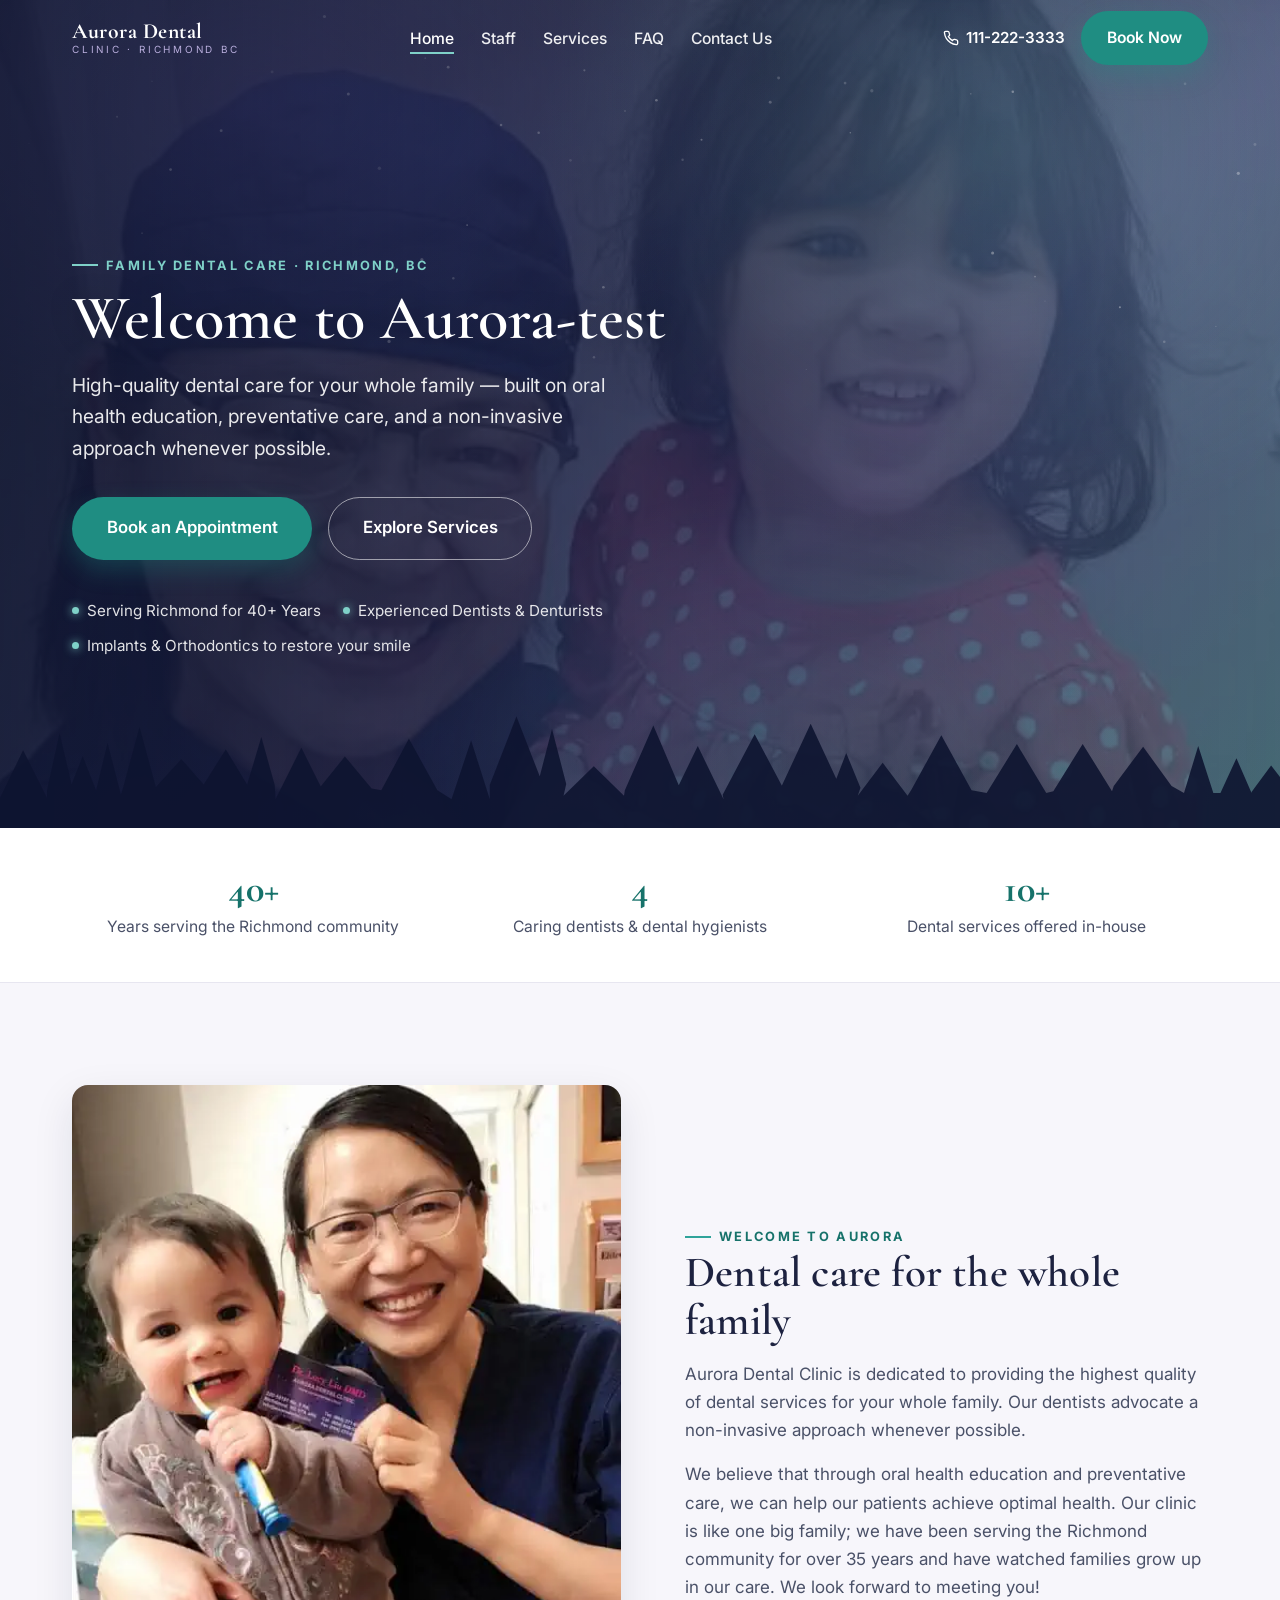
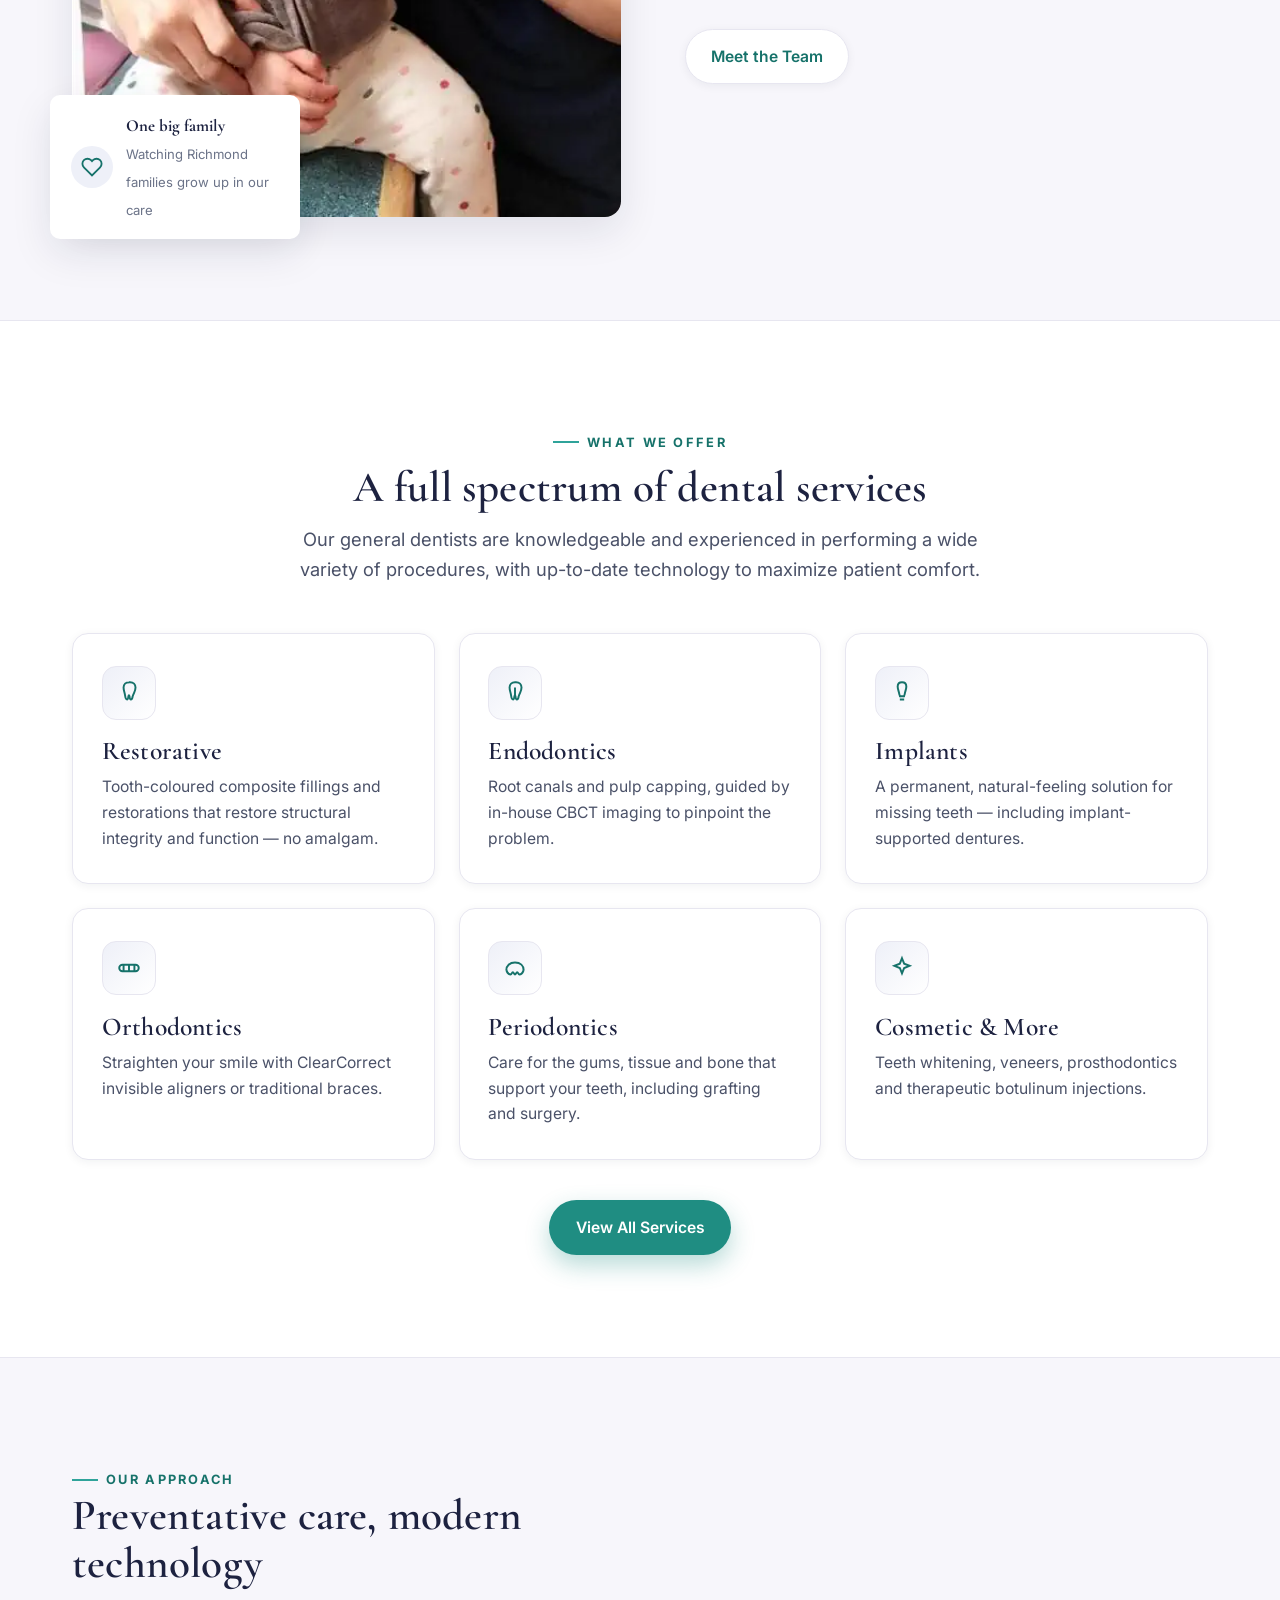
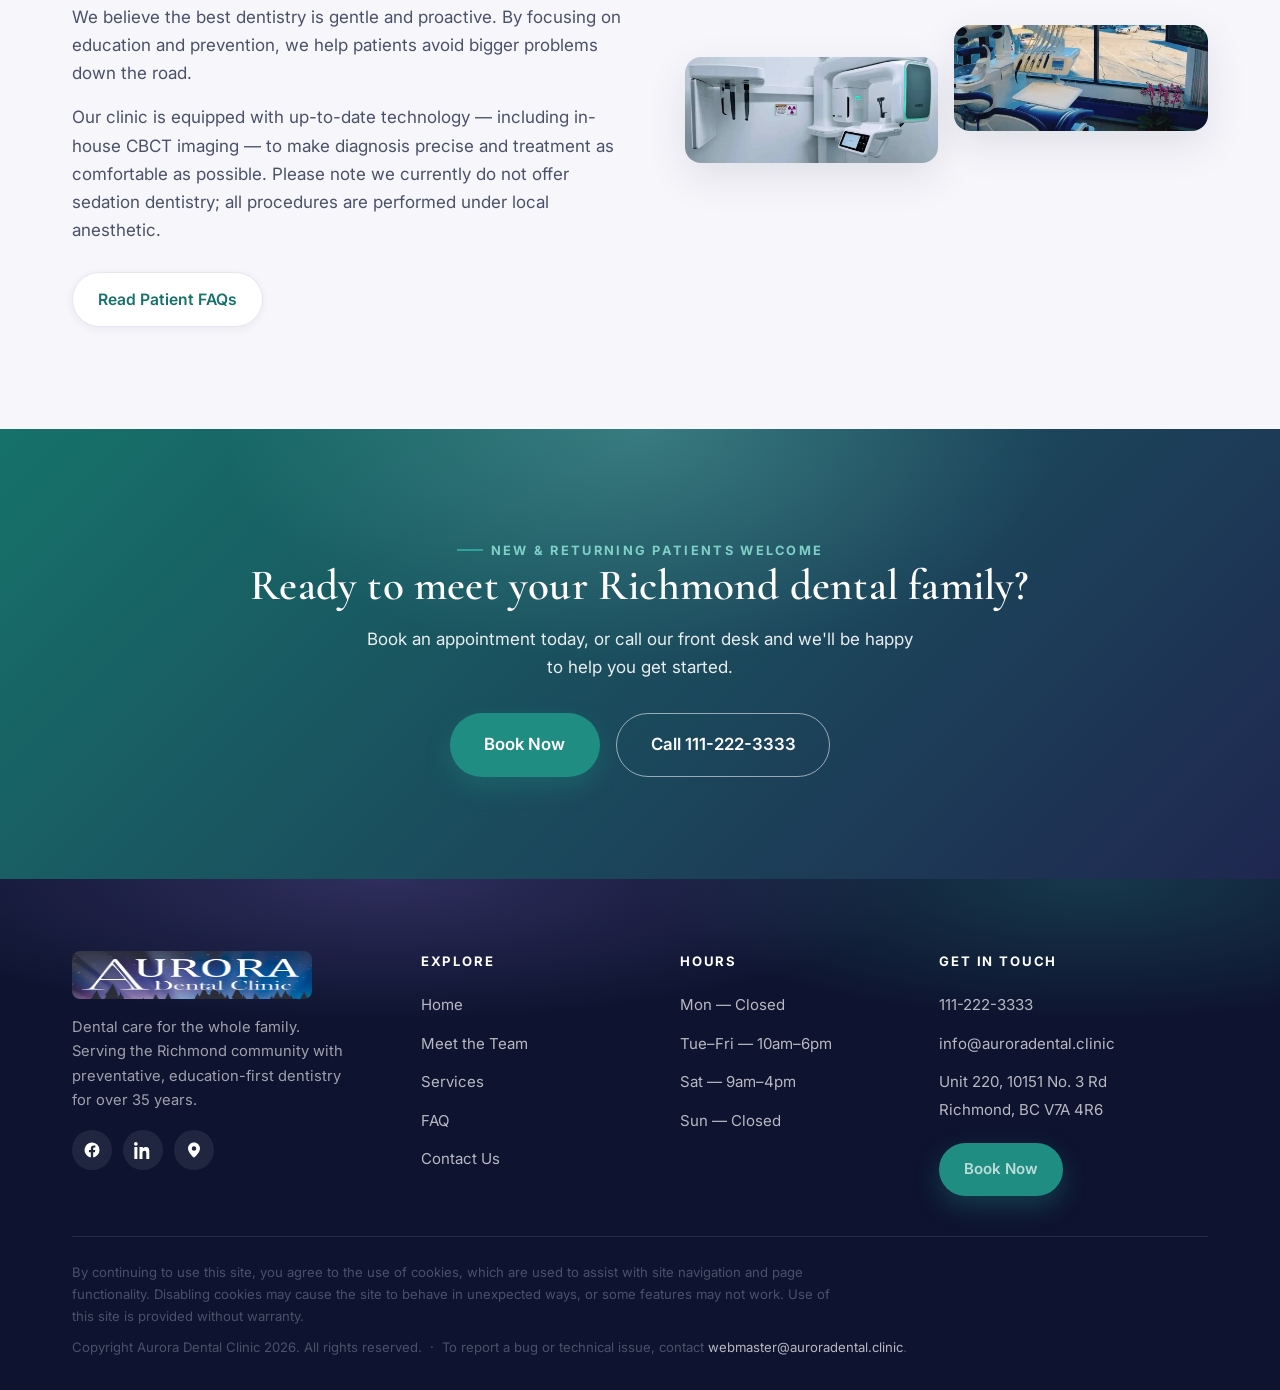
<file: index.html>
<!DOCTYPE html>
<html lang="en">
<head>
<meta charset="UTF-8">
<meta name="viewport" content="width=device-width, initial-scale=1.0">
<title>Aurora Dental – Dental care for the whole family | Richmond, BC</title>
<meta name="description" content="Aurora Dental Clinic provides high-quality dental care for the whole family in Richmond, BC. Our dentists advocate a non-invasive approach through oral health education and preventative care. Serving Richmond for 40+ years.">
<link rel="canonical" href="https://auroradental.clinic/">
<meta name="theme-color" content="#0e1430">
<link rel="icon" href="/assets/images/favicon-32.png" sizes="32x32">
<link rel="apple-touch-icon" href="/assets/images/aurora-icon-180.png">
<meta property="og:type" content="website">
<meta property="og:title" content="Aurora Dental – Dental care for the whole family">
<meta property="og:description" content="High-quality dental care for the whole family in Richmond, BC. A non-invasive approach built on oral health education and preventative care.">
<meta property="og:url" content="https://auroradental.clinic/">
<meta property="og:image" content="https://auroradental.clinic/assets/images/hero-lucy-and-kiki.webp">
<meta property="og:locale" content="en_US">
<meta name="twitter:card" content="summary_large_image">
<link rel="preconnect" href="https://fonts.googleapis.com">
<link rel="preconnect" href="https://fonts.gstatic.com" crossorigin>
<link href="https://fonts.googleapis.com/css2?family=Cormorant+Garamond:wght@500;600;700&family=Inter:wght@400;500;600;700&display=swap" rel="stylesheet">
<link rel="stylesheet" href="/css/style.css">
<script type="application/ld+json">
{
  "@context": "https://schema.org",
  "@type": "Dentist",
  "name": "Aurora Dental Clinic",
  "image": "https://auroradental.clinic/assets/images/office-front.jpg",
  "url": "https://auroradental.clinic/",
  "telephone": "+1-111-222-3333",
  "email": "info@auroradental.clinic",
  "priceRange": "$$",
  "address": {
    "@type": "PostalAddress",
    "streetAddress": "Unit 220, 10151 No. 3 Rd",
    "addressLocality": "Richmond",
    "addressRegion": "BC",
    "postalCode": "V7A 4R6",
    "addressCountry": "CA"
  },
  "geo": { "@type": "GeoCoordinates", "latitude": 49.1388608, "longitude": -123.1402336 },
  "openingHoursSpecification": [
    { "@type": "OpeningHoursSpecification", "dayOfWeek": ["Tuesday","Wednesday","Thursday","Friday"], "opens": "10:00", "closes": "18:00" },
    { "@type": "OpeningHoursSpecification", "dayOfWeek": "Saturday", "opens": "09:00", "closes": "16:00" }
  ],
  "sameAs": [
    "https://www.facebook.com/AuroraDentalinRichmond",
    "https://g.co/kgs/xWzbcXG"
  ]
}
</script>
</head>
<body>
<a class="skip-link" href="#main">Skip to content</a>

<!-- HEADER -->
<header class="site-header over-hero">
  <div class="container">
    <a class="brand" href="/" aria-label="Aurora Dental Clinic home">
      
      <span class="brand-text">
        <span class="brand-name">Aurora Dental</span>
        <span class="brand-sub">Clinic · Richmond BC</span>
      </span>
    </a>
    <button class="menu-toggle" aria-label="Open menu" aria-expanded="false" aria-controls="primary-nav">
      <span></span><span></span><span></span>
    </button>
    <nav class="nav" id="primary-nav" aria-label="Primary">
      <ul class="nav-links">
        <li><a href="/" class="active" aria-current="page">Home</a></li>
        <li><a href="/staff/">Staff</a></li>
        <li><a href="/services/">Services</a></li>
        <li><a href="/faq/">FAQ</a></li>
        <li><a href="/contact/">Contact Us</a></li>
      </ul>
      <a class="nav-phone" href="tel:1112223333">Call 111-222-3333</a>
      <a class="btn btn-primary nav-cta" href="/contact/#booking_form">Book Now</a>
    </nav>
    <div class="header-cta">
      <a class="header-phone" href="tel:1112223333" aria-label="Call Aurora Dental at 111-222-3333">
        <svg width="16" height="16" viewBox="0 0 24 24" fill="none" stroke="currentColor" stroke-width="2" aria-hidden="true"><path d="M22 16.92v3a2 2 0 0 1-2.18 2 19.79 19.79 0 0 1-8.63-3.07 19.5 19.5 0 0 1-6-6 19.79 19.79 0 0 1-3.07-8.67A2 2 0 0 1 4.11 2h3a2 2 0 0 1 2 1.72c.13.96.36 1.9.7 2.81a2 2 0 0 1-.45 2.11L8.09 9.91a16 16 0 0 0 6 6l1.27-1.27a2 2 0 0 1 2.11-.45c.91.34 1.85.57 2.81.7A2 2 0 0 1 22 16.92z"/></svg>
        111-222-3333
      </a>
      <a class="btn btn-primary" href="/contact/#booking_form">Book Now</a>
    </div>
  </div>
</header>
<div class="nav-backdrop" hidden></div>

<main id="main">

<!-- HERO -->
<section class="hero" aria-label="Welcome">
  <div class="hero-img-wrap"><img src="/assets/images/hero-lucy-and-kiki.webp" alt="" width="1200" height="800"></div>
  <svg class="hero-stars" viewBox="0 0 1440 420" preserveAspectRatio="xMidYMin slice" aria-hidden="true"><circle cx="703.1" cy="124.9" r="1.13" fill="#fff" opacity="0.41"/><circle cx="1309.8" cy="384.4" r="1.47" fill="#fff" opacity="0.45"/><circle cx="907.1" cy="415.7" r="0.66" fill="#fff" opacity="0.32"/><circle cx="563.7" cy="140.5" r="1.4" fill="#fff" opacity="0.79"/><circle cx="668.2" cy="401.9" r="1.38" fill="#fff" opacity="0.53"/><circle cx="980.8" cy="102.1" r="1.85" fill="#fff" opacity="0.41"/><circle cx="1367.9" cy="367.2" r="0.7" fill="#fff" opacity="0.4"/><circle cx="474.6" cy="292.0" r="1.75" fill="#fff" opacity="0.72"/><circle cx="391.9" cy="105.7" r="1.74" fill="#fff" opacity="0.7"/><circle cx="171.0" cy="91.4" r="0.95" fill="#fff" opacity="0.34"/><circle cx="641.8" cy="180.4" r="1.47" fill="#fff" opacity="0.37"/><circle cx="510.0" cy="313.0" r="1.34" fill="#fff" opacity="0.56"/><circle cx="426.8" cy="189.3" r="1.89" fill="#fff" opacity="0.38"/><circle cx="767.9" cy="179.8" r="1.39" fill="#fff" opacity="0.48"/><circle cx="1175.6" cy="338.7" r="0.68" fill="#fff" opacity="0.34"/><circle cx="1288.6" cy="23.7" r="0.57" fill="#fff" opacity="0.45"/><circle cx="437.7" cy="384.1" r="1.84" fill="#fff" opacity="0.73"/><circle cx="159.8" cy="262.3" r="1.09" fill="#fff" opacity="0.47"/><circle cx="1116.7" cy="284.7" r="1.72" fill="#fff" opacity="0.8"/><circle cx="365.0" cy="18.5" r="1.76" fill="#fff" opacity="0.5"/><circle cx="956.6" cy="149.3" r="0.83" fill="#fff" opacity="0.79"/><circle cx="478.4" cy="65.4" r="1.0" fill="#fff" opacity="0.42"/><circle cx="32.6" cy="161.4" r="0.5" fill="#fff" opacity="0.51"/><circle cx="504.2" cy="75.6" r="1.58" fill="#fff" opacity="0.71"/><circle cx="306.1" cy="80.9" r="1.64" fill="#fff" opacity="0.35"/><circle cx="112.7" cy="369.9" r="1.51" fill="#fff" opacity="0.59"/><circle cx="443.3" cy="301.1" r="1.16" fill="#fff" opacity="0.65"/><circle cx="1333.2" cy="94.3" r="1.47" fill="#fff" opacity="0.34"/><circle cx="875.9" cy="87.7" r="1.65" fill="#fff" opacity="0.51"/><circle cx="738.4" cy="112.8" r="1.51" fill="#fff" opacity="0.87"/><circle cx="1164.4" cy="311.2" r="1.02" fill="#fff" opacity="0.66"/><circle cx="1411.8" cy="162.6" r="1.65" fill="#fff" opacity="0.33"/><circle cx="1307.8" cy="50.0" r="1.25" fill="#fff" opacity="0.57"/><circle cx="1092.2" cy="105.5" r="0.68" fill="#fff" opacity="0.86"/><circle cx="248.8" cy="147.0" r="1.62" fill="#fff" opacity="0.79"/><circle cx="191.9" cy="190.7" r="1.55" fill="#fff" opacity="0.89"/><circle cx="678.8" cy="323.2" r="1.5" fill="#fff" opacity="0.81"/><circle cx="1393.1" cy="195.0" r="1.82" fill="#fff" opacity="0.69"/><circle cx="866.5" cy="115.1" r="1.63" fill="#fff" opacity="0.61"/><circle cx="606.0" cy="149.4" r="1.46" fill="#fff" opacity="0.76"/><circle cx="1259.9" cy="345.7" r="1.14" fill="#fff" opacity="0.85"/><circle cx="950.7" cy="93.4" r="1.57" fill="#fff" opacity="0.47"/><circle cx="1139.4" cy="103.2" r="1.41" fill="#fff" opacity="0.84"/><circle cx="789.2" cy="157.3" r="1.16" fill="#fff" opacity="0.8"/><circle cx="1254.0" cy="34.4" r="1.85" fill="#fff" opacity="0.62"/><circle cx="657.4" cy="79.1" r="1.21" fill="#fff" opacity="0.68"/><circle cx="525.5" cy="253.2" r="1.02" fill="#fff" opacity="0.87"/><circle cx="131.7" cy="131.4" r="1.1" fill="#fff" opacity="0.69"/></svg>
  <div class="readability"></div>
  <div class="container">
    <div class="hero-inner">
      <span class="eyebrow" data-enter="1">Family Dental Care · Richmond, BC</span>
      <h1 data-enter="2">Welcome to Aurora-test</h1>
      <p class="hero-sub" data-enter="3">High-quality dental care for your whole family — built on oral health education, preventative care, and a non-invasive approach whenever possible.</p>
      <div class="hero-actions" data-enter="4">
        <a class="btn btn-primary btn-lg" href="/contact/#booking_form">Book an Appointment</a>
        <a class="btn btn-ghost btn-lg" href="/services/">Explore Services</a>
      </div>
      <div class="hero-captions" data-enter="4">
        <span>Serving Richmond for 40+ Years</span>
        <span>Experienced Dentists &amp; Denturists</span>
        <span>Implants &amp; Orthodontics to restore your smile</span>
      </div>
    </div>
  </div>
  <svg class="hero-treeline" viewBox="0 0 1440 130" preserveAspectRatio="none" aria-hidden="true"><path fill="#0e1430" d="M0,130 L0,90 L0,96 L26,42 L53,96 L53,87 L67,23 L82,87 L78,87 L93,49 L108,87 L107,92 L121,34 L136,92 L138,86 L157,16 L176,86 L174,85 L204,52 L233,85 L224,89 L254,41 L283,89 L278,81 L294,27 L309,81 L310,97 L339,39 L368,97 L359,85 L388,49 L418,85 L429,87 L460,29 L492,87 L508,97 L530,31 L551,97 L551,81 L581,4 L611,81 L605,80 L621,18 L637,80 L634,93 L668,60 L702,93 L703,87 L735,14 L766,87 L756,97 L785,37 L814,97 L813,92 L849,24 L885,92 L879,83 L912,12 L945,83 L937,84 L952,45 L968,84 L965,93 L993,56 L1021,93 L1025,87 L1059,25 L1093,87 L1110,90 L1144,35 L1177,90 L1185,88 L1218,35 L1251,88 L1253,82 L1286,38 L1318,82 L1332,90 L1348,37 L1365,90 L1373,90 L1391,51 L1408,90 L1408,89 L1430,59 L1440,72 L1440,130 Z"/></svg>
</section>

<!-- TRUST BAND -->
<section class="trust-band">
  <div class="container">
    <div class="trust-grid" data-stagger>
      <div class="trust-item"><div class="num">40+</div><div class="lab">Years serving the Richmond community</div></div>
      <div class="trust-item"><div class="num">4</div><div class="lab">Caring dentists &amp; dental hygienists</div></div>
      <div class="trust-item"><div class="num">10+</div><div class="lab">Dental services offered in-house</div></div>
    </div>
  </div>
</section>

<!-- WELCOME / SPLIT -->
<section class="section">
  <div class="container">
    <div class="split">
      <div class="split-media" data-reveal-img>
        <img src="/assets/images/lucy-and-baby.webp" alt="Aurora Dental — caring for families of all ages in Richmond" width="800" height="600">
        <div class="media-badge">
          <span class="ic" aria-hidden="true">
            <svg width="22" height="22" viewBox="0 0 24 24" fill="none" stroke="currentColor" stroke-width="2"><path d="M20.84 4.61a5.5 5.5 0 0 0-7.78 0L12 5.67l-1.06-1.06a5.5 5.5 0 0 0-7.78 7.78l1.06 1.06L12 21.23l7.78-7.78 1.06-1.06a5.5 5.5 0 0 0 0-7.78z"/></svg>
          </span>
          <div><b>One big family</b><br><small>Watching Richmond families grow up in our care</small></div>
        </div>
      </div>
      <div class="split-body" data-reveal>
        <span class="eyebrow">Welcome to Aurora</span>
        <h2>Dental care for the whole family</h2>
        <p>Aurora Dental Clinic is dedicated to providing the highest quality of dental services for your whole family. Our dentists advocate a non-invasive approach whenever possible.</p>
        <p>We believe that through oral health education and preventative care, we can help our patients achieve optimal health. Our clinic is like one big family; we have been serving the Richmond community for over 35 years and have watched families grow up in our care. We look forward to meeting you!</p>
        <a class="btn btn-outline" href="/staff/">Meet the Team</a>
      </div>
    </div>
  </div>
</section>

<!-- SERVICES PREVIEW -->
<section class="section" style="background:var(--white);border-top:1px solid var(--line);border-bottom:1px solid var(--line);">
  <div class="container">
    <div class="section-head center">
      <span class="eyebrow">What We Offer</span>
      <h2>A full spectrum of dental services</h2>
      <p class="lead">Our general dentists are knowledgeable and experienced in performing a wide variety of procedures, with up-to-date technology to maximize patient comfort.</p>
    </div>
    <div class="cards" data-stagger>
      <a class="card" href="/services/#restorative">
        <div class="ic" aria-hidden="true"><svg width="26" height="26" viewBox="0 0 24 24" fill="none" stroke="currentColor" stroke-width="1.8"><path d="M12 2c-3 0-5 2-5 5 0 3 1 4 1.5 8 .3 2.3 1 3 1.7 3 .8 0 1-1 1.3-3 .2-1.3.7-1.3.9 0 .3 2 .5 3 1.3 3 .7 0 1.4-.7 1.7-3C16.9 11 18 10 18 7c0-3-2-5-5-5a4 4 0 0 0-1 .13A4 4 0 0 0 12 2z"/></svg></div>
        <h3>Restorative</h3>
        <p>Tooth-coloured composite fillings and restorations that restore structural integrity and function — no amalgam.</p>
      </a>
      <a class="card" href="/services/#endodontics">
        <div class="ic" aria-hidden="true"><svg width="26" height="26" viewBox="0 0 24 24" fill="none" stroke="currentColor" stroke-width="1.8"><path d="M12 2c-3 0-5 2-5 5 0 3 1 4 1.5 8 .3 2.3 1 3 1.7 3 .8 0 1-1 1.3-3 .2-1.3.7-1.3.9 0 .3 2 .5 3 1.3 3 .7 0 1.4-.7 1.7-3C16.9 11 18 10 18 7c0-3-2-5-5-5z"/><path d="M12 7v8"/></svg></div>
        <h3>Endodontics</h3>
        <p>Root canals and pulp capping, guided by in-house CBCT imaging to pinpoint the problem.</p>
      </a>
      <a class="card" href="/services/#implants">
        <div class="ic" aria-hidden="true"><svg width="26" height="26" viewBox="0 0 24 24" fill="none" stroke="currentColor" stroke-width="1.8"><path d="M12 2c-2.5 0-4 1.5-4 4s1 4 1.5 7c.2 1.5.8 2 1.2 2"/><path d="M12 2c2.5 0 4 1.5 4 4s-1 4-1.5 7c-.2 1.5-.8 2-1.2 2"/><path d="M9.5 15h5M10 18h4"/></svg></div>
        <h3>Implants</h3>
        <p>A permanent, natural-feeling solution for missing teeth — including implant-supported dentures.</p>
      </a>
      <a class="card" href="/services/#orthodontics">
        <div class="ic" aria-hidden="true"><svg width="26" height="26" viewBox="0 0 24 24" fill="none" stroke="currentColor" stroke-width="1.8"><rect x="3" y="9" width="18" height="6" rx="3"/><path d="M7 9v6M12 9v6M17 9v6"/></svg></div>
        <h3>Orthodontics</h3>
        <p>Straighten your smile with ClearCorrect invisible aligners or traditional braces.</p>
      </a>
      <a class="card" href="/services/#periodontics">
        <div class="ic" aria-hidden="true"><svg width="26" height="26" viewBox="0 0 24 24" fill="none" stroke="currentColor" stroke-width="1.8"><path d="M4 14c0-4 3-7 8-7s8 3 8 7"/><path d="M4 14c1 3 3 4 4 4s1-2 2-2 1 2 2 2 1-2 2-2 1 2 2 2 3-1 4-4"/></svg></div>
        <h3>Periodontics</h3>
        <p>Care for the gums, tissue and bone that support your teeth, including grafting and surgery.</p>
      </a>
      <a class="card" href="/services/#cosmetic">
        <div class="ic" aria-hidden="true"><svg width="26" height="26" viewBox="0 0 24 24" fill="none" stroke="currentColor" stroke-width="1.8"><path d="M12 3l2 5 5 2-5 2-2 5-2-5-5-2 5-2z"/></svg></div>
        <h3>Cosmetic &amp; More</h3>
        <p>Teeth whitening, veneers, prosthodontics and therapeutic botulinum injections.</p>
      </a>
    </div>
    <div class="center" style="margin-top:2.5rem;">
      <a class="btn btn-primary" href="/services/">View All Services</a>
    </div>
  </div>
</section>

<!-- APPROACH / GALLERY SPLIT -->
<section class="section">
  <div class="container">
    <div class="split reverse">
      <div class="split-media" data-reveal-img>
        <div class="stack-2">
          <img src="/assets/images/dental-station-1.webp" alt="A treatment station at Aurora Dental Clinic" width="400" height="300">
          <img src="/assets/images/dental-station-2.webp" alt="Modern dental equipment at Aurora Dental Clinic" width="400" height="300">
        </div>
      </div>
      <div class="split-body" data-reveal>
        <span class="eyebrow">Our Approach</span>
        <h2>Preventative care, modern technology</h2>
        <p>We believe the best dentistry is gentle and proactive. By focusing on education and prevention, we help patients avoid bigger problems down the road.</p>
        <p>Our clinic is equipped with up-to-date technology — including in-house CBCT imaging — to make diagnosis precise and treatment as comfortable as possible. Please note we currently do not offer sedation dentistry; all procedures are performed under local anesthetic.</p>
        <a class="btn btn-outline" href="/faq/">Read Patient FAQs</a>
      </div>
    </div>
  </div>
</section>

<!-- CTA BAND -->
<section class="section cta-band">
  <div class="container">
    <span class="eyebrow" style="color:var(--teal-300);justify-content:center;">New &amp; Returning Patients Welcome</span>
    <h2>Ready to meet your Richmond dental family?</h2>
    <p>Book an appointment today, or call our front desk and we'll be happy to help you get started.</p>
    <div class="cta-actions">
      <a class="btn btn-primary btn-lg" href="/contact/#booking_form">Book Now</a>
      <a class="btn btn-ghost btn-lg" href="tel:1112223333">Call 111-222-3333</a>
    </div>
  </div>
</section>

</main>

<!-- FOOTER -->
<footer class="site-footer">
  <div class="container">
    <div class="footer-top">
      <div class="footer-brand">
        <img src="/assets/images/aurora-icon.png" alt="Aurora Dental Clinic" width="240" height="96">
        <p>Dental care for the whole family. Serving the Richmond community with preventative, education-first dentistry for over 35 years.</p>
        <div class="social-row">
          <a href="https://www.facebook.com/AuroraDentalinRichmond" target="_blank" rel="noopener" aria-label="Aurora Dental on Facebook"><svg width="18" height="18" viewBox="0 0 24 24" fill="currentColor"><path d="M22 12a10 10 0 1 0-11.56 9.88v-6.99H7.9V12h2.54V9.8c0-2.5 1.49-3.89 3.78-3.89 1.09 0 2.24.2 2.24.2v2.46h-1.26c-1.24 0-1.63.77-1.63 1.56V12h2.78l-.44 2.89h-2.34v6.99A10 10 0 0 0 22 12z"/></svg></a>
          <a href="https://www.linkedin.com/in/%E7%9C%9F%E5%AD%90-%E5%88%98-23934189/" target="_blank" rel="noopener" aria-label="Dr. Lucy Liu on LinkedIn"><svg width="18" height="18" viewBox="0 0 24 24" fill="currentColor"><path d="M4.98 3.5A2.5 2.5 0 1 1 0 3.5a2.5 2.5 0 0 1 4.98 0zM.5 8h4V24h-4V8zm7.5 0h3.8v2.2h.05c.53-1 1.83-2.2 3.77-2.2 4.03 0 4.78 2.65 4.78 6.1V24h-4v-7.1c0-1.7 0-3.9-2.37-3.9-2.38 0-2.74 1.85-2.74 3.77V24h-4V8z"/></svg></a>
          <a href="https://g.co/kgs/xWzbcXG" target="_blank" rel="noopener" aria-label="Aurora Dental on Google Maps"><svg width="18" height="18" viewBox="0 0 24 24" fill="currentColor"><path d="M12 2C7.6 2 4 5.6 4 10c0 5.4 7 11.5 7.3 11.8.4.3.9.3 1.3 0C13 21.5 20 15.4 20 10c0-4.4-3.6-8-8-8zm0 11a3 3 0 1 1 0-6 3 3 0 0 1 0 6z"/></svg></a>
        </div>
      </div>
      <div class="footer-col">
        <h4>Explore</h4>
        <ul>
          <li><a href="/">Home</a></li>
          <li><a href="/staff/">Meet the Team</a></li>
          <li><a href="/services/">Services</a></li>
          <li><a href="/faq/">FAQ</a></li>
          <li><a href="/contact/">Contact Us</a></li>
        </ul>
      </div>
      <div class="footer-col">
        <h4>Hours</h4>
        <ul>
          <li><span>Mon — Closed</span></li>
          <li><span>Tue–Fri — 10am–6pm</span></li>
          <li><span>Sat — 9am–4pm</span></li>
          <li><span>Sun — Closed</span></li>
        </ul>
      </div>
      <div class="footer-col">
        <h4>Get in Touch</h4>
        <ul>
          <li><a href="tel:1112223333">111-222-3333</a></li>
          <li><a href="mailto:info@auroradental.clinic">info@auroradental.clinic</a></li>
          <li><a href="/contact/#map">Unit 220, 10151 No. 3 Rd<br>Richmond, BC V7A 4R6</a></li>
          <li><a class="btn btn-primary" href="/contact/#booking_form" style="margin-top:.6rem;">Book Now</a></li>
        </ul>
      </div>
    </div>
    <div class="footer-bottom">
      <p class="cookie">By continuing to use this site, you agree to the use of cookies, which are used to assist with site navigation and page functionality. Disabling cookies may cause the site to behave in unexpected ways, or some features may not work. Use of this site is provided without warranty.</p>
      <p>Copyright Aurora Dental Clinic <span id="year">2025</span>. All rights reserved. &nbsp;·&nbsp; To report a bug or technical issue, contact <a href="mailto:webmaster@auroradental.clinic">webmaster@auroradental.clinic</a>.</p>
    </div>
  </div>
</footer>

<script src="/js/main.js" defer></script>
</body>
</html>
</file>
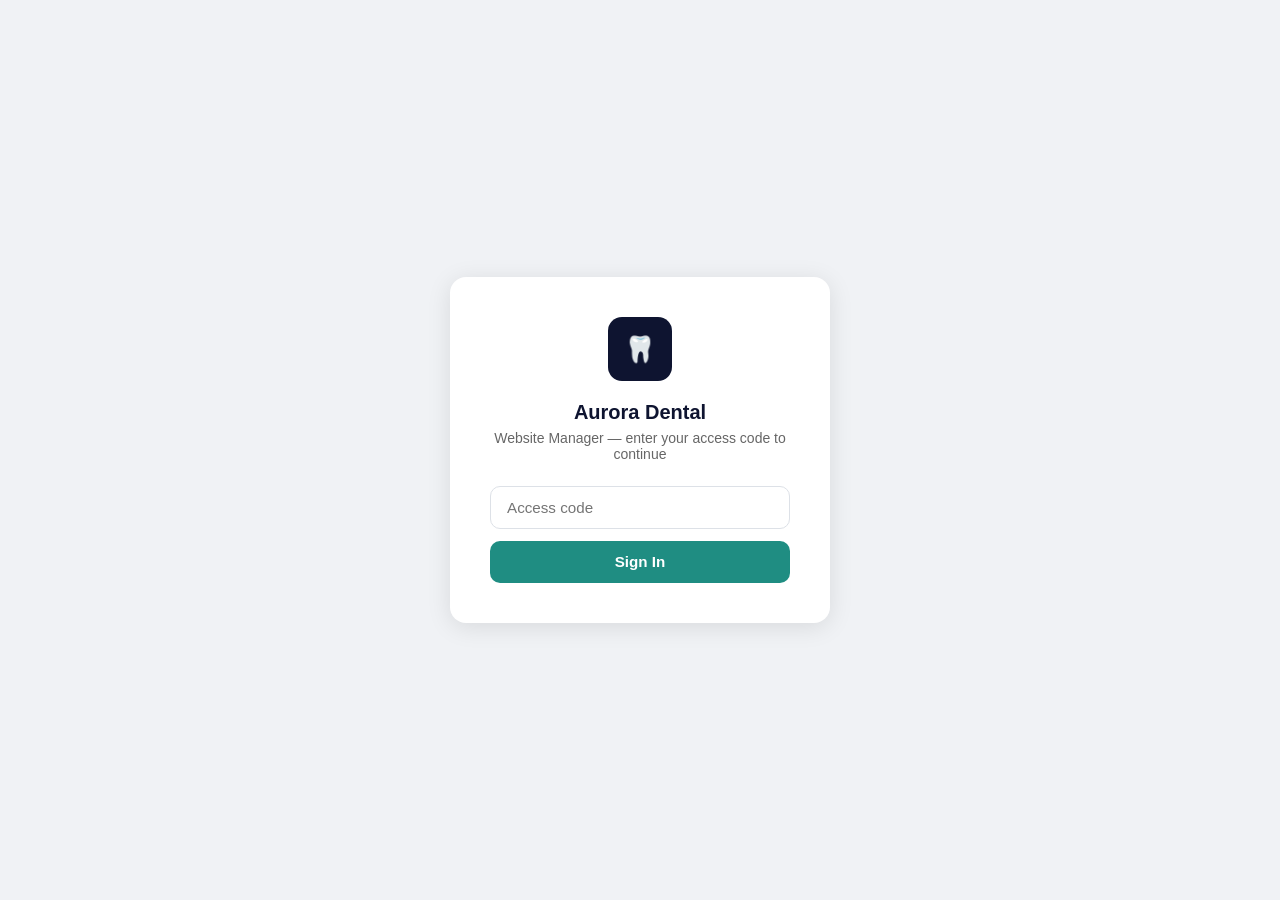
<file: admin/index.html>
<!DOCTYPE html>
<html lang="en">
<head>
<meta charset="UTF-8">
<meta name="viewport" content="width=device-width, initial-scale=1.0">
<title>Aurora Dental – Website Manager</title>
<style>
  *, *::before, *::after { box-sizing: border-box; margin: 0; padding: 0; }

  body {
    font-family: -apple-system, BlinkMacSystemFont, 'Segoe UI', sans-serif;
    background: #f0f2f5;
    min-height: 100vh;
    display: flex;
    align-items: center;
    justify-content: center;
  }

  /* ── Login ── */
  #login-screen {
    background: white;
    border-radius: 16px;
    padding: 2.5rem;
    width: 100%;
    max-width: 380px;
    box-shadow: 0 4px 24px rgba(0,0,0,0.1);
    text-align: center;
  }
  #login-screen .logo {
    width: 64px;
    height: 64px;
    background: #0e1430;
    border-radius: 14px;
    display: flex;
    align-items: center;
    justify-content: center;
    margin: 0 auto 1.25rem;
    font-size: 1.6rem;
  }
  #login-screen h1 { font-size: 1.25rem; color: #0e1430; margin-bottom: .35rem; }
  #login-screen p { font-size: .875rem; color: #666; margin-bottom: 1.5rem; }
  #login-screen input {
    width: 100%;
    padding: .75rem 1rem;
    border: 1.5px solid #dde1e7;
    border-radius: 10px;
    font-size: .95rem;
    outline: none;
    margin-bottom: .75rem;
    transition: border-color .2s;
  }
  #login-screen input:focus { border-color: #1f8d82; }
  #login-screen button {
    width: 100%;
    padding: .8rem;
    background: #1f8d82;
    color: white;
    border: none;
    border-radius: 10px;
    font-size: .95rem;
    font-weight: 600;
    cursor: pointer;
    transition: background .2s;
  }
  #login-screen button:hover { background: #17726a; }
  #login-err { color: #c0392b; font-size: .85rem; margin-top: .6rem; display: none; }

  /* ── App Shell ── */
  #app {
    display: none;
    flex-direction: column;
    width: 100%;
    max-width: 760px;
    height: 100vh;
    max-height: 100vh;
  }

  .app-header {
    background: #0e1430;
    color: white;
    padding: 1rem 1.5rem;
    display: flex;
    align-items: center;
    gap: .75rem;
    flex-shrink: 0;
  }
  .app-header .dot {
    width: 8px; height: 8px;
    border-radius: 50%;
    background: #2fa39a;
  }
  .app-header h1 { font-size: 1rem; font-weight: 600; flex: 1; }
  .app-header .site-badge {
    font-size: .75rem;
    background: rgba(255,255,255,.12);
    padding: .25rem .6rem;
    border-radius: 99px;
    color: #7fd1c8;
  }

  .messages {
    flex: 1;
    overflow-y: auto;
    padding: 1.25rem 1.5rem;
    display: flex;
    flex-direction: column;
    gap: .75rem;
  }

  .msg {
    display: flex;
    flex-direction: column;
    max-width: 85%;
  }
  .msg.user { align-self: flex-end; align-items: flex-end; }
  .msg.bot { align-self: flex-start; align-items: flex-start; }

  .msg-bubble {
    padding: .75rem 1rem;
    border-radius: 14px;
    font-size: .9rem;
    line-height: 1.5;
    white-space: pre-wrap;
    word-break: break-word;
  }
  .msg.user .msg-bubble {
    background: #0e1430;
    color: white;
    border-bottom-right-radius: 4px;
  }
  .msg.bot .msg-bubble {
    background: white;
    color: #1d2240;
    border: 1.5px solid #eaedf1;
    border-bottom-left-radius: 4px;
    box-shadow: 0 1px 4px rgba(0,0,0,.05);
  }
  .msg-time {
    font-size: .72rem;
    color: #999;
    margin-top: .3rem;
    padding: 0 .25rem;
  }

  /* Preview / confirm block */
  .preview-block {
    background: white;
    border: 1.5px solid #e0e8ff;
    border-radius: 12px;
    padding: 1rem 1.1rem;
    font-size: .88rem;
    line-height: 1.5;
  }
  .preview-block .preview-label {
    font-size: .75rem;
    font-weight: 700;
    text-transform: uppercase;
    letter-spacing: .05em;
    color: #6c5fb0;
    margin-bottom: .5rem;
  }
  .preview-block .change-row {
    display: grid;
    grid-template-columns: auto 1fr;
    gap: .25rem .5rem;
    margin-bottom: .4rem;
  }
  .change-row .field { color: #888; font-size: .82rem; }
  .change-row .val { color: #1d2240; }
  .change-row .val.new { color: #1f8d82; font-weight: 500; }
  .preview-actions { display: flex; gap: .6rem; margin-top: .8rem; }
  .preview-actions button {
    padding: .5rem 1.1rem;
    border-radius: 8px;
    font-size: .85rem;
    font-weight: 600;
    cursor: pointer;
    border: none;
    transition: background .15s;
  }
  .btn-confirm { background: #1f8d82; color: white; }
  .btn-confirm:hover { background: #17726a; }
  .btn-cancel { background: #f0f2f5; color: #555; }
  .btn-cancel:hover { background: #e3e6ea; }

  /* Status */
  .status-pill {
    display: inline-flex;
    align-items: center;
    gap: .4rem;
    font-size: .8rem;
    padding: .3rem .75rem;
    border-radius: 99px;
    font-weight: 500;
  }
  .status-pill.thinking { background: #f0f2f5; color: #666; }
  .status-pill.success  { background: #e6f7f5; color: #1f8d82; }
  .status-pill.error    { background: #fdecea; color: #c0392b; }
  .status-pill .spin {
    width: 12px; height: 12px;
    border: 2px solid currentColor;
    border-top-color: transparent;
    border-radius: 50%;
    animation: spin .7s linear infinite;
  }
  @keyframes spin { to { transform: rotate(360deg); } }

  /* Image preview in chat */
  .img-preview {
    max-width: 180px;
    border-radius: 8px;
    margin-bottom: .4rem;
    border: 1.5px solid #eaedf1;
  }

  /* Input area */
  .input-area {
    background: white;
    border-top: 1.5px solid #eaedf1;
    padding: 1rem 1.5rem;
    flex-shrink: 0;
  }

  .upload-preview {
    display: flex;
    gap: .5rem;
    flex-wrap: wrap;
    margin-bottom: .6rem;
  }
  .upload-chip {
    display: flex;
    align-items: center;
    gap: .4rem;
    background: #f0f2f5;
    border-radius: 8px;
    padding: .3rem .6rem;
    font-size: .8rem;
    color: #444;
  }
  .upload-chip img { width: 28px; height: 28px; border-radius: 4px; object-fit: cover; }
  .upload-chip button {
    background: none; border: none; cursor: pointer;
    color: #999; font-size: .9rem; line-height: 1; padding: 0 .1rem;
  }

  .input-row {
    display: flex;
    gap: .6rem;
    align-items: flex-end;
  }

  .input-row textarea {
    flex: 1;
    padding: .7rem .9rem;
    border: 1.5px solid #dde1e7;
    border-radius: 12px;
    font-size: .9rem;
    font-family: inherit;
    resize: none;
    outline: none;
    line-height: 1.5;
    min-height: 44px;
    max-height: 140px;
    transition: border-color .2s;
    overflow-y: auto;
  }
  .input-row textarea:focus { border-color: #1f8d82; }

  .input-btns { display: flex; flex-direction: column; gap: .4rem; }

  .btn-icon {
    width: 40px; height: 40px;
    border-radius: 10px;
    border: 1.5px solid #dde1e7;
    background: white;
    display: flex;
    align-items: center;
    justify-content: center;
    cursor: pointer;
    transition: background .15s, border-color .15s;
    color: #666;
  }
  .btn-icon:hover { background: #f0f2f5; border-color: #c0c5ce; }

  .btn-send {
    width: 40px; height: 40px;
    border-radius: 10px;
    background: #0e1430;
    border: none;
    display: flex;
    align-items: center;
    justify-content: center;
    cursor: pointer;
    transition: background .15s;
    color: white;
  }
  .btn-send:hover { background: #1f2750; }
  .btn-send:disabled { background: #ccc; cursor: not-allowed; }

  .input-hint {
    font-size: .75rem;
    color: #aaa;
    margin-top: .5rem;
    text-align: center;
  }

  #file-input { display: none; }

  /* Examples */
  .examples {
    display: flex;
    gap: .5rem;
    flex-wrap: wrap;
    margin-bottom: .75rem;
  }
  .example-chip {
    font-size: .8rem;
    padding: .35rem .8rem;
    background: #f0f2f5;
    border-radius: 99px;
    cursor: pointer;
    border: 1.5px solid transparent;
    transition: all .15s;
    color: #444;
  }
  .example-chip:hover { background: #e5e9ef; border-color: #c0c5ce; }

  /* Empty state */
  .empty-state {
    flex: 1;
    display: flex;
    flex-direction: column;
    align-items: center;
    justify-content: center;
    text-align: center;
    padding: 2rem;
    color: #888;
  }
  .empty-state .icon { font-size: 2.5rem; margin-bottom: .75rem; }
  .empty-state h2 { font-size: 1.05rem; color: #444; margin-bottom: .4rem; }
  .empty-state p { font-size: .875rem; line-height: 1.6; }
</style>
</head>
<body>

<!-- ══ LOGIN SCREEN ══ -->
<div id="login-screen">
  <div class="logo">🦷</div>
  <h1>Aurora Dental</h1>
  <p>Website Manager — enter your access code to continue</p>
  <input type="password" id="token-input" placeholder="Access code" autocomplete="current-password">
  <button onclick="doLogin()">Sign In</button>
  <p id="login-err">Incorrect access code. Please try again.</p>
</div>

<!-- ══ APP ══ -->
<div id="app">
  <div class="app-header">
    <div class="dot"></div>
    <h1>Website Manager</h1>
    <span class="site-badge">auroradental.clinic</span>
  </div>

  <div class="messages" id="messages">
    <div class="empty-state" id="empty-state">
      <div class="icon">✏️</div>
      <h2>What would you like to update?</h2>
      <p>Type a request below, or upload an image.<br>I'll show you a preview before making any changes.</p>
    </div>
  </div>

  <div class="input-area">
    <div class="examples" id="examples">
      <span class="example-chip" onclick="fillExample(this)">Change our phone number</span>
      <span class="example-chip" onclick="fillExample(this)">Update office hours</span>
      <span class="example-chip" onclick="fillExample(this)">Add a new FAQ</span>
      <span class="example-chip" onclick="fillExample(this)">Update Dr. Lucy's bio</span>
      <span class="example-chip" onclick="fillExample(this)">Change the hero image</span>
    </div>

    <div class="upload-preview" id="upload-preview" style="display:none;"></div>

    <div class="input-row">
      <textarea
        id="msg-input"
        placeholder="Describe what you'd like to change…"
        rows="1"
        onkeydown="handleKey(event)"
        oninput="autoResize(this)"
      ></textarea>
      <div class="input-btns">
        <label class="btn-icon" title="Upload image">
          <svg width="18" height="18" viewBox="0 0 24 24" fill="none" stroke="currentColor" stroke-width="2"><rect x="3" y="3" width="18" height="18" rx="3"/><circle cx="8.5" cy="8.5" r="1.5"/><path d="M21 15l-5-5L5 21"/></svg>
          <input type="file" id="file-input" accept="image/*" multiple onchange="handleFiles(event)">
        </label>
        <button class="btn-send" id="send-btn" onclick="sendMessage()" title="Send">
          <svg width="16" height="16" viewBox="0 0 24 24" fill="none" stroke="currentColor" stroke-width="2.5"><path d="M22 2L11 13M22 2L15 22l-4-9-9-4 20-7z"/></svg>
        </button>
      </div>
    </div>
    <p class="input-hint">Changes are previewed before going live · Updates take ~1-2 minutes to appear on your site</p>
  </div>
</div>

<script>
// ── Config ──────────────────────────────────────────────────
const N8N_WEBHOOK_URL = 'https://zyz18922182165.app.n8n.cloud/webhook/aurora-cms';
const ACCESS_TOKEN    = 'aurora-xk7p2m';
// ────────────────────────────────────────────────────────────

let pendingFiles = [];
let pendingConfirm = null;
let isSending = false;

// Auth
function doLogin() {
  const val = document.getElementById('token-input').value.trim();
  if (val === ACCESS_TOKEN) {
    document.getElementById('login-screen').style.display = 'none';
    document.getElementById('app').style.display = 'flex';
    document.getElementById('msg-input').focus();
  } else {
    document.getElementById('login-err').style.display = 'block';
  }
}
document.getElementById('token-input').addEventListener('keydown', e => {
  if (e.key === 'Enter') doLogin();
});

// File handling
function handleFiles(e) {
  const files = Array.from(e.target.files);
  files.forEach(f => {
    const reader = new FileReader();
    reader.onload = ev => {
      pendingFiles.push({ name: f.name, type: f.type, dataUrl: ev.target.result });
      renderUploadPreviews();
    };
    reader.readAsDataURL(f);
  });
  e.target.value = '';
}

function renderUploadPreviews() {
  const container = document.getElementById('upload-preview');
  container.style.display = pendingFiles.length ? 'flex' : 'none';
  container.innerHTML = pendingFiles.map((f, i) => `
    <div class="upload-chip">
      ${f.type.startsWith('image/') ? `<img src="${f.dataUrl}" alt="">` : '📎'}
      <span>${f.name}</span>
      <button onclick="removeFile(${i})">×</button>
    </div>
  `).join('');
}

function removeFile(i) {
  pendingFiles.splice(i, 1);
  renderUploadPreviews();
}

// Textarea
function autoResize(el) {
  el.style.height = 'auto';
  el.style.height = Math.min(el.scrollHeight, 140) + 'px';
}

function handleKey(e) {
  if (e.key === 'Enter' && !e.shiftKey) {
    e.preventDefault();
    sendMessage();
  }
}

function fillExample(el) {
  document.getElementById('msg-input').value = el.textContent;
  document.getElementById('examples').style.display = 'none';
  document.getElementById('msg-input').focus();
}

// Messages
function addMsg(role, content, extra = {}) {
  const emptyState = document.getElementById('empty-state');
  if (emptyState) emptyState.remove();

  const examples = document.getElementById('examples');
  if (examples) examples.style.display = 'none';

  const container = document.getElementById('messages');
  const div = document.createElement('div');
  div.className = `msg ${role}`;

  const now = new Date().toLocaleTimeString('en', { hour: '2-digit', minute: '2-digit' });

  if (extra.imgDataUrl) {
    const img = document.createElement('img');
    img.src = extra.imgDataUrl;
    img.className = 'img-preview';
    div.appendChild(img);
  }

  const bubble = document.createElement('div');
  bubble.className = 'msg-bubble';
  bubble.textContent = content;
  div.appendChild(bubble);

  const time = document.createElement('div');
  time.className = 'msg-time';
  time.textContent = now;
  div.appendChild(time);

  container.appendChild(div);
  container.scrollTop = container.scrollHeight;
  return bubble;
}

function addStatus(text, type = 'thinking') {
  const container = document.getElementById('messages');
  const div = document.createElement('div');
  div.className = 'msg bot';
  div.id = 'status-msg';
  div.innerHTML = `<span class="status-pill ${type}">${type === 'thinking' ? '<span class="spin"></span>' : ''}${text}</span>`;
  container.appendChild(div);
  container.scrollTop = container.scrollHeight;
  return div;
}

function removeStatus() {
  const s = document.getElementById('status-msg');
  if (s) s.remove();
}

function addPreview(previewData) {
  const container = document.getElementById('messages');
  const div = document.createElement('div');
  div.className = 'msg bot';

  // Stash the commit payload so confirmPublish can send it back to n8n
  window.__pendingCommits = window.__pendingCommits || {};
  window.__pendingCommits[previewData.jobId] = previewData.commitData || [];

  const summary = previewData.summary || 'Ready to apply the following changes:';
  const changes = previewData.changes || [];

  const changesHtml = changes.map(c => `
    <div class="change-row">
      <span class="field">${c.field}:</span>
      <span class="val new">${c.newValue}</span>
    </div>
  `).join('');

  div.innerHTML = `
    <div class="preview-block">
      <div class="preview-label">Preview — confirm to go live</div>
      <p style="margin-bottom:.6rem;color:#1d2240;">${summary}</p>
      ${changesHtml}
      <div class="preview-actions">
        <button class="btn-confirm" onclick="confirmPublish('${previewData.jobId}')">Publish changes</button>
        <button class="btn-cancel" onclick="cancelPublish(this)">Cancel</button>
      </div>
    </div>
  `;

  const now = new Date().toLocaleTimeString('en', { hour: '2-digit', minute: '2-digit' });
  const time = document.createElement('div');
  time.className = 'msg-time';
  time.textContent = now;
  div.appendChild(time);

  container.appendChild(div);
  container.scrollTop = container.scrollHeight;
}

// Send
async function sendMessage() {
  if (isSending) return;
  const input = document.getElementById('msg-input');
  const text = input.value.trim();
  if (!text && pendingFiles.length === 0) return;

  isSending = true;
  document.getElementById('send-btn').disabled = true;

  // Show user message
  if (pendingFiles.length > 0) {
    pendingFiles.forEach(f => {
      if (f.type.startsWith('image/')) addMsg('user', text || '(image)', { imgDataUrl: f.dataUrl });
    });
    if (text && !pendingFiles.length) addMsg('user', text);
  } else {
    addMsg('user', text);
  }

  input.value = '';
  input.style.height = 'auto';
  const filesToSend = [...pendingFiles];
  pendingFiles = [];
  renderUploadPreviews();

  const statusEl = addStatus('Reading your website content…');

  try {
    const payload = {
      message: text,
      images: filesToSend.map(f => ({ name: f.name, type: f.type, data: f.dataUrl })),
      token: ACCESS_TOKEN,
      site: 'auroradental-clinic',
      timestamp: new Date().toISOString()
    };

    const res = await fetch(N8N_WEBHOOK_URL, {
      method: 'POST',
      headers: { 'Content-Type': 'application/json' },
      body: JSON.stringify(payload)
    });

    removeStatus();

    if (!res.ok) throw new Error(`Server error: ${res.status}`);

    const data = await res.json();

    if (data.type === 'preview') {
      addPreview(data);
    } else if (data.type === 'message') {
      addMsg('bot', data.message);
    } else if (data.type === 'error') {
      addMsg('bot', `Sorry, something went wrong: ${data.message}`);
    } else {
      addMsg('bot', data.message || JSON.stringify(data));
    }

  } catch (err) {
    removeStatus();
    // Demo mode: simulate a preview response when n8n isn't connected yet
    if (N8N_WEBHOOK_URL.includes('REPLACE_WITH')) {
      addPreview({
        jobId: 'demo-' + Date.now(),
        summary: `(Demo mode) I would make the following change based on: "${text}"`,
        changes: [
          { field: 'Example field', newValue: 'Example new value' }
        ]
      });
    } else {
      addMsg('bot', 'Could not reach the server. Please check your connection and try again.');
    }
  }

  isSending = false;
  document.getElementById('send-btn').disabled = false;
  input.focus();
}

// Confirm / Cancel
async function confirmPublish(jobId) {
  if (jobId.startsWith('demo-')) {
    addMsg('bot', '✓ (Demo) Change confirmed. In production this would commit to GitHub and trigger a Vercel deploy.');
    return;
  }

  const commitData = (window.__pendingCommits && window.__pendingCommits[jobId]) || [];
  if (!commitData.length) {
    addMsg('bot', 'Sorry, the change data expired. Please send your request again.');
    return;
  }

  const statusEl = addStatus('Applying changes and deploying…');

  try {
    const res = await fetch('https://zyz18922182165.app.n8n.cloud/webhook/aurora-cms-confirm', {
      method: 'POST',
      headers: { 'Content-Type': 'application/json' },
      body: JSON.stringify({ jobId, token: ACCESS_TOKEN, commitData })
    });
    removeStatus();

    if (!res.ok) throw new Error(`Server error: ${res.status}`);

    const text = await res.text();
    let data = {};
    try { data = text ? JSON.parse(text) : {}; } catch { data = {}; }

    addMsg('bot', data.message || '✓ Published! Your site will update in about 1–2 minutes.');
    delete window.__pendingCommits[jobId];
  } catch (err) {
    removeStatus();
    addMsg('bot', `Could not publish: ${err.message}. Please try again.`);
  }
}

function cancelPublish(btn) {
  btn.closest('.preview-block').innerHTML = '<span style="color:#999;font-size:.85rem;">Change cancelled.</span>';
  addMsg('bot', 'No problem. What else can I help you with?');
}
</script>
</body>
</html>
</file>
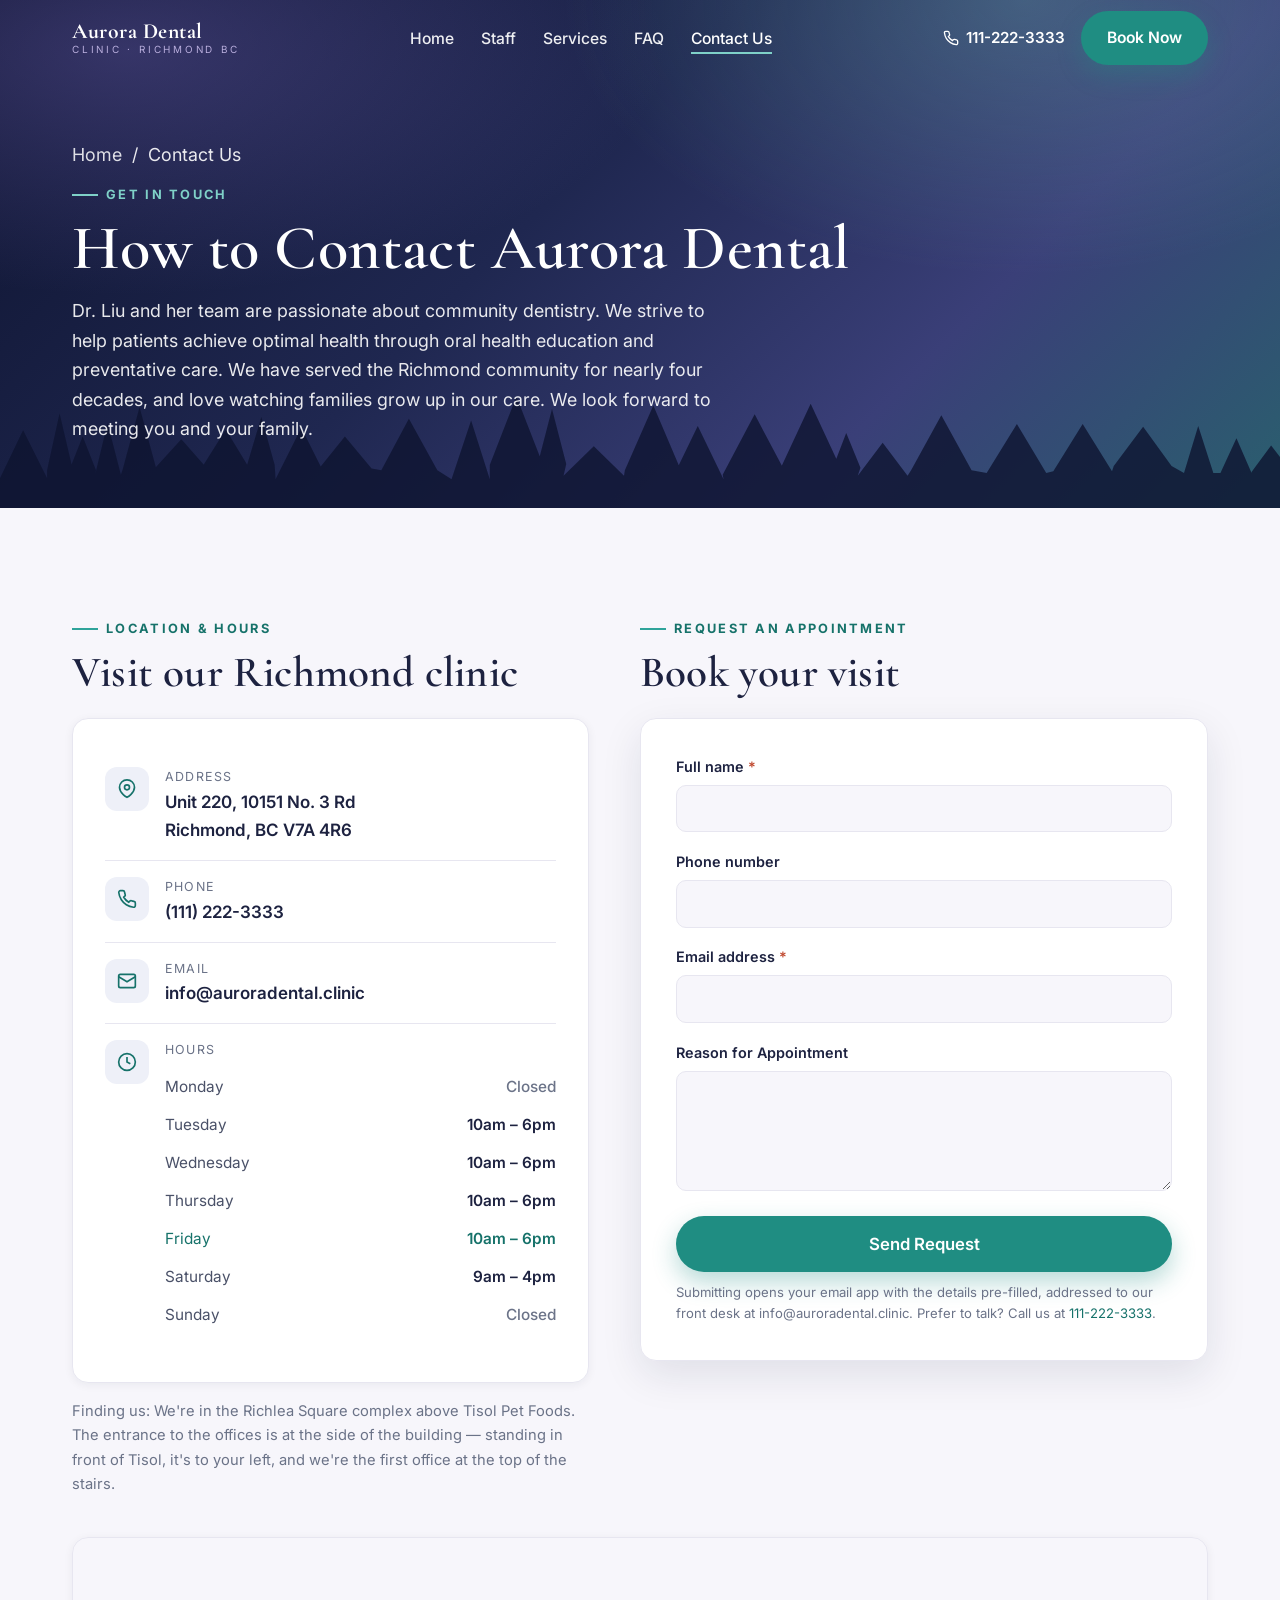
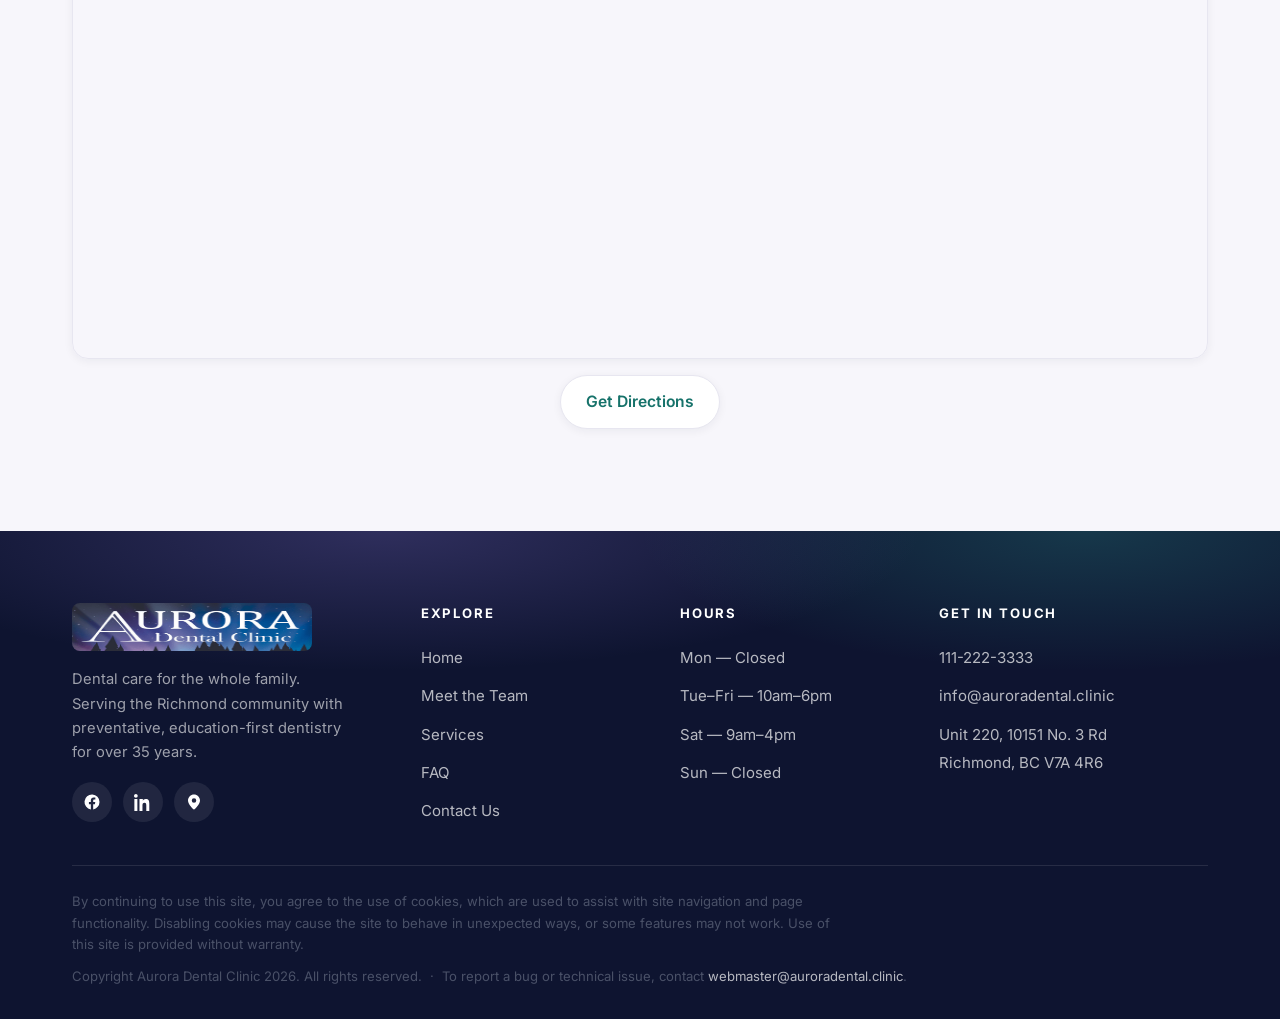
<file: contact/index.html>
<!DOCTYPE html>
<html lang="en">
<head>
<meta charset="UTF-8">
<meta name="viewport" content="width=device-width, initial-scale=1.0">
<title>Contact &amp; Book | Aurora Dental Clinic, Richmond BC</title>
<meta name="description" content="Contact Aurora Dental Clinic in Richmond, BC. Call 111-222-3333, email info@auroradental.clinic, or request an appointment. Unit 220, 10151 No. 3 Rd, Richmond, BC V7A 4R6. Open Tue–Fri 10–6, Sat 9–4.">
<link rel="canonical" href="https://auroradental.clinic/contact/">
<meta name="theme-color" content="#0e1430">
<link rel="icon" href="/assets/images/favicon-32.png" sizes="32x32">
<link rel="apple-touch-icon" href="/assets/images/aurora-icon-180.png">
<meta property="og:type" content="website">
<meta property="og:title" content="How to Contact Aurora Dental">
<meta property="og:description" content="Call, email, or request an appointment. Serving Richmond families for nearly four decades.">
<meta property="og:url" content="https://auroradental.clinic/contact/">
<meta property="og:image" content="https://auroradental.clinic/assets/images/office-front.jpg">
<link rel="preconnect" href="https://fonts.googleapis.com">
<link rel="preconnect" href="https://fonts.gstatic.com" crossorigin>
<link href="https://fonts.googleapis.com/css2?family=Cormorant+Garamond:wght@500;600;700&family=Inter:wght@400;500;600;700&display=swap" rel="stylesheet">
<link rel="stylesheet" href="/css/style.css">
<script type="application/ld+json">
{
  "@context": "https://schema.org",
  "@type": "Dentist",
  "name": "Aurora Dental Clinic",
  "image": "https://auroradental.clinic/assets/images/office-front.jpg",
  "url": "https://auroradental.clinic/contact/",
  "telephone": "+1-111-222-3333",
  "email": "info@auroradental.clinic",
  "address": {"@type":"PostalAddress","streetAddress":"Unit 220, 10151 No. 3 Rd","addressLocality":"Richmond","addressRegion":"BC","postalCode":"V7A 4R6","addressCountry":"CA"},
  "geo": {"@type":"GeoCoordinates","latitude":49.1388608,"longitude":-123.1402336},
  "hasMap": "https://g.co/kgs/xWzbcXG",
  "openingHoursSpecification": [
    {"@type":"OpeningHoursSpecification","dayOfWeek":["Tuesday","Wednesday","Thursday","Friday"],"opens":"10:00","closes":"18:00"},
    {"@type":"OpeningHoursSpecification","dayOfWeek":"Saturday","opens":"09:00","closes":"16:00"}
  ]
}
</script>
</head>
<body>
<a class="skip-link" href="#main">Skip to content</a>

<header class="site-header over-hero">
  <div class="container">
    <a class="brand" href="/" aria-label="Aurora Dental Clinic home">
      
      <span class="brand-text"><span class="brand-name">Aurora Dental</span><span class="brand-sub">Clinic · Richmond BC</span></span>
    </a>
    <button class="menu-toggle" aria-label="Open menu" aria-expanded="false" aria-controls="primary-nav"><span></span><span></span><span></span></button>
    <nav class="nav" id="primary-nav" aria-label="Primary">
      <ul class="nav-links">
        <li><a href="/">Home</a></li>
        <li><a href="/staff/">Staff</a></li>
        <li><a href="/services/">Services</a></li>
        <li><a href="/faq/">FAQ</a></li>
        <li><a href="/contact/" class="active" aria-current="page">Contact Us</a></li>
      </ul>
      <a class="nav-phone" href="tel:1112223333">Call 111-222-3333</a>
      <a class="btn btn-primary nav-cta" href="#booking_form">Book Now</a>
    </nav>
    <div class="header-cta">
      <a class="header-phone" href="tel:1112223333"><svg width="16" height="16" viewBox="0 0 24 24" fill="none" stroke="currentColor" stroke-width="2" aria-hidden="true"><path d="M22 16.92v3a2 2 0 0 1-2.18 2 19.79 19.79 0 0 1-8.63-3.07 19.5 19.5 0 0 1-6-6 19.79 19.79 0 0 1-3.07-8.67A2 2 0 0 1 4.11 2h3a2 2 0 0 1 2 1.72c.13.96.36 1.9.7 2.81a2 2 0 0 1-.45 2.11L8.09 9.91a16 16 0 0 0 6 6l1.27-1.27a2 2 0 0 1 2.11-.45c.91.34 1.85.57 2.81.7A2 2 0 0 1 22 16.92z"/></svg>111-222-3333</a>
      <a class="btn btn-primary" href="#booking_form">Book Now</a>
    </div>
  </div>
</header>
<div class="nav-backdrop" hidden></div>

<main id="main">
<section class="page-hero">
  <div class="container">
    <p class="breadcrumb"><a href="/">Home</a> &nbsp;/&nbsp; Contact Us</p>
    <span class="eyebrow">Get in Touch</span>
    <h1>How to Contact Aurora Dental</h1>
    <p>Dr. Liu and her team are passionate about community dentistry. We strive to help patients achieve optimal health through oral health education and preventative care. We have served the Richmond community for nearly four decades, and love watching families grow up in our care. We look forward to meeting you and your family.</p>
  </div>
  <svg class="hero-treeline" viewBox="0 0 1440 130" preserveAspectRatio="none" aria-hidden="true"><path fill="#0e1430" d="M0,130 L0,90 L0,96 L26,42 L53,96 L53,87 L67,23 L82,87 L78,87 L93,49 L108,87 L107,92 L121,34 L136,92 L138,86 L157,16 L176,86 L174,85 L204,52 L233,85 L224,89 L254,41 L283,89 L278,81 L294,27 L309,81 L310,97 L339,39 L368,97 L359,85 L388,49 L418,85 L429,87 L460,29 L492,87 L508,97 L530,31 L551,97 L551,81 L581,4 L611,81 L605,80 L621,18 L637,80 L634,93 L668,60 L702,93 L703,87 L735,14 L766,87 L756,97 L785,37 L814,97 L813,92 L849,24 L885,92 L879,83 L912,12 L945,83 L937,84 L952,45 L968,84 L965,93 L993,56 L1021,93 L1025,87 L1059,25 L1093,87 L1110,90 L1144,35 L1177,90 L1185,88 L1218,35 L1251,88 L1253,82 L1286,38 L1318,82 L1332,90 L1348,37 L1365,90 L1373,90 L1391,51 L1408,90 L1408,89 L1430,59 L1440,72 L1440,130 Z"/></svg>
</section>

<section class="section">
  <div class="container">
    <div class="contact-grid">
      <!-- Info column -->
      <div data-reveal>
        <div class="section-head left" style="margin-bottom:1.4rem;">
          <span class="eyebrow">Location &amp; Hours</span>
          <h2 style="margin-top:.5rem;">Visit our Richmond clinic</h2>
        </div>
        <div class="info-card">
          <div class="info-row">
            <span class="ic" aria-hidden="true"><svg width="20" height="20" viewBox="0 0 24 24" fill="none" stroke="currentColor" stroke-width="2"><path d="M21 10c0 7-9 12-9 12s-9-5-9-12a9 9 0 0 1 18 0z"/><circle cx="12" cy="10" r="3"/></svg></span>
            <div><div class="lab">Address</div><a href="https://g.co/kgs/xWzbcXG" target="_blank" rel="noopener">Unit 220, 10151 No. 3 Rd<br>Richmond, BC V7A 4R6</a></div>
          </div>
          <div class="info-row">
            <span class="ic" aria-hidden="true"><svg width="20" height="20" viewBox="0 0 24 24" fill="none" stroke="currentColor" stroke-width="2"><path d="M22 16.92v3a2 2 0 0 1-2.18 2 19.79 19.79 0 0 1-8.63-3.07 19.5 19.5 0 0 1-6-6 19.79 19.79 0 0 1-3.07-8.67A2 2 0 0 1 4.11 2h3a2 2 0 0 1 2 1.72c.13.96.36 1.9.7 2.81a2 2 0 0 1-.45 2.11L8.09 9.91a16 16 0 0 0 6 6l1.27-1.27a2 2 0 0 1 2.11-.45c.91.34 1.85.57 2.81.7A2 2 0 0 1 22 16.92z"/></svg></span>
            <div><div class="lab">Phone</div><a href="tel:1112223333">(111) 222-3333</a></div>
          </div>
          <div class="info-row">
            <span class="ic" aria-hidden="true"><svg width="20" height="20" viewBox="0 0 24 24" fill="none" stroke="currentColor" stroke-width="2"><rect x="2" y="4" width="20" height="16" rx="2"/><path d="m22 7-10 6L2 7"/></svg></span>
            <div><div class="lab">Email</div><a href="mailto:info@auroradental.clinic">info@auroradental.clinic</a></div>
          </div>
          <div class="info-row" style="align-items:flex-start;">
            <span class="ic" aria-hidden="true"><svg width="20" height="20" viewBox="0 0 24 24" fill="none" stroke="currentColor" stroke-width="2"><circle cx="12" cy="12" r="10"/><path d="M12 6v6l4 2"/></svg></span>
            <div style="flex:1;">
              <div class="lab">Hours</div>
              <table class="hours-table">
                <tbody>
                  <tr class="closed" data-day="1"><td>Monday</td><td>Closed</td></tr>
                  <tr data-day="2"><td>Tuesday</td><td>10am – 6pm</td></tr>
                  <tr data-day="3"><td>Wednesday</td><td>10am – 6pm</td></tr>
                  <tr data-day="4"><td>Thursday</td><td>10am – 6pm</td></tr>
                  <tr data-day="5"><td>Friday</td><td>10am – 6pm</td></tr>
                  <tr data-day="6"><td>Saturday</td><td>9am – 4pm</td></tr>
                  <tr class="closed" data-day="0"><td>Sunday</td><td>Closed</td></tr>
                </tbody>
              </table>
            </div>
          </div>
        </div>
        <p style="margin-top:1rem;font-size:.92rem;color:var(--muted);">Finding us: We're in the Richlea Square complex above Tisol Pet Foods. The entrance to the offices is at the side of the building — standing in front of Tisol, it's to your left, and we're the first office at the top of the stairs.</p>
      </div>

      <!-- Form column -->
      <div id="booking_form" data-reveal style="scroll-margin-top:calc(var(--header-h) + 20px);">
        <div class="section-head left" style="margin-bottom:1.4rem;">
          <span class="eyebrow">Request an Appointment</span>
          <h2 style="margin-top:.5rem;">Book your visit</h2>
        </div>
        <form class="form-card" id="booking-form" novalidate>
          <div class="field">
            <label for="your-name">Full name <span class="req" aria-hidden="true">*</span></label>
            <input type="text" id="your-name" name="your-name" autocomplete="name" required aria-required="true">
            <span class="error-msg">Please enter your name.</span>
          </div>
          <div class="field">
            <label for="tel-598">Phone number</label>
            <input type="tel" id="tel-598" name="tel-598" autocomplete="tel">
          </div>
          <div class="field">
            <label for="your-email">Email address <span class="req" aria-hidden="true">*</span></label>
            <input type="email" id="your-email" name="your-email" autocomplete="email" required aria-required="true">
            <span class="error-msg">Please enter a valid email address.</span>
          </div>
          <div class="field">
            <label for="your-message">Reason for Appointment</label>
            <textarea id="your-message" name="your-message" rows="4"></textarea>
          </div>
          <button type="submit" class="btn btn-primary btn-lg" style="width:100%;">Send Request</button>
          <p class="form-note">Submitting opens your email app with the details pre-filled, addressed to our front desk at info@auroradental.clinic. Prefer to talk? Call us at <a href="tel:1112223333">111-222-3333</a>.</p>
          <div class="form-status ok" role="status">Thanks! Your email app should now be open with your request ready to send. If it didn't open, please email <a href="mailto:info@auroradental.clinic">info@auroradental.clinic</a> or call 111-222-3333.</div>
        </form>
      </div>
    </div>

    <!-- Map -->
    <div id="map" class="map-embed" data-reveal style="scroll-margin-top:calc(var(--header-h) + 20px);">
      <iframe title="Map to Aurora Dental Clinic, Unit 220 10151 No. 3 Rd, Richmond BC" src="https://www.google.com/maps/embed?pb=!1m18!1m12!1m3!1d2610.368014169882!2d-123.14023362304837!3d49.13886088092738!2m3!1f0!2f0!3f0!3m2!1i1024!2i768!4f13.1!3m3!1m2!1s0x5485e0202371f5c5%3A0xd638c6519ed12907!2sAurora%20Dental%20Clinic!5e0!3m2!1sen!2sca!4v1727894938955!5m2!1sen!2sca" width="600" height="420" style="border:0;" allowfullscreen="" loading="lazy" referrerpolicy="no-referrer-when-downgrade"></iframe>
    </div>
    <p class="center" style="margin-top:1rem;"><a class="btn btn-outline" href="https://g.co/kgs/xWzbcXG" target="_blank" rel="noopener">Get Directions</a></p>
  </div>
</section>
</main>

<footer class="site-footer">
  <div class="container">
    <div class="footer-top">
      <div class="footer-brand">
        <img src="/assets/images/aurora-icon.png" alt="Aurora Dental Clinic" width="240" height="96">
        <p>Dental care for the whole family. Serving the Richmond community with preventative, education-first dentistry for over 35 years.</p>
        <div class="social-row">
          <a href="https://www.facebook.com/AuroraDentalinRichmond" target="_blank" rel="noopener" aria-label="Aurora Dental on Facebook"><svg width="18" height="18" viewBox="0 0 24 24" fill="currentColor"><path d="M22 12a10 10 0 1 0-11.56 9.88v-6.99H7.9V12h2.54V9.8c0-2.5 1.49-3.89 3.78-3.89 1.09 0 2.24.2 2.24.2v2.46h-1.26c-1.24 0-1.63.77-1.63 1.56V12h2.78l-.44 2.89h-2.34v6.99A10 10 0 0 0 22 12z"/></svg></a>
          <a href="https://www.linkedin.com/in/%E7%9C%9F%E5%AD%90-%E5%88%98-23934189/" target="_blank" rel="noopener" aria-label="Dr. Lucy Liu on LinkedIn"><svg width="18" height="18" viewBox="0 0 24 24" fill="currentColor"><path d="M4.98 3.5A2.5 2.5 0 1 1 0 3.5a2.5 2.5 0 0 1 4.98 0zM.5 8h4V24h-4V8zm7.5 0h3.8v2.2h.05c.53-1 1.83-2.2 3.77-2.2 4.03 0 4.78 2.65 4.78 6.1V24h-4v-7.1c0-1.7 0-3.9-2.37-3.9-2.38 0-2.74 1.85-2.74 3.77V24h-4V8z"/></svg></a>
          <a href="https://g.co/kgs/xWzbcXG" target="_blank" rel="noopener" aria-label="Aurora Dental on Google Maps"><svg width="18" height="18" viewBox="0 0 24 24" fill="currentColor"><path d="M12 2C7.6 2 4 5.6 4 10c0 5.4 7 11.5 7.3 11.8.4.3.9.3 1.3 0C13 21.5 20 15.4 20 10c0-4.4-3.6-8-8-8zm0 11a3 3 0 1 1 0-6 3 3 0 0 1 0 6z"/></svg></a>
        </div>
      </div>
      <div class="footer-col">
        <h4>Explore</h4>
        <ul><li><a href="/">Home</a></li><li><a href="/staff/">Meet the Team</a></li><li><a href="/services/">Services</a></li><li><a href="/faq/">FAQ</a></li><li><a href="/contact/">Contact Us</a></li></ul>
      </div>
      <div class="footer-col">
        <h4>Hours</h4>
        <ul><li><span>Mon — Closed</span></li><li><span>Tue–Fri — 10am–6pm</span></li><li><span>Sat — 9am–4pm</span></li><li><span>Sun — Closed</span></li></ul>
      </div>
      <div class="footer-col">
        <h4>Get in Touch</h4>
        <ul><li><a href="tel:1112223333">111-222-3333</a></li><li><a href="mailto:info@auroradental.clinic">info@auroradental.clinic</a></li><li><a href="/contact/#map">Unit 220, 10151 No. 3 Rd<br>Richmond, BC V7A 4R6</a></li></ul>
      </div>
    </div>
    <div class="footer-bottom">
      <p class="cookie">By continuing to use this site, you agree to the use of cookies, which are used to assist with site navigation and page functionality. Disabling cookies may cause the site to behave in unexpected ways, or some features may not work. Use of this site is provided without warranty.</p>
      <p>Copyright Aurora Dental Clinic <span id="year">2025</span>. All rights reserved. &nbsp;·&nbsp; To report a bug or technical issue, contact <a href="mailto:webmaster@auroradental.clinic">webmaster@auroradental.clinic</a>.</p>
    </div>
  </div>
</footer>
<script src="/js/main.js" defer></script>
</body>
</html>
</file>
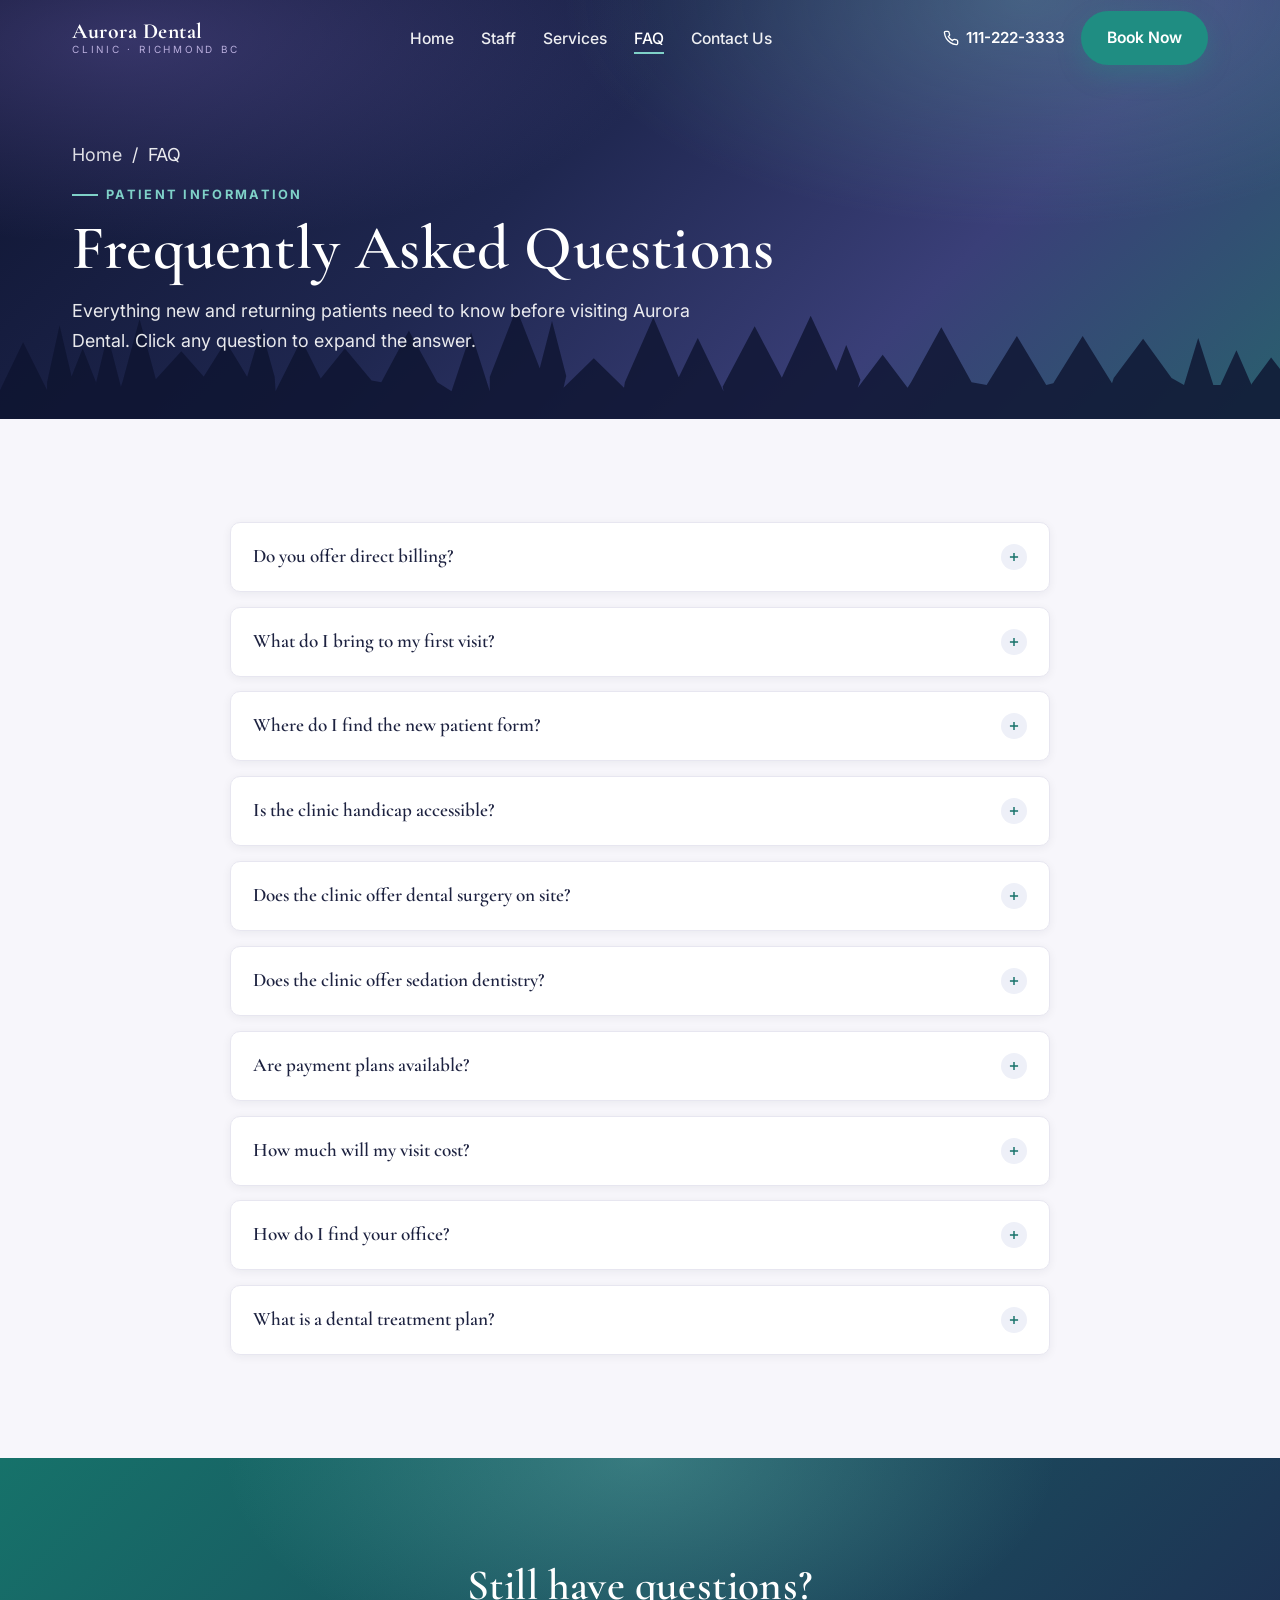
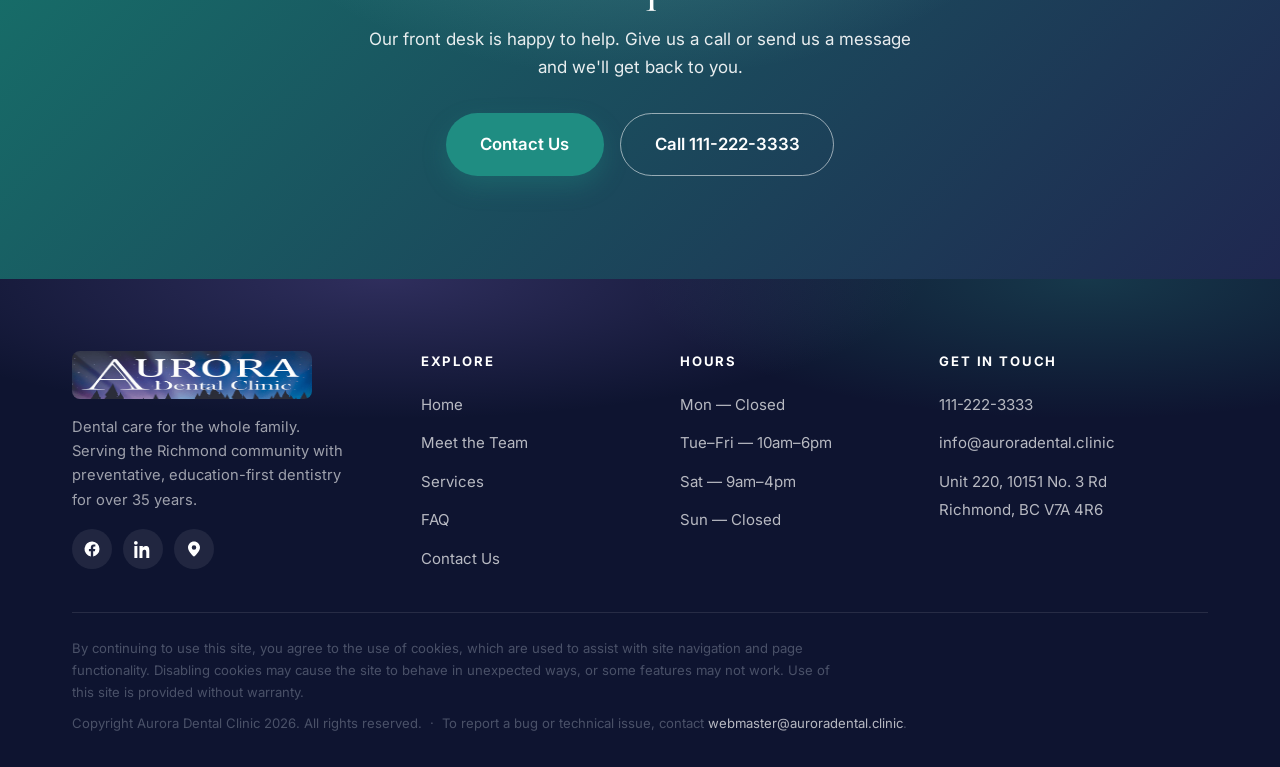
<file: faq/index.html>
<!DOCTYPE html>
<html lang="en">
<head>
<meta charset="UTF-8">
<meta name="viewport" content="width=device-width, initial-scale=1.0">
<title>Frequently Asked Questions | Aurora Dental Clinic, Richmond BC</title>
<meta name="description" content="Answers to common questions about Aurora Dental Clinic in Richmond, BC — direct billing, your first visit, new patient forms, accessibility, surgery, sedation, payment plans, costs, and finding our office.">
<link rel="canonical" href="https://auroradental.clinic/faq/">
<meta name="theme-color" content="#0e1430">
<link rel="icon" href="/assets/images/favicon-32.png" sizes="32x32">
<link rel="apple-touch-icon" href="/assets/images/aurora-icon-180.png">
<meta property="og:type" content="article">
<meta property="og:title" content="Frequently Asked Questions – Aurora Dental">
<meta property="og:description" content="Everything new and returning patients need to know before visiting Aurora Dental Clinic.">
<meta property="og:url" content="https://auroradental.clinic/faq/">
<meta property="og:image" content="https://auroradental.clinic/assets/images/office-front.jpg">
<link rel="preconnect" href="https://fonts.googleapis.com">
<link rel="preconnect" href="https://fonts.gstatic.com" crossorigin>
<link href="https://fonts.googleapis.com/css2?family=Cormorant+Garamond:wght@500;600;700&family=Inter:wght@400;500;600;700&display=swap" rel="stylesheet">
<link rel="stylesheet" href="/css/style.css">
<script type="application/ld+json">
{
  "@context": "https://schema.org",
  "@type": "FAQPage",
  "mainEntity": [
    {"@type":"Question","name":"Do you offer direct billing?","acceptedAnswer":{"@type":"Answer","text":"We do not offer direct billing to insurance at this time. Please contact our office with your insurance policy information before your visit. In many cases, we can contact your insurance to check how much will be covered before your visit."}},
    {"@type":"Question","name":"What do I bring to my first visit?","acceptedAnswer":{"@type":"Answer","text":"Bring your BC Care Card; extended health insurance policy information (your card, plus the name and birth date of the primary policy holder, the insurance company name, and the policy and certificate number); a payment method or payment information; signed authorization if someone else is responsible for paying for your care and will not attend; and information about your medications, other health conditions, and medication allergies. Please complete the new patient form we send before your visit, or arrive ten minutes early to fill it out."}},
    {"@type":"Question","name":"Where do I find the new patient form?","acceptedAnswer":{"@type":"Answer","text":"Aurora's new patient form will be texted or emailed to you prior to your first appointment. If you cannot fill it out online, please arrive ten minutes early to your appointment and we will help you complete it in office."}},
    {"@type":"Question","name":"Is the clinic handicap accessible?","acceptedAnswer":{"@type":"Answer","text":"Aurora Dental Clinic is on the second floor of an older building. Unfortunately, our building has no elevator, so the clinic is not wheelchair accessible. However, if you are interested in becoming a patient at Aurora and have mobility issues, please contact us at info@auroradental.clinic and we can try to find a solution that works for you."}},
    {"@type":"Question","name":"Does the clinic offer dental surgery on site?","acceptedAnswer":{"@type":"Answer","text":"Aurora Dental Clinic offers a full spectrum of dental services, including dental surgery, implant surgery, implant supported dentures, gum and bone grafting, impacted wisdom tooth extraction, orthodontics, and other surgical services. All surgeries are performed with local anaesthetic. At this time, we do not offer sedation dentistry. To ensure safety and quality of service, we require a surgical consult and updated radiographs at Aurora prior to surgical appointments."}},
    {"@type":"Question","name":"Does the clinic offer sedation dentistry?","acceptedAnswer":{"@type":"Answer","text":"At this time, we do not offer sedation dentistry."}},
    {"@type":"Question","name":"Are payment plans available?","acceptedAnswer":{"@type":"Answer","text":"Our goal is to help you meet your oral health needs. In some cases, payment plans may be available. These are usually implemented for ongoing treatments that span multiple appointments (or years, in the case of Orthodontics), that would have a prohibitively high cost if paid in a lump sum. Payment plans are created on a case by case basis, and are not guaranteed. When possible, our dentists will present you with different treatment options so that you can select one that fits your budget. Some treatments may also be broken down into multiple appointments, where you can pay at each appointment rather than in a lump sum. In the long term, it is more affordable and better for your overall health to attend regular cleanings and checkups than to wait until a problem becomes complicated. Please contact us at 111-222-3333 if you need to discuss payment options."}},
    {"@type":"Question","name":"How much will my visit cost?","acceptedAnswer":{"@type":"Answer","text":"Your treatment costs are based on your unique health needs and the length of your appointment. You will be presented with a treatment plan with an estimate and asked for consent before proceeding with treatment. For an approximate cost for your appointment, call our front desk at 111-222-3333. Please remember that the front desk will discuss treatment costs based on a typical appointment of that type, but your actual cost may be more or less based on your unique needs. If cost is a significant concern, please ask the dentist for a detailed estimate when they examine you prior to treatment."}},
    {"@type":"Question","name":"How do I find your office?","acceptedAnswer":{"@type":"Answer","text":"Aurora Dental Clinic is located in Suite 220 at 10151 No. 3 Road. The office is in the Richlea Square shopping complex above Tisol Pet Foods. The entrance to the offices is at the side of the building. Standing in front of Tisol, the entrance will be to your left. Aurora Dental Clinic is the first office at the top of the stairs. Our dentists, Dr. Lucy Liu and Dr. James Y.Y. Hsia have their names on the sign outside."}},
    {"@type":"Question","name":"What is a dental treatment plan?","acceptedAnswer":{"@type":"Answer","text":"When you come in for an appointment, your dentist will assess your chief complaint (the main problem) and build you a treatment plan to help resolve the issues. Treatment plans are individualized based on your needs, and sometimes you will be provided with different treatment options. In this case, your dentist will usually suggest a recommended treatment and give you a secondary option. The secondary option may be less expensive, or less invasive, but is still better than doing nothing. In some cases, you may only be given one treatment option. Sometimes an oral health situation is dangerous and has to be addressed immediately to prevent serious health complications."}}
  ]
}
</script>
</head>
<body>
<a class="skip-link" href="#main">Skip to content</a>

<header class="site-header over-hero">
  <div class="container">
    <a class="brand" href="/" aria-label="Aurora Dental Clinic home">
      
      <span class="brand-text"><span class="brand-name">Aurora Dental</span><span class="brand-sub">Clinic · Richmond BC</span></span>
    </a>
    <button class="menu-toggle" aria-label="Open menu" aria-expanded="false" aria-controls="primary-nav"><span></span><span></span><span></span></button>
    <nav class="nav" id="primary-nav" aria-label="Primary">
      <ul class="nav-links">
        <li><a href="/">Home</a></li>
        <li><a href="/staff/">Staff</a></li>
        <li><a href="/services/">Services</a></li>
        <li><a href="/faq/" class="active" aria-current="page">FAQ</a></li>
        <li><a href="/contact/">Contact Us</a></li>
      </ul>
      <a class="nav-phone" href="tel:1112223333">Call 111-222-3333</a>
      <a class="btn btn-primary nav-cta" href="/contact/#booking_form">Book Now</a>
    </nav>
    <div class="header-cta">
      <a class="header-phone" href="tel:1112223333"><svg width="16" height="16" viewBox="0 0 24 24" fill="none" stroke="currentColor" stroke-width="2" aria-hidden="true"><path d="M22 16.92v3a2 2 0 0 1-2.18 2 19.79 19.79 0 0 1-8.63-3.07 19.5 19.5 0 0 1-6-6 19.79 19.79 0 0 1-3.07-8.67A2 2 0 0 1 4.11 2h3a2 2 0 0 1 2 1.72c.13.96.36 1.9.7 2.81a2 2 0 0 1-.45 2.11L8.09 9.91a16 16 0 0 0 6 6l1.27-1.27a2 2 0 0 1 2.11-.45c.91.34 1.85.57 2.81.7A2 2 0 0 1 22 16.92z"/></svg>111-222-3333</a>
      <a class="btn btn-primary" href="/contact/#booking_form">Book Now</a>
    </div>
  </div>
</header>
<div class="nav-backdrop" hidden></div>

<main id="main">
<section class="page-hero">
  <div class="container">
    <p class="breadcrumb"><a href="/">Home</a> &nbsp;/&nbsp; FAQ</p>
    <span class="eyebrow">Patient Information</span>
    <h1>Frequently Asked Questions</h1>
    <p>Everything new and returning patients need to know before visiting Aurora Dental. Click any question to expand the answer.</p>
  </div>
  <svg class="hero-treeline" viewBox="0 0 1440 130" preserveAspectRatio="none" aria-hidden="true"><path fill="#0e1430" d="M0,130 L0,90 L0,96 L26,42 L53,96 L53,87 L67,23 L82,87 L78,87 L93,49 L108,87 L107,92 L121,34 L136,92 L138,86 L157,16 L176,86 L174,85 L204,52 L233,85 L224,89 L254,41 L283,89 L278,81 L294,27 L309,81 L310,97 L339,39 L368,97 L359,85 L388,49 L418,85 L429,87 L460,29 L492,87 L508,97 L530,31 L551,97 L551,81 L581,4 L611,81 L605,80 L621,18 L637,80 L634,93 L668,60 L702,93 L703,87 L735,14 L766,87 L756,97 L785,37 L814,97 L813,92 L849,24 L885,92 L879,83 L912,12 L945,83 L937,84 L952,45 L968,84 L965,93 L993,56 L1021,93 L1025,87 L1059,25 L1093,87 L1110,90 L1144,35 L1177,90 L1185,88 L1218,35 L1251,88 L1253,82 L1286,38 L1318,82 L1332,90 L1348,37 L1365,90 L1373,90 L1391,51 L1408,90 L1408,89 L1430,59 L1440,72 L1440,130 Z"/></svg>
</section>

<section class="section">
  <div class="container">
    <div class="faq-list">
      <details class="faq-item" data-reveal>
        <summary>Do you offer direct billing?<span class="chev" aria-hidden="true"><svg width="14" height="14" viewBox="0 0 24 24" fill="none" stroke="currentColor" stroke-width="2.5"><path d="M12 5v14M5 12h14"/></svg></span></summary>
        <div class="faq-answer"><p>We do not offer direct billing to insurance at this time. Please contact our office with your insurance policy information before your visit. In many cases, we can contact your insurance to check how much will be covered before your visit.</p></div>
      </details>

      <details class="faq-item" data-reveal>
        <summary>What do I bring to my first visit?<span class="chev" aria-hidden="true"><svg width="14" height="14" viewBox="0 0 24 24" fill="none" stroke="currentColor" stroke-width="2.5"><path d="M12 5v14M5 12h14"/></svg></span></summary>
        <div class="faq-answer">
          <ul>
            <li>Your BC Care Card</li>
            <li>Extended health insurance policy information: your card, and the following info: name and birth date of the primary policy holder, name of the insurance company, and policy and certificate number</li>
            <li>Payment method or payment information.</li>
            <li>Please contact us for signed authorization if someone else is responsible for paying for your care and will not be attending the appointment with you.</li>
            <li>Information about medication you're taking, other health conditions, and medication allergies. It is important to share any medications you may be taking, and health conditions you may have, even if they do not seem to be related to your teeth. Many medications can have impacts on oral health, and may require modifications to treatment plans.</li>
            <li>Please fill the new patient form we will send to you prior to your visit. If you are unable to access or fill it online, please come ten minutes early to your visit so that you can fill it out.</li>
          </ul>
        </div>
      </details>

      <details class="faq-item" data-reveal>
        <summary>Where do I find the new patient form?<span class="chev" aria-hidden="true"><svg width="14" height="14" viewBox="0 0 24 24" fill="none" stroke="currentColor" stroke-width="2.5"><path d="M12 5v14M5 12h14"/></svg></span></summary>
        <div class="faq-answer"><p>Aurora's new patient form will be texted or emailed to you prior to your first appointment. If you cannot fill it out online, please arrive ten minutes early to your appointment and we will help you complete it in office.</p></div>
      </details>

      <details class="faq-item" data-reveal>
        <summary>Is the clinic handicap accessible?<span class="chev" aria-hidden="true"><svg width="14" height="14" viewBox="0 0 24 24" fill="none" stroke="currentColor" stroke-width="2.5"><path d="M12 5v14M5 12h14"/></svg></span></summary>
        <div class="faq-answer"><p>Aurora Dental Clinic is on the second floor of an older building. Unfortunately, our building has no elevator, so the clinic is not wheelchair accessible. However, if you are interested in becoming a patient at Aurora and have mobility issues, please contact us at <a href="mailto:info@auroradental.clinic">info@auroradental.clinic</a> and we can try to find a solution that works for you.</p></div>
      </details>

      <details class="faq-item" data-reveal>
        <summary>Does the clinic offer dental surgery on site?<span class="chev" aria-hidden="true"><svg width="14" height="14" viewBox="0 0 24 24" fill="none" stroke="currentColor" stroke-width="2.5"><path d="M12 5v14M5 12h14"/></svg></span></summary>
        <div class="faq-answer">
          <p>Aurora Dental Clinic offers a full spectrum of dental services, including dental surgery, implant surgery, implant supported dentures, gum and bone grafting, impacted wisdom tooth extraction, orthodontics, and other surgical services. All surgeries are performed with local anaesthetic. At this time, we do not offer sedation dentistry.</p>
          <p>To ensure safety and quality of service, we require a surgical consult and updated radiographs at Aurora prior to surgical appointments.</p>
        </div>
      </details>

      <details class="faq-item" data-reveal>
        <summary>Does the clinic offer sedation dentistry?<span class="chev" aria-hidden="true"><svg width="14" height="14" viewBox="0 0 24 24" fill="none" stroke="currentColor" stroke-width="2.5"><path d="M12 5v14M5 12h14"/></svg></span></summary>
        <div class="faq-answer"><p>At this time, we do not offer sedation dentistry.</p></div>
      </details>

      <details class="faq-item" data-reveal>
        <summary>Are payment plans available?<span class="chev" aria-hidden="true"><svg width="14" height="14" viewBox="0 0 24 24" fill="none" stroke="currentColor" stroke-width="2.5"><path d="M12 5v14M5 12h14"/></svg></span></summary>
        <div class="faq-answer">
          <p>Our goal is to help you meet your oral health needs.</p>
          <p>In some cases, payment plans may be available. These are usually implemented for ongoing treatments that span multiple appointments (or years, in the case of Orthodontics), that would have a prohibitively high cost if paid in a lump sum.</p>
          <p>Payment plans are created on a case by case basis, and are not guaranteed.</p>
          <p>When possible, our dentists will present you with different treatment options so that you can select one that fits your budget. Some treatments may also be broken down into multiple appointments, where you can pay at each appointment rather than in a lump sum.</p>
          <p>In the long term, it is more affordable and better for your overall health to attend regular cleanings and checkups than to wait until a problem becomes complicated.</p>
          <p>Please contact us at <a href="tel:1112223333">111-222-3333</a> if you need to discuss payment options.</p>
        </div>
      </details>

      <details class="faq-item" data-reveal>
        <summary>How much will my visit cost?<span class="chev" aria-hidden="true"><svg width="14" height="14" viewBox="0 0 24 24" fill="none" stroke="currentColor" stroke-width="2.5"><path d="M12 5v14M5 12h14"/></svg></span></summary>
        <div class="faq-answer">
          <p>Your treatment costs are based on your unique health needs and the length of your appointment.</p>
          <p>You will be presented with a treatment plan with an estimate and asked for consent before proceeding with treatment.</p>
          <p>For an approximate cost for your appointment, call our front desk at <a href="tel:1112223333">111-222-3333</a>.</p>
          <p>Please remember that the front desk will discuss treatment costs based on a "typical" appointment of that type, but your actual cost may be more or less based on your unique needs.</p>
          <p>If cost is a significant concern, please ask the dentist for a detailed estimate when they examine you prior to treatment. Our dentist must examine you to provide the most accurate treatment plan and estimate.</p>
        </div>
      </details>

      <details class="faq-item" data-reveal>
        <summary>How do I find your office?<span class="chev" aria-hidden="true"><svg width="14" height="14" viewBox="0 0 24 24" fill="none" stroke="currentColor" stroke-width="2.5"><path d="M12 5v14M5 12h14"/></svg></span></summary>
        <div class="faq-answer"><p>Aurora Dental Clinic is located in Suite 220 at 10151 No. 3 Road. The office is in the Richlea Square shopping complex above Tisol Pet Foods. The entrance to the offices is at the side of the building. Standing in front of Tisol, the entrance will be to your left. Aurora Dental Clinic is the first office at the top of the stairs. Our dentists, Dr. Lucy Liu and Dr. James Y.Y. Hsia have their names on the sign outside.</p></div>
      </details>

      <details class="faq-item" data-reveal>
        <summary>What is a dental treatment plan?<span class="chev" aria-hidden="true"><svg width="14" height="14" viewBox="0 0 24 24" fill="none" stroke="currentColor" stroke-width="2.5"><path d="M12 5v14M5 12h14"/></svg></span></summary>
        <div class="faq-answer">
          <p>When you come in for an appointment, your dentist will assess your chief complaint (the main problem) and build you a treatment plan to help resolve the issues.</p>
          <p>Treatment plans are individualized based on your needs, and sometimes, you will be provided with different treatment options.</p>
          <p>In this case, your dentist will usually suggest a recommended treatment and give you a secondary option. The secondary option may be less expensive, or less invasive, but is still better than doing nothing.</p>
          <p>In some cases, you may only be given one treatment option. Sometimes an oral health situation is dangerous and has to be addressed immediately to prevent serious health complications.</p>
        </div>
      </details>
    </div>
  </div>
</section>

<section class="section cta-band">
  <div class="container">
    <h2>Still have questions?</h2>
    <p>Our front desk is happy to help. Give us a call or send us a message and we'll get back to you.</p>
    <div class="cta-actions">
      <a class="btn btn-primary btn-lg" href="/contact/#booking_form">Contact Us</a>
      <a class="btn btn-ghost btn-lg" href="tel:1112223333">Call 111-222-3333</a>
    </div>
  </div>
</section>
</main>

<footer class="site-footer">
  <div class="container">
    <div class="footer-top">
      <div class="footer-brand">
        <img src="/assets/images/aurora-icon.png" alt="Aurora Dental Clinic" width="240" height="96">
        <p>Dental care for the whole family. Serving the Richmond community with preventative, education-first dentistry for over 35 years.</p>
        <div class="social-row">
          <a href="https://www.facebook.com/AuroraDentalinRichmond" target="_blank" rel="noopener" aria-label="Aurora Dental on Facebook"><svg width="18" height="18" viewBox="0 0 24 24" fill="currentColor"><path d="M22 12a10 10 0 1 0-11.56 9.88v-6.99H7.9V12h2.54V9.8c0-2.5 1.49-3.89 3.78-3.89 1.09 0 2.24.2 2.24.2v2.46h-1.26c-1.24 0-1.63.77-1.63 1.56V12h2.78l-.44 2.89h-2.34v6.99A10 10 0 0 0 22 12z"/></svg></a>
          <a href="https://www.linkedin.com/in/%E7%9C%9F%E5%AD%90-%E5%88%98-23934189/" target="_blank" rel="noopener" aria-label="Dr. Lucy Liu on LinkedIn"><svg width="18" height="18" viewBox="0 0 24 24" fill="currentColor"><path d="M4.98 3.5A2.5 2.5 0 1 1 0 3.5a2.5 2.5 0 0 1 4.98 0zM.5 8h4V24h-4V8zm7.5 0h3.8v2.2h.05c.53-1 1.83-2.2 3.77-2.2 4.03 0 4.78 2.65 4.78 6.1V24h-4v-7.1c0-1.7 0-3.9-2.37-3.9-2.38 0-2.74 1.85-2.74 3.77V24h-4V8z"/></svg></a>
          <a href="https://g.co/kgs/xWzbcXG" target="_blank" rel="noopener" aria-label="Aurora Dental on Google Maps"><svg width="18" height="18" viewBox="0 0 24 24" fill="currentColor"><path d="M12 2C7.6 2 4 5.6 4 10c0 5.4 7 11.5 7.3 11.8.4.3.9.3 1.3 0C13 21.5 20 15.4 20 10c0-4.4-3.6-8-8-8zm0 11a3 3 0 1 1 0-6 3 3 0 0 1 0 6z"/></svg></a>
        </div>
      </div>
      <div class="footer-col">
        <h4>Explore</h4>
        <ul><li><a href="/">Home</a></li><li><a href="/staff/">Meet the Team</a></li><li><a href="/services/">Services</a></li><li><a href="/faq/">FAQ</a></li><li><a href="/contact/">Contact Us</a></li></ul>
      </div>
      <div class="footer-col">
        <h4>Hours</h4>
        <ul><li><span>Mon — Closed</span></li><li><span>Tue–Fri — 10am–6pm</span></li><li><span>Sat — 9am–4pm</span></li><li><span>Sun — Closed</span></li></ul>
      </div>
      <div class="footer-col">
        <h4>Get in Touch</h4>
        <ul><li><a href="tel:1112223333">111-222-3333</a></li><li><a href="mailto:info@auroradental.clinic">info@auroradental.clinic</a></li><li><a href="/contact/#map">Unit 220, 10151 No. 3 Rd<br>Richmond, BC V7A 4R6</a></li></ul>
      </div>
    </div>
    <div class="footer-bottom">
      <p class="cookie">By continuing to use this site, you agree to the use of cookies, which are used to assist with site navigation and page functionality. Disabling cookies may cause the site to behave in unexpected ways, or some features may not work. Use of this site is provided without warranty.</p>
      <p>Copyright Aurora Dental Clinic <span id="year">2025</span>. All rights reserved. &nbsp;·&nbsp; To report a bug or technical issue, contact <a href="mailto:webmaster@auroradental.clinic">webmaster@auroradental.clinic</a>.</p>
    </div>
  </div>
</footer>
<script src="/js/main.js" defer></script>
</body>
</html>
</file>
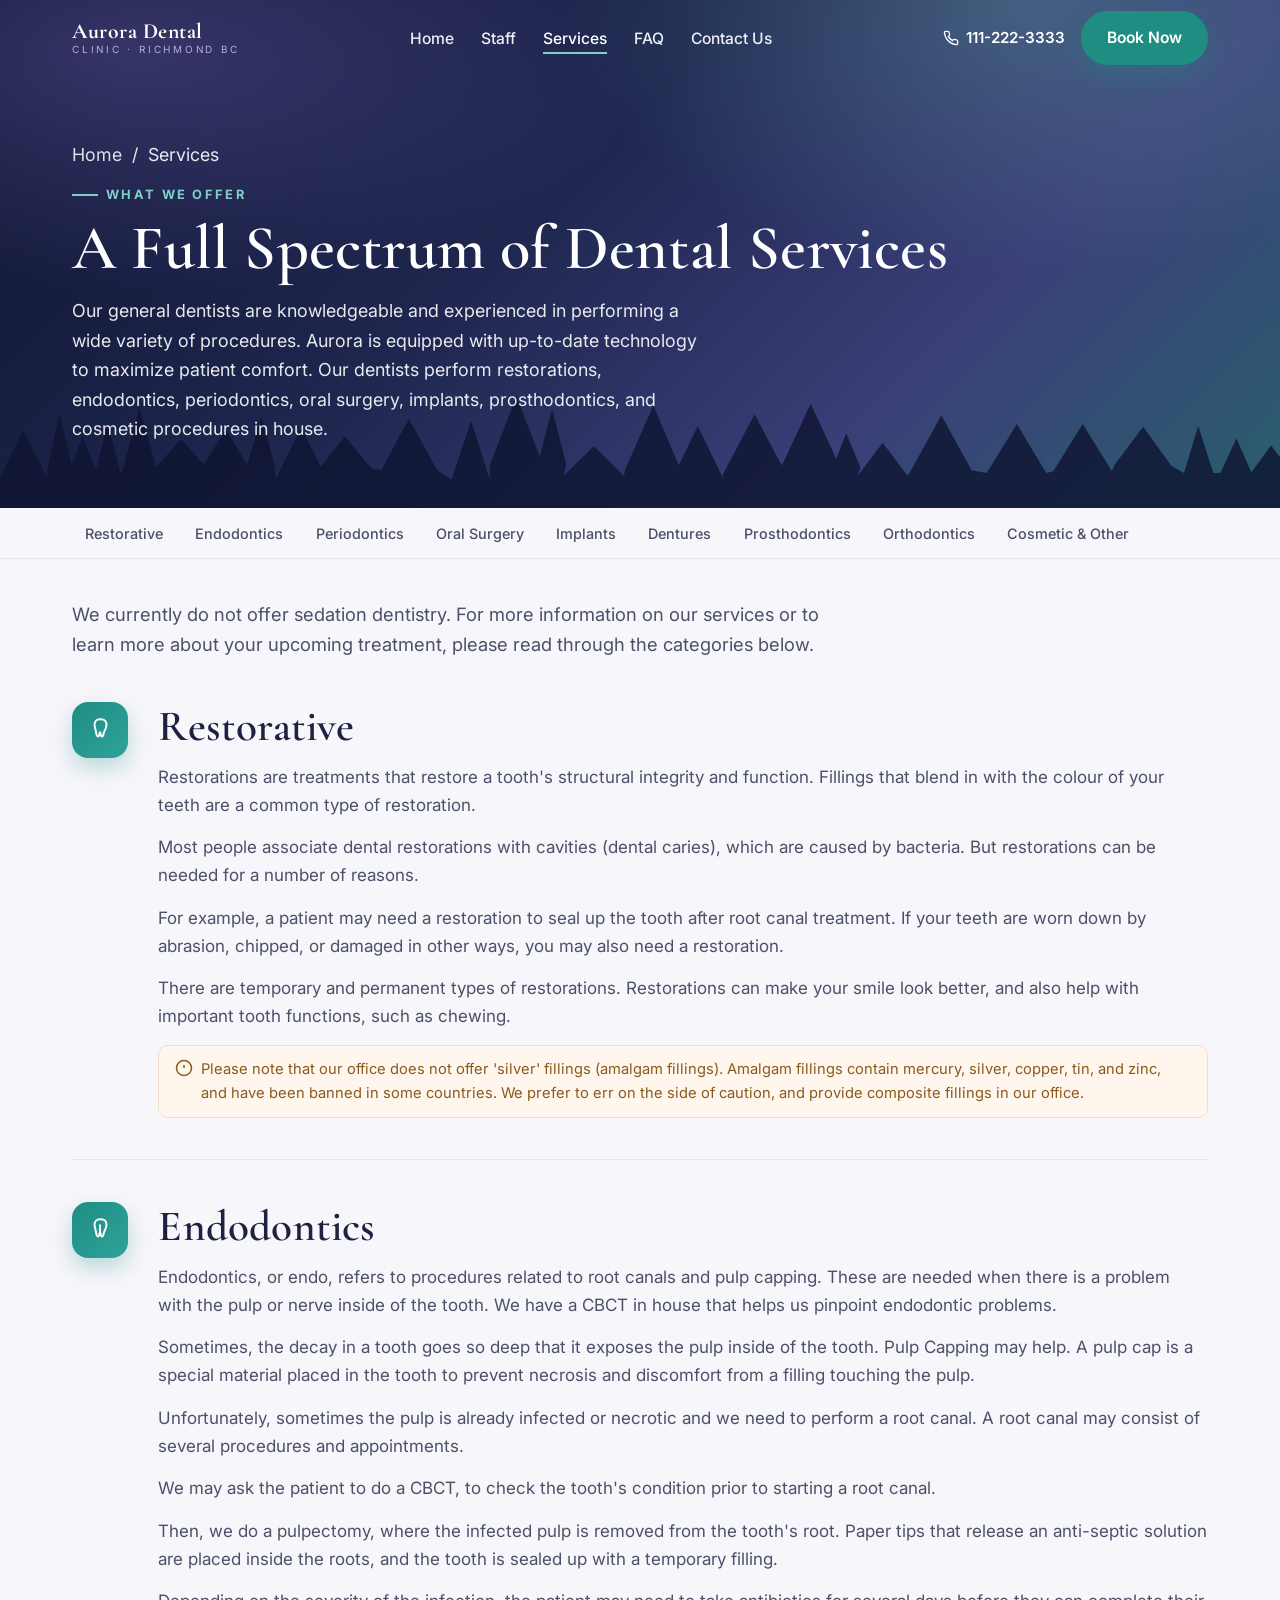
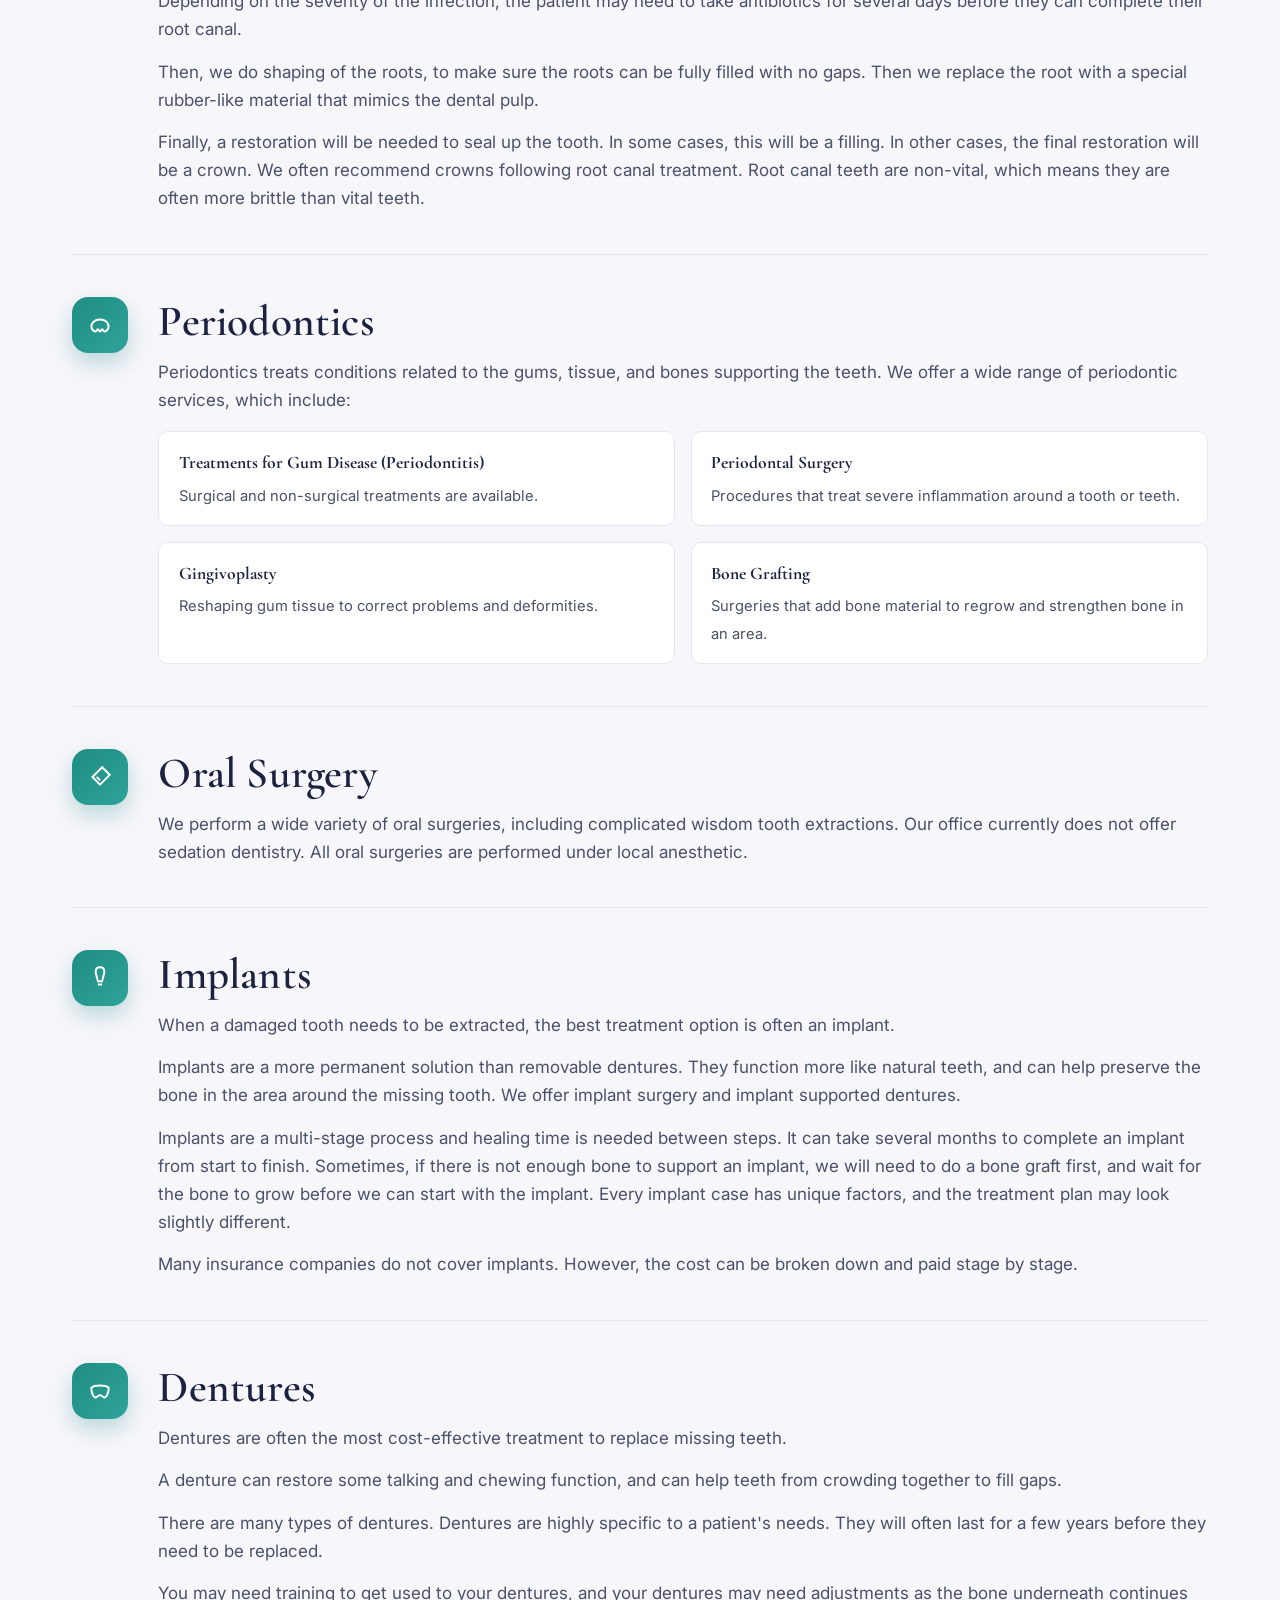
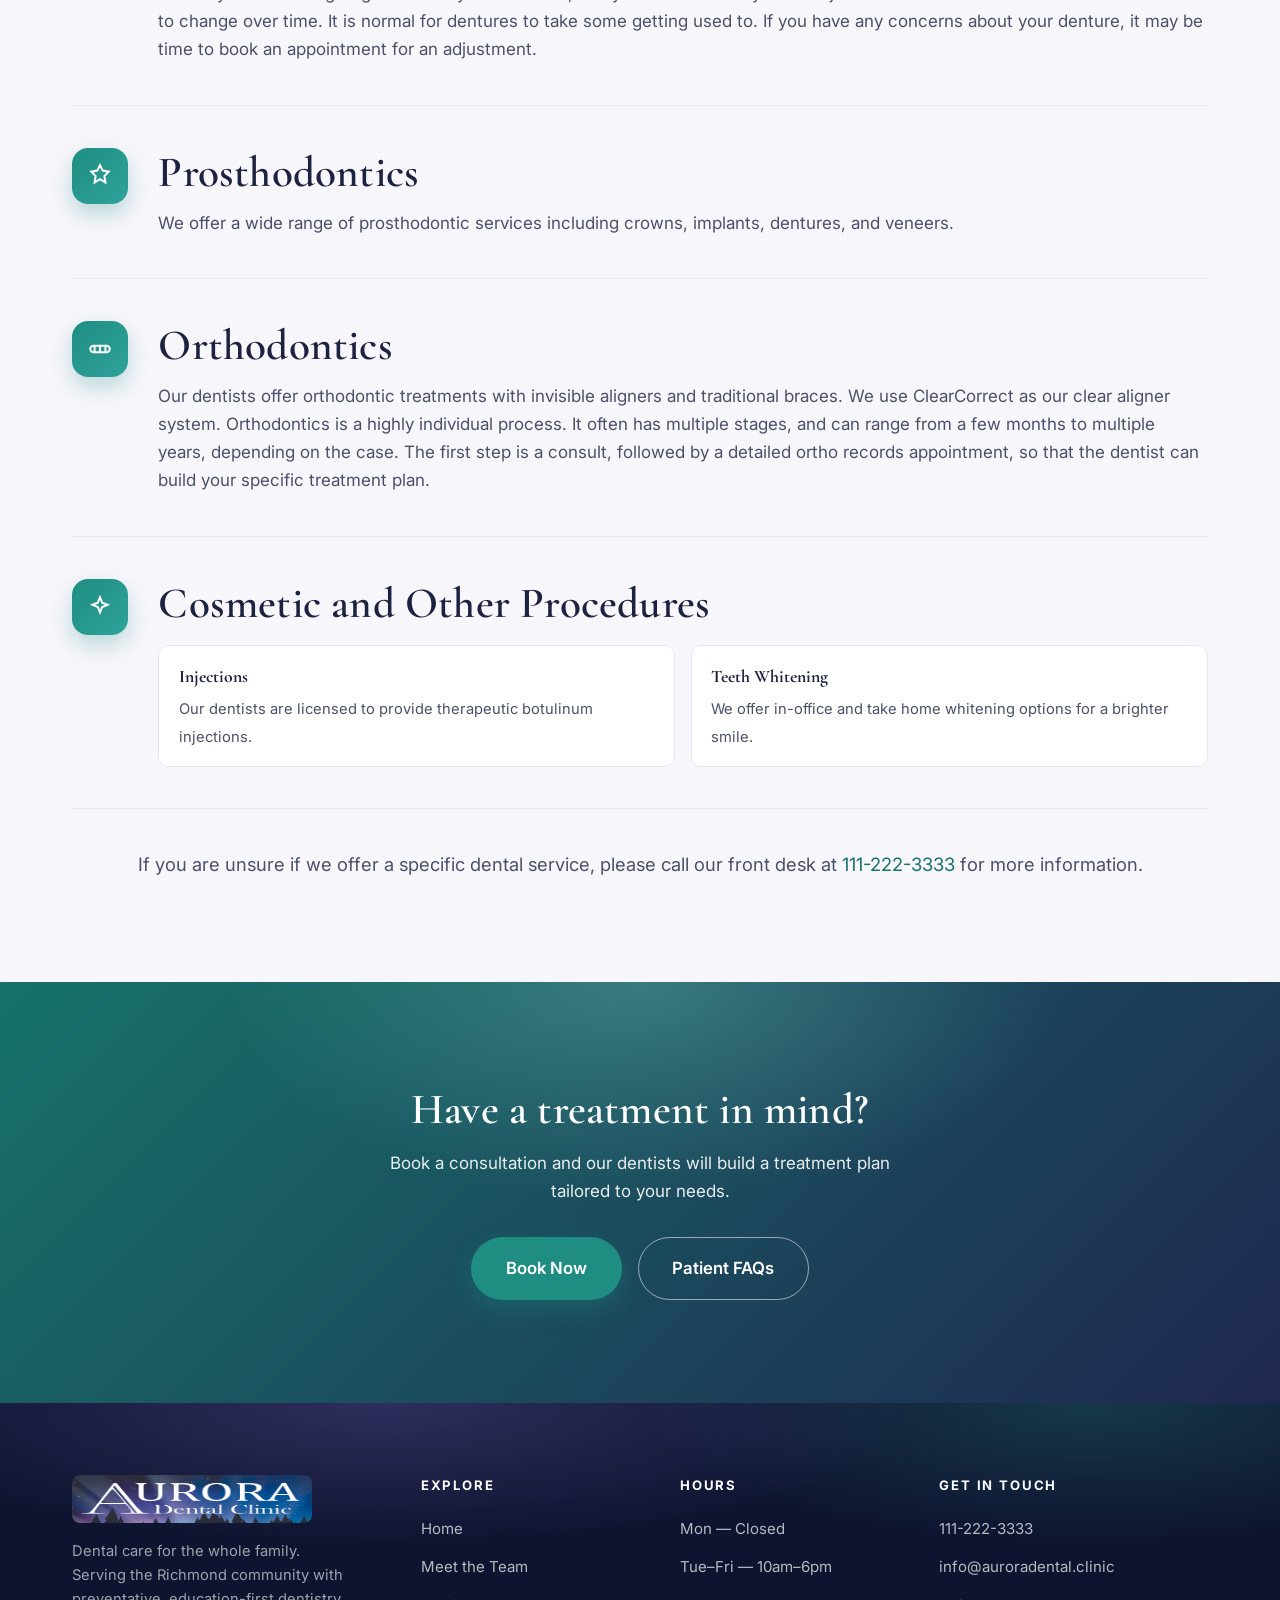
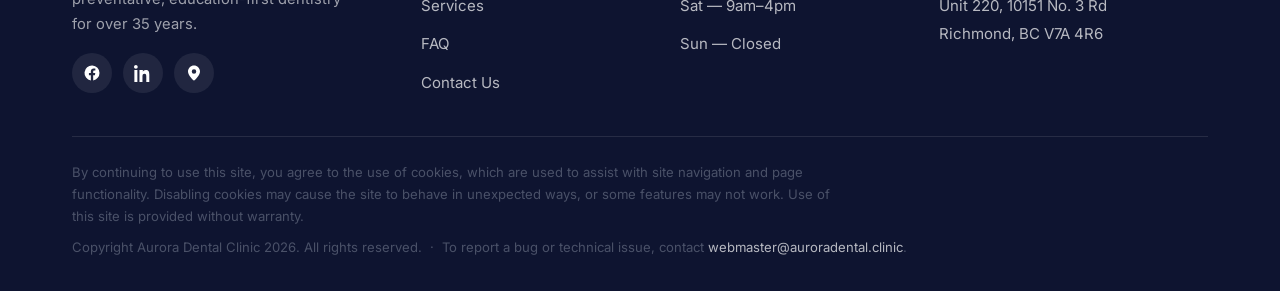
<file: services/index.html>
<!DOCTYPE html>
<html lang="en">
<head>
<meta charset="UTF-8">
<meta name="viewport" content="width=device-width, initial-scale=1.0">
<title>A Full Spectrum of Dental Services | Aurora Dental, Richmond BC</title>
<meta name="description" content="Aurora Dental Clinic offers restorations, endodontics, periodontics, oral surgery, implants, dentures, prosthodontics, orthodontics (ClearCorrect), and cosmetic procedures in Richmond, BC.">
<link rel="canonical" href="https://auroradental.clinic/services/">
<meta name="theme-color" content="#0e1430">
<link rel="icon" href="/assets/images/favicon-32.png" sizes="32x32">
<link rel="apple-touch-icon" href="/assets/images/aurora-icon-180.png">
<meta property="og:type" content="article">
<meta property="og:title" content="A Full Spectrum of Dental Services – Aurora Dental">
<meta property="og:description" content="Restorations, endodontics, implants, orthodontics, and more — performed in-house with up-to-date technology.">
<meta property="og:url" content="https://auroradental.clinic/services/">
<meta property="og:image" content="https://auroradental.clinic/assets/images/office-front.jpg">
<link rel="preconnect" href="https://fonts.googleapis.com">
<link rel="preconnect" href="https://fonts.gstatic.com" crossorigin>
<link href="https://fonts.googleapis.com/css2?family=Cormorant+Garamond:wght@500;600;700&family=Inter:wght@400;500;600;700&display=swap" rel="stylesheet">
<link rel="stylesheet" href="/css/style.css">
<script type="application/ld+json">
{
  "@context": "https://schema.org",
  "@type": "MedicalBusiness",
  "name": "Aurora Dental Clinic",
  "url": "https://auroradental.clinic/services/",
  "telephone": "+1-111-222-3333",
  "availableService": [
    {"@type":"MedicalProcedure","name":"Restorative (composite fillings)"},
    {"@type":"MedicalProcedure","name":"Endodontics (root canals & pulp capping)"},
    {"@type":"MedicalProcedure","name":"Periodontics"},
    {"@type":"MedicalProcedure","name":"Oral surgery"},
    {"@type":"MedicalProcedure","name":"Dental implants"},
    {"@type":"MedicalProcedure","name":"Dentures"},
    {"@type":"MedicalProcedure","name":"Prosthodontics"},
    {"@type":"MedicalProcedure","name":"Orthodontics (ClearCorrect & braces)"},
    {"@type":"MedicalProcedure","name":"Cosmetic procedures & teeth whitening"}
  ]
}
</script>
</head>
<body>
<a class="skip-link" href="#main">Skip to content</a>

<header class="site-header over-hero">
  <div class="container">
    <a class="brand" href="/" aria-label="Aurora Dental Clinic home">
      
      <span class="brand-text"><span class="brand-name">Aurora Dental</span><span class="brand-sub">Clinic · Richmond BC</span></span>
    </a>
    <button class="menu-toggle" aria-label="Open menu" aria-expanded="false" aria-controls="primary-nav"><span></span><span></span><span></span></button>
    <nav class="nav" id="primary-nav" aria-label="Primary">
      <ul class="nav-links">
        <li><a href="/">Home</a></li>
        <li><a href="/staff/">Staff</a></li>
        <li><a href="/services/" class="active" aria-current="page">Services</a></li>
        <li><a href="/faq/">FAQ</a></li>
        <li><a href="/contact/">Contact Us</a></li>
      </ul>
      <a class="nav-phone" href="tel:1112223333">Call 111-222-3333</a>
      <a class="btn btn-primary nav-cta" href="/contact/#booking_form">Book Now</a>
    </nav>
    <div class="header-cta">
      <a class="header-phone" href="tel:1112223333"><svg width="16" height="16" viewBox="0 0 24 24" fill="none" stroke="currentColor" stroke-width="2" aria-hidden="true"><path d="M22 16.92v3a2 2 0 0 1-2.18 2 19.79 19.79 0 0 1-8.63-3.07 19.5 19.5 0 0 1-6-6 19.79 19.79 0 0 1-3.07-8.67A2 2 0 0 1 4.11 2h3a2 2 0 0 1 2 1.72c.13.96.36 1.9.7 2.81a2 2 0 0 1-.45 2.11L8.09 9.91a16 16 0 0 0 6 6l1.27-1.27a2 2 0 0 1 2.11-.45c.91.34 1.85.57 2.81.7A2 2 0 0 1 22 16.92z"/></svg>111-222-3333</a>
      <a class="btn btn-primary" href="/contact/#booking_form">Book Now</a>
    </div>
  </div>
</header>
<div class="nav-backdrop" hidden></div>

<main id="main">
<section class="page-hero">
  <div class="container">
    <p class="breadcrumb"><a href="/">Home</a> &nbsp;/&nbsp; Services</p>
    <span class="eyebrow">What We Offer</span>
    <h1>A Full Spectrum of Dental Services</h1>
    <p>Our general dentists are knowledgeable and experienced in performing a wide variety of procedures. Aurora is equipped with up-to-date technology to maximize patient comfort. Our dentists perform restorations, endodontics, periodontics, oral surgery, implants, prosthodontics, and cosmetic procedures in house.</p>
  </div>
  <svg class="hero-treeline" viewBox="0 0 1440 130" preserveAspectRatio="none" aria-hidden="true"><path fill="#0e1430" d="M0,130 L0,90 L0,96 L26,42 L53,96 L53,87 L67,23 L82,87 L78,87 L93,49 L108,87 L107,92 L121,34 L136,92 L138,86 L157,16 L176,86 L174,85 L204,52 L233,85 L224,89 L254,41 L283,89 L278,81 L294,27 L309,81 L310,97 L339,39 L368,97 L359,85 L388,49 L418,85 L429,87 L460,29 L492,87 L508,97 L530,31 L551,97 L551,81 L581,4 L611,81 L605,80 L621,18 L637,80 L634,93 L668,60 L702,93 L703,87 L735,14 L766,87 L756,97 L785,37 L814,97 L813,92 L849,24 L885,92 L879,83 L912,12 L945,83 L937,84 L952,45 L968,84 L965,93 L993,56 L1021,93 L1025,87 L1059,25 L1093,87 L1110,90 L1144,35 L1177,90 L1185,88 L1218,35 L1251,88 L1253,82 L1286,38 L1318,82 L1332,90 L1348,37 L1365,90 L1373,90 L1391,51 L1408,90 L1408,89 L1430,59 L1440,72 L1440,130 Z"/></svg>
</section>

<nav class="svc-jumpnav" aria-label="Services">
  <div class="container">
    <ul>
      <li><a href="#restorative">Restorative</a></li>
      <li><a href="#endodontics">Endodontics</a></li>
      <li><a href="#periodontics">Periodontics</a></li>
      <li><a href="#oral-surgery">Oral Surgery</a></li>
      <li><a href="#implants">Implants</a></li>
      <li><a href="#dentures">Dentures</a></li>
      <li><a href="#prosthodontics">Prosthodontics</a></li>
      <li><a href="#orthodontics">Orthodontics</a></li>
      <li><a href="#cosmetic">Cosmetic &amp; Other</a></li>
    </ul>
  </div>
</nav>

<section class="section" style="padding-top:2.5rem;">
  <div class="container">
    <p class="lead" data-reveal style="max-width:760px;">We currently do not offer sedation dentistry. For more information on our services or to learn more about your upcoming treatment, please read through the categories below.</p>

    <div class="svc" id="restorative" data-reveal>
      <div class="svc-ic" aria-hidden="true"><svg width="26" height="26" viewBox="0 0 24 24" fill="none" stroke="currentColor" stroke-width="1.8"><path d="M12 2c-3 0-5 2-5 5 0 3 1 4 1.5 8 .3 2.3 1 3 1.7 3 .8 0 1-1 1.3-3 .2-1.3.7-1.3.9 0 .3 2 .5 3 1.3 3 .7 0 1.4-.7 1.7-3C16.9 11 18 10 18 7c0-3-2-5-5-5z"/></svg></div>
      <div>
        <h2>Restorative</h2>
        <p>Restorations are treatments that restore a tooth's structural integrity and function. Fillings that blend in with the colour of your teeth are a common type of restoration.</p>
        <p>Most people associate dental restorations with cavities (dental caries), which are caused by bacteria. But restorations can be needed for a number of reasons.</p>
        <p>For example, a patient may need a restoration to seal up the tooth after root canal treatment. If your teeth are worn down by abrasion, chipped, or damaged in other ways, you may also need a restoration.</p>
        <p>There are temporary and permanent types of restorations. Restorations can make your smile look better, and also help with important tooth functions, such as chewing.</p>
        <p class="note-flag"><svg width="18" height="18" viewBox="0 0 24 24" fill="none" stroke="currentColor" stroke-width="2" aria-hidden="true" style="flex:none;margin-top:2px;"><circle cx="12" cy="12" r="10"/><path d="M12 8v4M12 16h.01"/></svg><span>Please note that our office does not offer 'silver' fillings (amalgam fillings). Amalgam fillings contain mercury, silver, copper, tin, and zinc, and have been banned in some countries. We prefer to err on the side of caution, and provide composite fillings in our office.</span></p>
      </div>
    </div>

    <div class="svc" id="endodontics" data-reveal>
      <div class="svc-ic" aria-hidden="true"><svg width="26" height="26" viewBox="0 0 24 24" fill="none" stroke="currentColor" stroke-width="1.8"><path d="M12 2c-3 0-5 2-5 5 0 3 1 4 1.5 8 .3 2.3 1 3 1.7 3 .8 0 1-1 1.3-3 .2-1.3.7-1.3.9 0 .3 2 .5 3 1.3 3 .7 0 1.4-.7 1.7-3C16.9 11 18 10 18 7c0-3-2-5-5-5z"/><path d="M12 7v9"/></svg></div>
      <div>
        <h2>Endodontics</h2>
        <p>Endodontics, or endo, refers to procedures related to root canals and pulp capping. These are needed when there is a problem with the pulp or nerve inside of the tooth. We have a CBCT in house that helps us pinpoint endodontic problems.</p>
        <p>Sometimes, the decay in a tooth goes so deep that it exposes the pulp inside of the tooth. Pulp Capping may help. A pulp cap is a special material placed in the tooth to prevent necrosis and discomfort from a filling touching the pulp.</p>
        <p>Unfortunately, sometimes the pulp is already infected or necrotic and we need to perform a root canal. A root canal may consist of several procedures and appointments.</p>
        <p>We may ask the patient to do a CBCT, to check the tooth's condition prior to starting a root canal.</p>
        <p>Then, we do a pulpectomy, where the infected pulp is removed from the tooth's root. Paper tips that release an anti-septic solution are placed inside the roots, and the tooth is sealed up with a temporary filling.</p>
        <p>Depending on the severity of the infection, the patient may need to take antibiotics for several days before they can complete their root canal.</p>
        <p>Then, we do shaping of the roots, to make sure the roots can be fully filled with no gaps. Then we replace the root with a special rubber-like material that mimics the dental pulp.</p>
        <p>Finally, a restoration will be needed to seal up the tooth. In some cases, this will be a filling. In other cases, the final restoration will be a crown. We often recommend crowns following root canal treatment. Root canal teeth are non-vital, which means they are often more brittle than vital teeth.</p>
      </div>
    </div>

    <div class="svc" id="periodontics" data-reveal>
      <div class="svc-ic" aria-hidden="true"><svg width="26" height="26" viewBox="0 0 24 24" fill="none" stroke="currentColor" stroke-width="1.8"><path d="M4 14c0-4 3-7 8-7s8 3 8 7"/><path d="M4 14c1 3 3 4 4 4s1-2 2-2 1 2 2 2 1-2 2-2 1 2 2 2 3-1 4-4"/></svg></div>
      <div>
        <h2>Periodontics</h2>
        <p>Periodontics treats conditions related to the gums, tissue, and bones supporting the teeth. We offer a wide range of periodontic services, which include:</p>
        <div class="subgrid">
          <div class="subitem"><b>Treatments for Gum Disease (Periodontitis)</b><span>Surgical and non-surgical treatments are available.</span></div>
          <div class="subitem"><b>Periodontal Surgery</b><span>Procedures that treat severe inflammation around a tooth or teeth.</span></div>
          <div class="subitem"><b>Gingivoplasty</b><span>Reshaping gum tissue to correct problems and deformities.</span></div>
          <div class="subitem"><b>Bone Grafting</b><span>Surgeries that add bone material to regrow and strengthen bone in an area.</span></div>
        </div>
      </div>
    </div>

    <div class="svc" id="oral-surgery" data-reveal>
      <div class="svc-ic" aria-hidden="true"><svg width="26" height="26" viewBox="0 0 24 24" fill="none" stroke="currentColor" stroke-width="1.8"><path d="M14 3l7 7-9 9-7-7z"/><path d="M9 12l3 3"/></svg></div>
      <div>
        <h2>Oral Surgery</h2>
        <p>We perform a wide variety of oral surgeries, including complicated wisdom tooth extractions. Our office currently does not offer sedation dentistry. All oral surgeries are performed under local anesthetic.</p>
      </div>
    </div>

    <div class="svc" id="implants" data-reveal>
      <div class="svc-ic" aria-hidden="true"><svg width="26" height="26" viewBox="0 0 24 24" fill="none" stroke="currentColor" stroke-width="1.8"><path d="M12 2c-2.5 0-4 1.5-4 4s1 4 1.5 7c.2 1.5.8 2 1.2 2"/><path d="M12 2c2.5 0 4 1.5 4 4s-1 4-1.5 7c-.2 1.5-.8 2-1.2 2"/><path d="M9.5 15h5M10 18h4"/></svg></div>
      <div>
        <h2>Implants</h2>
        <p>When a damaged tooth needs to be extracted, the best treatment option is often an implant.</p>
        <p>Implants are a more permanent solution than removable dentures. They function more like natural teeth, and can help preserve the bone in the area around the missing tooth. We offer implant surgery and implant supported dentures.</p>
        <p>Implants are a multi-stage process and healing time is needed between steps. It can take several months to complete an implant from start to finish. Sometimes, if there is not enough bone to support an implant, we will need to do a bone graft first, and wait for the bone to grow before we can start with the implant. Every implant case has unique factors, and the treatment plan may look slightly different.</p>
        <p>Many insurance companies do not cover implants. However, the cost can be broken down and paid stage by stage.</p>
      </div>
    </div>

    <div class="svc" id="dentures" data-reveal>
      <div class="svc-ic" aria-hidden="true"><svg width="26" height="26" viewBox="0 0 24 24" fill="none" stroke="currentColor" stroke-width="1.8"><path d="M4 9c2-2 5-2 8-2s6 0 8 2c0 5-2 9-4 9-1.5 0-1.5-2-4-2s-2.5 2-4 2C6 18 4 14 4 9z"/></svg></div>
      <div>
        <h2>Dentures</h2>
        <p>Dentures are often the most cost-effective treatment to replace missing teeth.</p>
        <p>A denture can restore some talking and chewing function, and can help teeth from crowding together to fill gaps.</p>
        <p>There are many types of dentures. Dentures are highly specific to a patient's needs. They will often last for a few years before they need to be replaced.</p>
        <p>You may need training to get used to your dentures, and your dentures may need adjustments as the bone underneath continues to change over time. It is normal for dentures to take some getting used to. If you have any concerns about your denture, it may be time to book an appointment for an adjustment.</p>
      </div>
    </div>

    <div class="svc" id="prosthodontics" data-reveal>
      <div class="svc-ic" aria-hidden="true"><svg width="26" height="26" viewBox="0 0 24 24" fill="none" stroke="currentColor" stroke-width="1.8"><path d="M12 2l2.5 5L20 8l-4 4 1 6-5-3-5 3 1-6-4-4 5.5-1z"/></svg></div>
      <div>
        <h2>Prosthodontics</h2>
        <p>We offer a wide range of prosthodontic services including crowns, implants, dentures, and veneers.</p>
      </div>
    </div>

    <div class="svc" id="orthodontics" data-reveal>
      <div class="svc-ic" aria-hidden="true"><svg width="26" height="26" viewBox="0 0 24 24" fill="none" stroke="currentColor" stroke-width="1.8"><rect x="3" y="9" width="18" height="6" rx="3"/><path d="M7 9v6M12 9v6M17 9v6"/></svg></div>
      <div>
        <h2>Orthodontics</h2>
        <p>Our dentists offer orthodontic treatments with invisible aligners and traditional braces. We use ClearCorrect as our clear aligner system. Orthodontics is a highly individual process. It often has multiple stages, and can range from a few months to multiple years, depending on the case. The first step is a consult, followed by a detailed ortho records appointment, so that the dentist can build your specific treatment plan.</p>
      </div>
    </div>

    <div class="svc" id="cosmetic" data-reveal>
      <div class="svc-ic" aria-hidden="true"><svg width="26" height="26" viewBox="0 0 24 24" fill="none" stroke="currentColor" stroke-width="1.8"><path d="M12 3l2 5 5 2-5 2-2 5-2-5-5-2 5-2z"/></svg></div>
      <div>
        <h2>Cosmetic and Other Procedures</h2>
        <div class="subgrid">
          <div class="subitem"><b>Injections</b><span>Our dentists are licensed to provide therapeutic botulinum injections.</span></div>
          <div class="subitem"><b>Teeth Whitening</b><span>We offer in-office and take home whitening options for a brighter smile.</span></div>
        </div>
      </div>
    </div>

    <p class="lead center" data-reveal style="margin-top:2.5rem;">If you are unsure if we offer a specific dental service, please call our front desk at <a href="tel:1112223333">111-222-3333</a> for more information.</p>
  </div>
</section>

<section class="section cta-band">
  <div class="container">
    <h2>Have a treatment in mind?</h2>
    <p>Book a consultation and our dentists will build a treatment plan tailored to your needs.</p>
    <div class="cta-actions">
      <a class="btn btn-primary btn-lg" href="/contact/#booking_form">Book Now</a>
      <a class="btn btn-ghost btn-lg" href="/faq/">Patient FAQs</a>
    </div>
  </div>
</section>
</main>

<footer class="site-footer">
  <div class="container">
    <div class="footer-top">
      <div class="footer-brand">
        <img src="/assets/images/aurora-icon.png" alt="Aurora Dental Clinic" width="240" height="96">
        <p>Dental care for the whole family. Serving the Richmond community with preventative, education-first dentistry for over 35 years.</p>
        <div class="social-row">
          <a href="https://www.facebook.com/AuroraDentalinRichmond" target="_blank" rel="noopener" aria-label="Aurora Dental on Facebook"><svg width="18" height="18" viewBox="0 0 24 24" fill="currentColor"><path d="M22 12a10 10 0 1 0-11.56 9.88v-6.99H7.9V12h2.54V9.8c0-2.5 1.49-3.89 3.78-3.89 1.09 0 2.24.2 2.24.2v2.46h-1.26c-1.24 0-1.63.77-1.63 1.56V12h2.78l-.44 2.89h-2.34v6.99A10 10 0 0 0 22 12z"/></svg></a>
          <a href="https://www.linkedin.com/in/%E7%9C%9F%E5%AD%90-%E5%88%98-23934189/" target="_blank" rel="noopener" aria-label="Dr. Lucy Liu on LinkedIn"><svg width="18" height="18" viewBox="0 0 24 24" fill="currentColor"><path d="M4.98 3.5A2.5 2.5 0 1 1 0 3.5a2.5 2.5 0 0 1 4.98 0zM.5 8h4V24h-4V8zm7.5 0h3.8v2.2h.05c.53-1 1.83-2.2 3.77-2.2 4.03 0 4.78 2.65 4.78 6.1V24h-4v-7.1c0-1.7 0-3.9-2.37-3.9-2.38 0-2.74 1.85-2.74 3.77V24h-4V8z"/></svg></a>
          <a href="https://g.co/kgs/xWzbcXG" target="_blank" rel="noopener" aria-label="Aurora Dental on Google Maps"><svg width="18" height="18" viewBox="0 0 24 24" fill="currentColor"><path d="M12 2C7.6 2 4 5.6 4 10c0 5.4 7 11.5 7.3 11.8.4.3.9.3 1.3 0C13 21.5 20 15.4 20 10c0-4.4-3.6-8-8-8zm0 11a3 3 0 1 1 0-6 3 3 0 0 1 0 6z"/></svg></a>
        </div>
      </div>
      <div class="footer-col">
        <h4>Explore</h4>
        <ul><li><a href="/">Home</a></li><li><a href="/staff/">Meet the Team</a></li><li><a href="/services/">Services</a></li><li><a href="/faq/">FAQ</a></li><li><a href="/contact/">Contact Us</a></li></ul>
      </div>
      <div class="footer-col">
        <h4>Hours</h4>
        <ul><li><span>Mon — Closed</span></li><li><span>Tue–Fri — 10am–6pm</span></li><li><span>Sat — 9am–4pm</span></li><li><span>Sun — Closed</span></li></ul>
      </div>
      <div class="footer-col">
        <h4>Get in Touch</h4>
        <ul><li><a href="tel:1112223333">111-222-3333</a></li><li><a href="mailto:info@auroradental.clinic">info@auroradental.clinic</a></li><li><a href="/contact/#map">Unit 220, 10151 No. 3 Rd<br>Richmond, BC V7A 4R6</a></li></ul>
      </div>
    </div>
    <div class="footer-bottom">
      <p class="cookie">By continuing to use this site, you agree to the use of cookies, which are used to assist with site navigation and page functionality. Disabling cookies may cause the site to behave in unexpected ways, or some features may not work. Use of this site is provided without warranty.</p>
      <p>Copyright Aurora Dental Clinic <span id="year">2025</span>. All rights reserved. &nbsp;·&nbsp; To report a bug or technical issue, contact <a href="mailto:webmaster@auroradental.clinic">webmaster@auroradental.clinic</a>.</p>
    </div>
  </div>
</footer>
<script src="/js/main.js" defer></script>
</body>
</html>
</file>
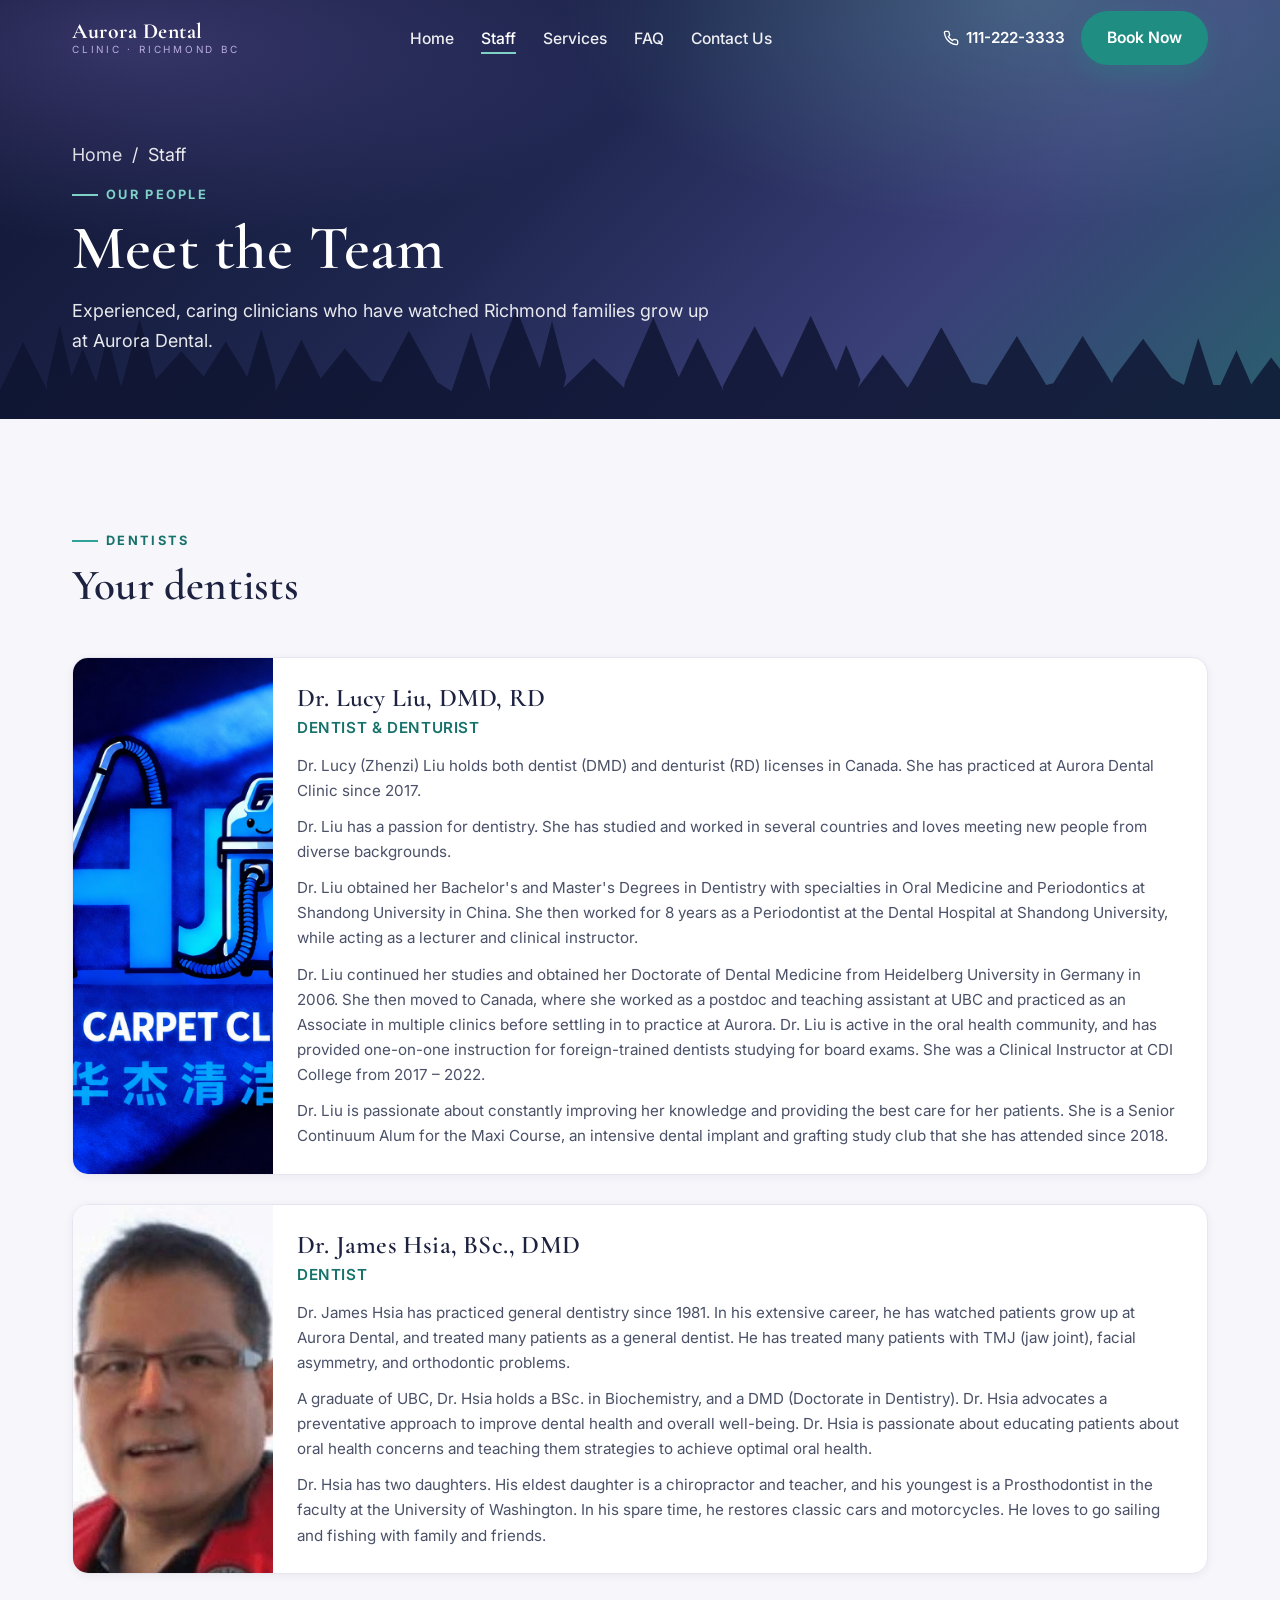
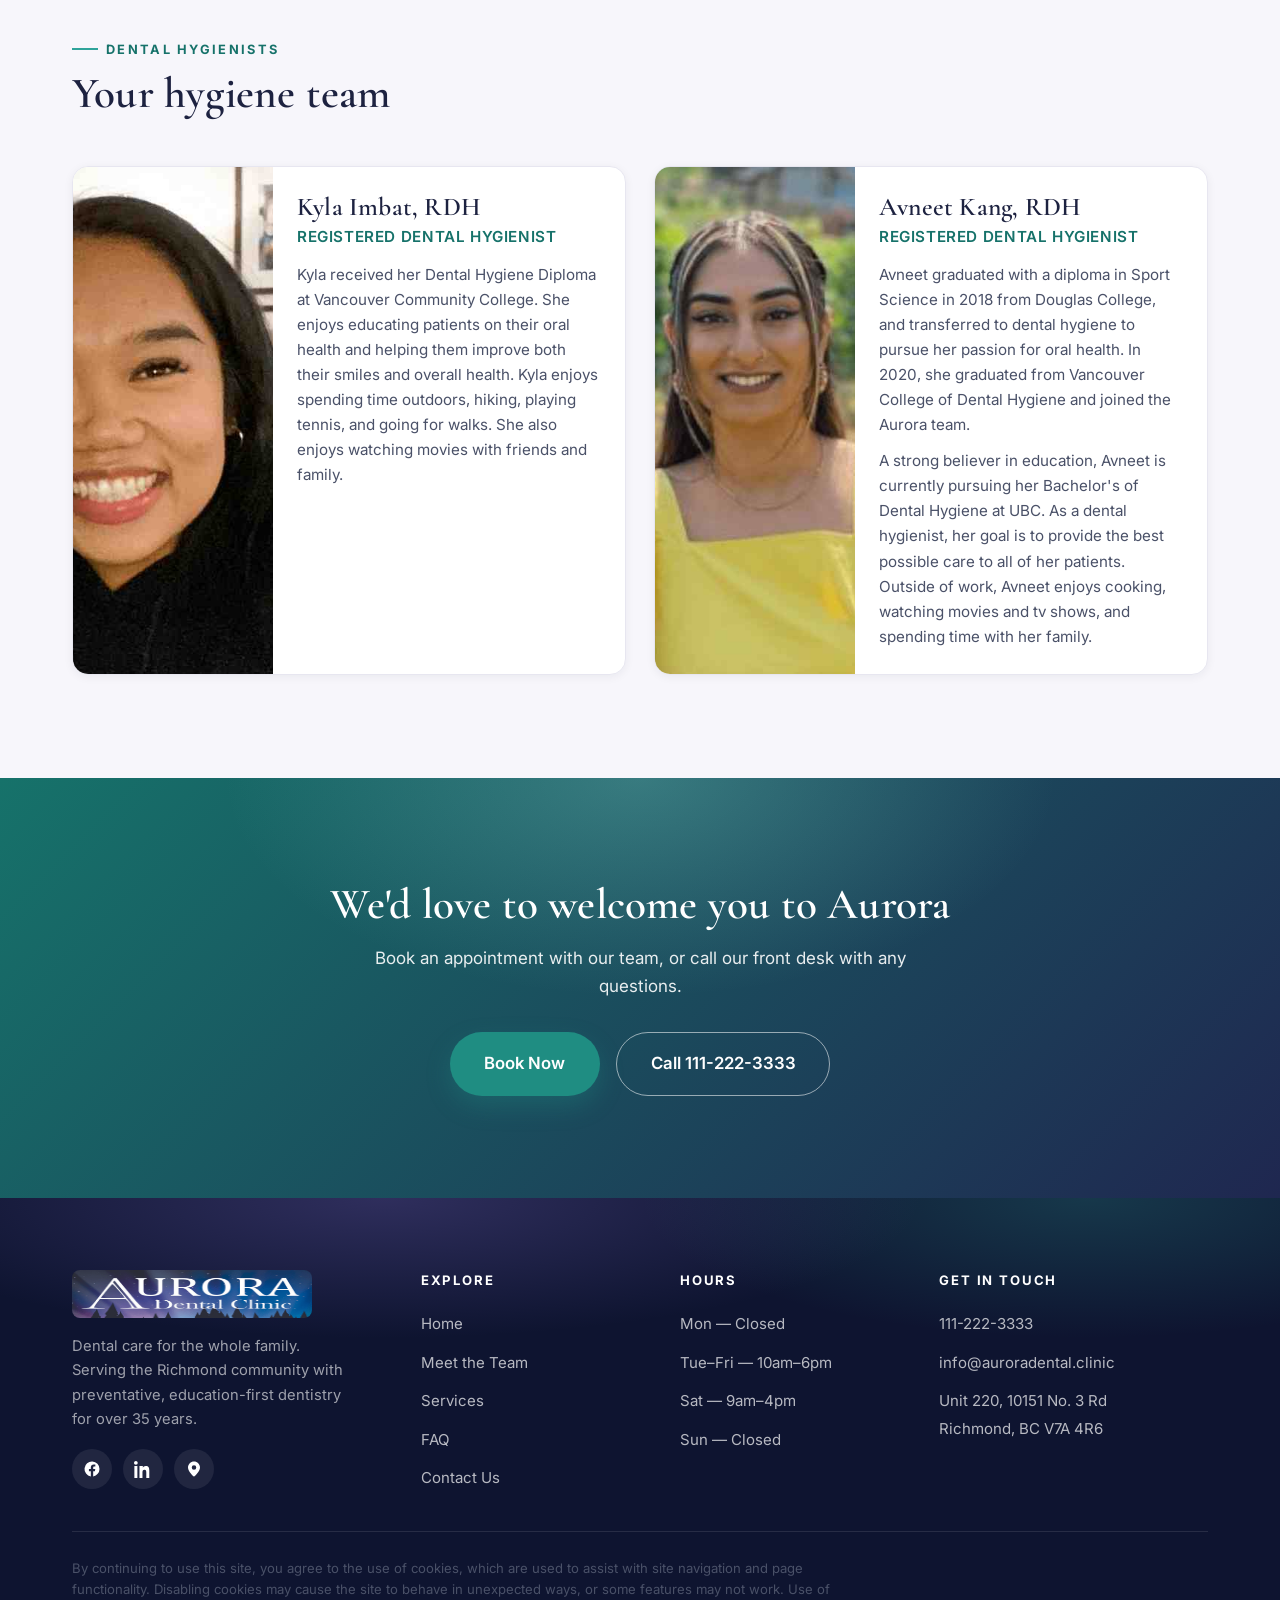
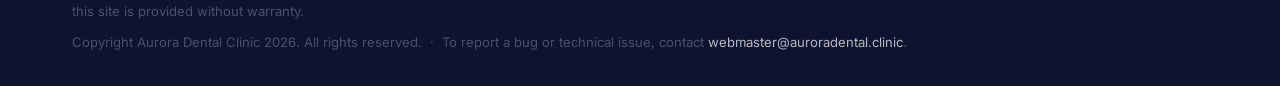
<file: staff/index.html>
<!DOCTYPE html>
<html lang="en">
<head>
<meta charset="UTF-8">
<meta name="viewport" content="width=device-width, initial-scale=1.0">
<title>Meet the Team | Aurora Dental Clinic, Richmond BC</title>
<meta name="description" content="Meet the Aurora Dental Clinic team — Dr. Lucy Liu (DMD, RD), Dr. James Hsia (BSc., DMD), and registered dental hygienists Kyla Imbat and Avneet Kang, serving families in Richmond, BC.">
<link rel="canonical" href="https://auroradental.clinic/staff/">
<meta name="theme-color" content="#0e1430">
<link rel="icon" href="/assets/images/favicon-32.png" sizes="32x32">
<link rel="apple-touch-icon" href="/assets/images/aurora-icon-180.png">
<meta property="og:type" content="profile">
<meta property="og:title" content="Meet the Team – Aurora Dental">
<meta property="og:description" content="Experienced dentists and dental hygienists caring for Richmond families.">
<meta property="og:url" content="https://auroradental.clinic/staff/">
<meta property="og:image" content="https://auroradental.clinic/assets/images/dr-lucy-liu.jpg">
<link rel="preconnect" href="https://fonts.googleapis.com">
<link rel="preconnect" href="https://fonts.gstatic.com" crossorigin>
<link href="https://fonts.googleapis.com/css2?family=Cormorant+Garamond:wght@500;600;700&family=Inter:wght@400;500;600;700&display=swap" rel="stylesheet">
<link rel="stylesheet" href="/css/style.css">
<script type="application/ld+json">
{
  "@context": "https://schema.org",
  "@type": "Dentist",
  "name": "Aurora Dental Clinic",
  "url": "https://auroradental.clinic/staff/",
  "telephone": "+1-111-222-3333",
  "address": {"@type":"PostalAddress","streetAddress":"Unit 220, 10151 No. 3 Rd","addressLocality":"Richmond","addressRegion":"BC","postalCode":"V7A 4R6","addressCountry":"CA"},
  "employee": [
    {"@type":"Person","name":"Dr. Lucy Liu","jobTitle":"Dentist & Denturist","honorificSuffix":"DMD, RD"},
    {"@type":"Person","name":"Dr. James Hsia","jobTitle":"Dentist","honorificSuffix":"BSc., DMD"},
    {"@type":"Person","name":"Kyla Imbat","jobTitle":"Registered Dental Hygienist","honorificSuffix":"RDH"},
    {"@type":"Person","name":"Avneet Kang","jobTitle":"Registered Dental Hygienist","honorificSuffix":"RDH"}
  ]
}
</script>
</head>
<body>
<a class="skip-link" href="#main">Skip to content</a>

<header class="site-header over-hero">
  <div class="container">
    <a class="brand" href="/" aria-label="Aurora Dental Clinic home">
      
      <span class="brand-text"><span class="brand-name">Aurora Dental</span><span class="brand-sub">Clinic · Richmond BC</span></span>
    </a>
    <button class="menu-toggle" aria-label="Open menu" aria-expanded="false" aria-controls="primary-nav"><span></span><span></span><span></span></button>
    <nav class="nav" id="primary-nav" aria-label="Primary">
      <ul class="nav-links">
        <li><a href="/">Home</a></li>
        <li><a href="/staff/" class="active" aria-current="page">Staff</a></li>
        <li><a href="/services/">Services</a></li>
        <li><a href="/faq/">FAQ</a></li>
        <li><a href="/contact/">Contact Us</a></li>
      </ul>
      <a class="nav-phone" href="tel:1112223333">Call 111-222-3333</a>
      <a class="btn btn-primary nav-cta" href="/contact/#booking_form">Book Now</a>
    </nav>
    <div class="header-cta">
      <a class="header-phone" href="tel:1112223333"><svg width="16" height="16" viewBox="0 0 24 24" fill="none" stroke="currentColor" stroke-width="2" aria-hidden="true"><path d="M22 16.92v3a2 2 0 0 1-2.18 2 19.79 19.79 0 0 1-8.63-3.07 19.5 19.5 0 0 1-6-6 19.79 19.79 0 0 1-3.07-8.67A2 2 0 0 1 4.11 2h3a2 2 0 0 1 2 1.72c.13.96.36 1.9.7 2.81a2 2 0 0 1-.45 2.11L8.09 9.91a16 16 0 0 0 6 6l1.27-1.27a2 2 0 0 1 2.11-.45c.91.34 1.85.57 2.81.7A2 2 0 0 1 22 16.92z"/></svg>111-222-3333</a>
      <a class="btn btn-primary" href="/contact/#booking_form">Book Now</a>
    </div>
  </div>
</header>
<div class="nav-backdrop" hidden></div>

<main id="main">
<section class="page-hero">
  <div class="container">
    <p class="breadcrumb"><a href="/">Home</a> &nbsp;/&nbsp; Staff</p>
    <span class="eyebrow">Our People</span>
    <h1>Meet the Team</h1>
    <p>Experienced, caring clinicians who have watched Richmond families grow up at Aurora Dental.</p>
  </div>
  <svg class="hero-treeline" viewBox="0 0 1440 130" preserveAspectRatio="none" aria-hidden="true"><path fill="#0e1430" d="M0,130 L0,90 L0,96 L26,42 L53,96 L53,87 L67,23 L82,87 L78,87 L93,49 L108,87 L107,92 L121,34 L136,92 L138,86 L157,16 L176,86 L174,85 L204,52 L233,85 L224,89 L254,41 L283,89 L278,81 L294,27 L309,81 L310,97 L339,39 L368,97 L359,85 L388,49 L418,85 L429,87 L460,29 L492,87 L508,97 L530,31 L551,97 L551,81 L581,4 L611,81 L605,80 L621,18 L637,80 L634,93 L668,60 L702,93 L703,87 L735,14 L766,87 L756,97 L785,37 L814,97 L813,92 L849,24 L885,92 L879,83 L912,12 L945,83 L937,84 L952,45 L968,84 L965,93 L993,56 L1021,93 L1025,87 L1059,25 L1093,87 L1110,90 L1144,35 L1177,90 L1185,88 L1218,35 L1251,88 L1253,82 L1286,38 L1318,82 L1332,90 L1348,37 L1365,90 L1373,90 L1391,51 L1408,90 L1408,89 L1430,59 L1440,72 L1440,130 Z"/></svg>
</section>

<section class="section">
  <div class="container">
    <div class="section-head left">
      <span class="eyebrow">Dentists</span>
      <h2>Your dentists</h2>
    </div>
    <div class="team-grid">
      <article class="team-card solo" data-reveal>
        <div class="team-photo"><img src="/assets/images/hj-logo-1781915989199-1.png" alt="Dr. Lucy Liu, DMD, RD" width="300" height="300"></div>
        <div class="team-body">
          <h3>Dr. Lucy Liu, DMD, RD</h3>
          <p class="team-role">Dentist &amp; Denturist</p>
          <p>Dr. Lucy (Zhenzi) Liu holds both dentist (DMD) and denturist (RD) licenses in Canada. She has practiced at Aurora Dental Clinic since 2017.</p>
          <p>Dr. Liu has a passion for dentistry. She has studied and worked in several countries and loves meeting new people from diverse backgrounds.</p>
          <p>Dr. Liu obtained her Bachelor's and Master's Degrees in Dentistry with specialties in Oral Medicine and Periodontics at Shandong University in China. She then worked for 8 years as a Periodontist at the Dental Hospital at Shandong University, while acting as a lecturer and clinical instructor.</p>
          <p>Dr. Liu continued her studies and obtained her Doctorate of Dental Medicine from Heidelberg University in Germany in 2006. She then moved to Canada, where she worked as a postdoc and teaching assistant at UBC and practiced as an Associate in multiple clinics before settling in to practice at Aurora. Dr. Liu is active in the oral health community, and has provided one-on-one instruction for foreign-trained dentists studying for board exams. She was a Clinical Instructor at CDI College from 2017 – 2022.</p>
          <p>Dr. Liu is passionate about constantly improving her knowledge and providing the best care for her patients. She is a Senior Continuum Alum for the Maxi Course, an intensive dental implant and grafting study club that she has attended since 2018.</p>
        </div>
      </article>
      <article class="team-card solo" data-reveal>
        <div class="team-photo"><img src="/assets/images/dr-james-hsia.jpg" alt="Dr. James Hsia, BSc., DMD" width="300" height="289"></div>
        <div class="team-body">
          <h3>Dr. James Hsia, BSc., DMD</h3>
          <p class="team-role">Dentist</p>
          <p>Dr. James Hsia has practiced general dentistry since 1981. In his extensive career, he has watched patients grow up at Aurora Dental, and treated many patients as a general dentist. He has treated many patients with TMJ (jaw joint), facial asymmetry, and orthodontic problems.</p>
          <p>A graduate of UBC, Dr. Hsia holds a BSc. in Biochemistry, and a DMD (Doctorate in Dentistry). Dr. Hsia advocates a preventative approach to improve dental health and overall well-being. Dr. Hsia is passionate about educating patients about oral health concerns and teaching them strategies to achieve optimal oral health.</p>
          <p>Dr. Hsia has two daughters. His eldest daughter is a chiropractor and teacher, and his youngest is a Prosthodontist in the faculty at the University of Washington. In his spare time, he restores classic cars and motorcycles. He loves to go sailing and fishing with family and friends.</p>
        </div>
      </article>
    </div>

    <div class="section-head left" style="margin-top:3.5rem;">
      <span class="eyebrow">Dental Hygienists</span>
      <h2>Your hygiene team</h2>
    </div>
    <div class="team-grid">
      <article class="team-card" data-reveal>
        <div class="team-photo"><img src="/assets/images/kyla-imbat.jpg" alt="Kyla Imbat, RDH" width="300" height="300"></div>
        <div class="team-body">
          <h3>Kyla Imbat, RDH</h3>
          <p class="team-role">Registered Dental Hygienist</p>
          <p>Kyla received her Dental Hygiene Diploma at Vancouver Community College. She enjoys educating patients on their oral health and helping them improve both their smiles and overall health. Kyla enjoys spending time outdoors, hiking, playing tennis, and going for walks. She also enjoys watching movies with friends and family.</p>
        </div>
      </article>
      <article class="team-card" data-reveal>
        <div class="team-photo"><img src="/assets/images/avneet-kang.jpg" alt="Avneet Kang, RDH" width="300" height="300"></div>
        <div class="team-body">
          <h3>Avneet Kang, RDH</h3>
          <p class="team-role">Registered Dental Hygienist</p>
          <p>Avneet graduated with a diploma in Sport Science in 2018 from Douglas College, and transferred to dental hygiene to pursue her passion for oral health. In 2020, she graduated from Vancouver College of Dental Hygiene and joined the Aurora team.</p>
          <p>A strong believer in education, Avneet is currently pursuing her Bachelor's of Dental Hygiene at UBC. As a dental hygienist, her goal is to provide the best possible care to all of her patients. Outside of work, Avneet enjoys cooking, watching movies and tv shows, and spending time with her family.</p>
        </div>
      </article>
    </div>
  </div>
</section>

<section class="section cta-band">
  <div class="container">
    <h2>We'd love to welcome you to Aurora</h2>
    <p>Book an appointment with our team, or call our front desk with any questions.</p>
    <div class="cta-actions">
      <a class="btn btn-primary btn-lg" href="/contact/#booking_form">Book Now</a>
      <a class="btn btn-ghost btn-lg" href="tel:1112223333">Call 111-222-3333</a>
    </div>
  </div>
</section>
</main>

<footer class="site-footer">
  <div class="container">
    <div class="footer-top">
      <div class="footer-brand">
        <img src="/assets/images/aurora-icon.png" alt="Aurora Dental Clinic" width="240" height="96">
        <p>Dental care for the whole family. Serving the Richmond community with preventative, education-first dentistry for over 35 years.</p>
        <div class="social-row">
          <a href="https://www.facebook.com/AuroraDentalinRichmond" target="_blank" rel="noopener" aria-label="Aurora Dental on Facebook"><svg width="18" height="18" viewBox="0 0 24 24" fill="currentColor"><path d="M22 12a10 10 0 1 0-11.56 9.88v-6.99H7.9V12h2.54V9.8c0-2.5 1.49-3.89 3.78-3.89 1.09 0 2.24.2 2.24.2v2.46h-1.26c-1.24 0-1.63.77-1.63 1.56V12h2.78l-.44 2.89h-2.34v6.99A10 10 0 0 0 22 12z"/></svg></a>
          <a href="https://www.linkedin.com/in/%E7%9C%9F%E5%AD%90-%E5%88%98-23934189/" target="_blank" rel="noopener" aria-label="Dr. Lucy Liu on LinkedIn"><svg width="18" height="18" viewBox="0 0 24 24" fill="currentColor"><path d="M4.98 3.5A2.5 2.5 0 1 1 0 3.5a2.5 2.5 0 0 1 4.98 0zM.5 8h4V24h-4V8zm7.5 0h3.8v2.2h.05c.53-1 1.83-2.2 3.77-2.2 4.03 0 4.78 2.65 4.78 6.1V24h-4v-7.1c0-1.7 0-3.9-2.37-3.9-2.38 0-2.74 1.85-2.74 3.77V24h-4V8z"/></svg></a>
          <a href="https://g.co/kgs/xWzbcXG" target="_blank" rel="noopener" aria-label="Aurora Dental on Google Maps"><svg width="18" height="18" viewBox="0 0 24 24" fill="currentColor"><path d="M12 2C7.6 2 4 5.6 4 10c0 5.4 7 11.5 7.3 11.8.4.3.9.3 1.3 0C13 21.5 20 15.4 20 10c0-4.4-3.6-8-8-8zm0 11a3 3 0 1 1 0-6 3 3 0 0 1 0 6z"/></svg></a>
        </div>
      </div>
      <div class="footer-col">
        <h4>Explore</h4>
        <ul><li><a href="/">Home</a></li><li><a href="/staff/">Meet the Team</a></li><li><a href="/services/">Services</a></li><li><a href="/faq/">FAQ</a></li><li><a href="/contact/">Contact Us</a></li></ul>
      </div>
      <div class="footer-col">
        <h4>Hours</h4>
        <ul><li><span>Mon — Closed</span></li><li><span>Tue–Fri — 10am–6pm</span></li><li><span>Sat — 9am–4pm</span></li><li><span>Sun — Closed</span></li></ul>
      </div>
      <div class="footer-col">
        <h4>Get in Touch</h4>
        <ul><li><a href="tel:1112223333">111-222-3333</a></li><li><a href="mailto:info@auroradental.clinic">info@auroradental.clinic</a></li><li><a href="/contact/#map">Unit 220, 10151 No. 3 Rd<br>Richmond, BC V7A 4R6</a></li></ul>
      </div>
    </div>
    <div class="footer-bottom">
      <p class="cookie">By continuing to use this site, you agree to the use of cookies, which are used to assist with site navigation and page functionality. Disabling cookies may cause the site to behave in unexpected ways, or some features may not work. Use of this site is provided without warranty.</p>
      <p>Copyright Aurora Dental Clinic <span id="year">2025</span>. All rights reserved. &nbsp;·&nbsp; To report a bug or technical issue, contact <a href="mailto:webmaster@auroradental.clinic">webmaster@auroradental.clinic</a>.</p>
    </div>
  </div>
</footer>
<script src="/js/main.js" defer></script>
</body>
</html>
</file>
<file: css/style.css>
/* ============================================================
   Aurora Dental Clinic — Design System
   Brand: aurora-borealis night sky (navy→purple→teal) + clean clinical body
   ============================================================ */

:root {
  /* Aurora night palette */
  --night-900: #0e1430;
  --night-800: #161d3a;
  --night-700: #1f2750;
  --indigo:    #3a3f78;
  --purple:    #6c5fb0;
  --lavender:  #b9aedd;
  --aurora-teal: #2fa39a;
  --teal:      #1f8d82;
  --teal-700:  #16726a;
  --teal-300:  #7fd1c8;

  /* Neutrals */
  --ink:       #1d2240;
  --slate:     #4a5168;
  --muted:     #6b7388;
  --line:      #e7e6f0;
  --cream:     #f7f6fb;
  --cloud:     #eef0f8;
  --white:     #ffffff;

  /* Roles */
  --bg:        var(--cream);
  --text:      var(--ink);
  --accent:    var(--teal);
  --accent-strong: var(--teal-700);

  /* Type */
  --font-display: "Cormorant Garamond", Georgia, "Times New Roman", serif;
  --font-body: "Inter", -apple-system, BlinkMacSystemFont, "Segoe UI", Roboto, Helvetica, Arial, sans-serif;

  /* Layout */
  --container: 1180px;
  --radius: 16px;
  --radius-sm: 10px;
  --shadow-sm: 0 2px 10px rgba(20,26,58,.06);
  --shadow: 0 14px 40px rgba(20,26,58,.10);
  --shadow-lg: 0 30px 70px rgba(20,26,58,.18);
  --ease: cubic-bezier(0.22, 1, 0.36, 1);
  --header-h: 76px;
}

/* ---------- Reset ---------- */
*, *::before, *::after { box-sizing: border-box; }
* { margin: 0; }
html { scroll-behavior: smooth; -webkit-text-size-adjust: 100%; scroll-padding-top: calc(var(--header-h) + 16px); }
body {
  font-family: var(--font-body);
  color: var(--text);
  background: var(--bg);
  line-height: 1.65;
  font-size: 17px;
  -webkit-font-smoothing: antialiased;
  overflow-x: hidden;
}
img, svg, iframe { display: block; max-width: 100%; }
img { height: auto; }
a { color: var(--accent-strong); text-decoration: none; }
a:hover { color: var(--teal); }
ul { padding-left: 1.2em; }

h1, h2, h3, .display { font-family: var(--font-display); font-weight: 600; line-height: 1.12; color: var(--ink); letter-spacing: .2px; }
h1 { font-size: clamp(2.4rem, 5vw, 3.9rem); }
h2 { font-size: clamp(1.9rem, 3.4vw, 2.7rem); }
h3 { font-size: clamp(1.3rem, 2.2vw, 1.6rem); }
p { color: var(--slate); }

.container { width: 100%; max-width: var(--container); margin-inline: auto; padding-inline: 22px; }
.section { padding: clamp(56px, 8vw, 104px) 0; }
.eyebrow {
  font-family: var(--font-body); font-weight: 700; font-size: .8rem; letter-spacing: .18em;
  text-transform: uppercase; color: var(--teal-700);
  display: inline-flex; align-items: center; gap: .5rem;
}
.eyebrow::before { content: ""; width: 26px; height: 2px; background: var(--aurora-teal); display: inline-block; }
.lead { font-size: 1.15rem; color: var(--slate); }
.center { text-align: center; }
.center .eyebrow { justify-content: center; }

/* ---------- Buttons ---------- */
.btn {
  display: inline-flex; align-items: center; justify-content: center; gap: .55rem;
  font-family: var(--font-body); font-weight: 600; font-size: .98rem;
  padding: .85em 1.6em; border-radius: 999px; cursor: pointer; border: 1.5px solid transparent;
  transition: transform .35s var(--ease), box-shadow .35s var(--ease), background .3s var(--ease), color .3s var(--ease);
  white-space: nowrap;
}
.btn-primary { background: var(--teal); color: #fff; box-shadow: 0 10px 24px rgba(31,141,130,.32); }
.btn-primary:hover { background: var(--teal-700); color: #fff; transform: translateY(-2px); box-shadow: 0 16px 32px rgba(31,141,130,.4); }
.btn-ghost { background: transparent; color: #fff; border-color: rgba(255,255,255,.55); }
.btn-ghost:hover { background: rgba(255,255,255,.12); color: #fff; transform: translateY(-2px); }
.btn-outline { background: #fff; color: var(--teal-700); border-color: var(--line); box-shadow: var(--shadow-sm); }
.btn-outline:hover { border-color: var(--aurora-teal); color: var(--teal-700); transform: translateY(-2px); }
.btn-lg { padding: 1em 2em; font-size: 1.05rem; }

/* ---------- Header ---------- */
.site-header {
  position: fixed; top: 0; left: 0; right: 0; z-index: 100; height: var(--header-h);
  display: flex; align-items: center;
  transition: background .4s var(--ease), box-shadow .4s var(--ease), backdrop-filter .4s var(--ease);
}
.site-header .container { display: flex; align-items: center; justify-content: space-between; gap: 1.2rem; }
.brand { display: flex; align-items: center; gap: .65rem; }
.brand img { height: 42px; width: auto; border-radius: 6px; }
.brand .brand-text { display: flex; flex-direction: column; line-height: 1; }
.brand .brand-name { font-family: var(--font-display); font-weight: 700; font-size: 1.35rem; color: #fff; letter-spacing: .5px; transition: color .4s var(--ease); }
.brand .brand-sub { font-size: .62rem; letter-spacing: .28em; text-transform: uppercase; color: var(--lavender); transition: color .4s var(--ease); margin-top: 3px; }

.nav { display: flex; align-items: center; gap: 2rem; }
.nav-links { display: flex; align-items: center; gap: 1.7rem; list-style: none; padding: 0; margin: 0; }
.nav-links a {
  position: relative; color: rgba(255,255,255,.92); font-weight: 500; font-size: .98rem;
  padding: 4px 0; transition: color .3s var(--ease);
}
.nav-links a::after {
  content: ""; position: absolute; left: 0; bottom: -2px; height: 2px; width: 0; background: var(--teal-300);
  transition: width .35s var(--ease);
}
.nav-links a:hover::after, .nav-links a.active::after { width: 100%; }
.nav-links a:hover, .nav-links a.active { color: #fff; }
.header-cta { display: flex; align-items: center; gap: 1rem; }
.header-phone { color: #fff; font-weight: 600; font-size: .95rem; display: inline-flex; align-items: center; gap: .45rem; }
.header-phone:hover { color: var(--teal-300); }
.nav-cta, .nav-phone { display: none; }
.skip-link { position: absolute; left: -999px; top: 0; z-index: 200; background: #fff; color: var(--teal-700); padding: .6em 1em; border-radius: 0 0 8px 0; font-weight: 600; }
.skip-link:focus { left: 0; }

/* scrolled / solid header */
.site-header.solid { background: rgba(255,255,255,.96); backdrop-filter: saturate(160%) blur(10px); box-shadow: 0 6px 24px rgba(20,26,58,.08); }
.site-header.solid .brand-name { color: var(--ink); }
.site-header.solid .brand-sub { color: var(--teal-700); }
.site-header.solid .nav-links a { color: var(--slate); }
.site-header.solid .nav-links a:hover, .site-header.solid .nav-links a.active { color: var(--ink); }
.site-header.solid .nav-links a::after { background: var(--aurora-teal); }
.site-header.solid .header-phone { color: var(--ink); }
.site-header.solid .header-phone:hover { color: var(--teal-700); }

/* pages without a dark hero get a solid header by default */
.site-header.static-solid { position: sticky; }

.menu-toggle { display: none; background: none; border: none; cursor: pointer; padding: 8px; z-index: 110; }
.menu-toggle span { display: block; width: 26px; height: 2px; background: #fff; margin: 5px 0; border-radius: 2px; transition: transform .3s var(--ease), opacity .3s var(--ease), background .3s var(--ease); }
.site-header.solid .menu-toggle span, .site-header.static-solid .menu-toggle span { background: var(--ink); }

/* ---------- Hero ---------- */
.hero {
  position: relative; min-height: 92vh; display: flex; align-items: center;
  color: #fff; overflow: hidden; padding-top: var(--header-h);
  background: linear-gradient(135deg, #0e1430 0%, #1f2750 38%, #3a3f78 64%, #2a5f6e 100%);
}
.hero::before {
  content: ""; position: absolute; inset: 0; z-index: 1;
  background:
    radial-gradient(60% 80% at 78% 18%, rgba(127,209,200,.30), transparent 60%),
    radial-gradient(70% 70% at 20% 12%, rgba(108,95,176,.42), transparent 60%),
    radial-gradient(50% 60% at 60% 95%, rgba(47,163,154,.22), transparent 60%);
}
.hero-stars { position: absolute; inset: 0; z-index: 1; opacity: .55; }
.hero-img-wrap { position: absolute; inset: 0; z-index: 0; }
.hero-img-wrap img { width: 100%; height: 100%; object-fit: cover; opacity: .26; transform: scale(1.04); }
.hero .readability { position: absolute; inset: 0; z-index: 2; background: linear-gradient(90deg, rgba(14,20,48,.72) 0%, rgba(14,20,48,.34) 55%, rgba(14,20,48,.1) 100%); opacity: 0; }
.hero-treeline { position: absolute; left: 0; right: 0; bottom: -1px; z-index: 3; width: 100%; height: auto; opacity: .9; }
.hero .container { position: relative; z-index: 5; }
.hero-inner { max-width: 680px; }
.hero .eyebrow { color: var(--teal-300); }
.hero .eyebrow::before { background: var(--teal-300); }
.hero h1 { color: #fff; margin: .5rem 0 1rem; text-shadow: 0 2px 30px rgba(0,0,0,.25); }
.hero-sub { font-size: 1.2rem; color: rgba(255,255,255,.9); max-width: 560px; margin-bottom: 2rem; }
.hero-actions { display: flex; flex-wrap: wrap; gap: 1rem; align-items: center; }
.hero-captions { display: flex; flex-wrap: wrap; gap: .6rem 1.4rem; margin-top: 2.4rem; }
.hero-captions span { display: inline-flex; align-items: center; gap: .5rem; font-size: .95rem; color: rgba(255,255,255,.88); }
.hero-captions span::before { content: ""; width: 7px; height: 7px; border-radius: 50%; background: var(--teal-300); box-shadow: 0 0 10px var(--teal-300); }

/* ---------- Trust band ---------- */
.trust-band { background: var(--white); border-bottom: 1px solid var(--line); }
.trust-grid { display: grid; grid-template-columns: repeat(3, 1fr); gap: 1.5rem; padding: 2.6rem 0; }
.trust-item { text-align: center; padding: 0 1rem; }
.trust-item .num { font-family: var(--font-display); font-size: 2.4rem; font-weight: 700; color: var(--teal-700); line-height: 1; }
.trust-item .lab { color: var(--slate); font-size: .98rem; margin-top: .4rem; }

/* ---------- Welcome / split ---------- */
.split { display: grid; grid-template-columns: 1.05fr 1fr; gap: clamp(2rem, 5vw, 4.5rem); align-items: center; }
.split.reverse .split-media { order: 2; }
.split-media { position: relative; }
.split-media img { width: 100%; border-radius: var(--radius); box-shadow: var(--shadow); object-fit: cover; }
.split-media .stack-2 { display: grid; grid-template-columns: 1fr 1fr; gap: 1rem; }
.split-media .stack-2 img:first-child { margin-top: 2rem; }
.media-badge {
  position: absolute; bottom: -22px; left: -22px; background: #fff; border-radius: var(--radius-sm);
  padding: 1rem 1.3rem; box-shadow: var(--shadow); display: flex; gap: .8rem; align-items: center; max-width: 250px;
}
.media-badge .ic { width: 42px; height: 42px; border-radius: 50%; background: var(--cloud); display: grid; place-items: center; color: var(--teal-700); flex: none; }
.media-badge b { font-family: var(--font-display); font-size: 1.05rem; color: var(--ink); }
.media-badge small { color: var(--muted); font-size: .82rem; }
.split-body h2 { margin-bottom: 1rem; }
.split-body p + p { margin-top: 1rem; }
.split-body .btn { margin-top: 1.8rem; }

/* ---------- Feature cards ---------- */
.cards { display: grid; grid-template-columns: repeat(3, 1fr); gap: 1.5rem; }
.card {
  background: #fff; border: 1px solid var(--line); border-radius: var(--radius); padding: 2rem 1.8rem;
  box-shadow: var(--shadow-sm); transition: transform .4s var(--ease), box-shadow .4s var(--ease), border-color .4s var(--ease);
}
.card:hover { transform: translateY(-6px); box-shadow: var(--shadow); border-color: #d9e6e3; }
.card .ic { width: 54px; height: 54px; border-radius: 14px; background: linear-gradient(135deg, var(--cloud), #fff); display: grid; place-items: center; color: var(--teal-700); margin-bottom: 1.1rem; border: 1px solid var(--line); }
.card h3 { margin-bottom: .5rem; }
.card p { font-size: .98rem; }

/* ---------- Section heads ---------- */
.section-head { max-width: 720px; margin: 0 auto 3rem; }
.section-head.left { margin-left: 0; }
.section-head h2 { margin: .6rem 0 .8rem; }

/* ---------- Team ---------- */
.team-grid { display: grid; grid-template-columns: repeat(2, 1fr); gap: 1.8rem; }
.team-card {
  background: #fff; border: 1px solid var(--line); border-radius: var(--radius); overflow: hidden;
  display: grid; grid-template-columns: 200px 1fr; box-shadow: var(--shadow-sm);
  transition: transform .4s var(--ease), box-shadow .4s var(--ease);
}
.team-card:hover { transform: translateY(-5px); box-shadow: var(--shadow); }
.team-photo { position: relative; background: linear-gradient(160deg, var(--indigo), var(--night-800)); }
.team-photo img { width: 100%; height: 100%; object-fit: cover; min-height: 240px; }
.team-body { padding: 1.6rem 1.5rem; }
.team-body h3 { margin-bottom: .15rem; }
.team-role { color: var(--teal-700); font-weight: 600; font-size: .85rem; letter-spacing: .04em; text-transform: uppercase; margin-bottom: .8rem; }
.team-body p { font-size: .95rem; }
.team-body p + p { margin-top: .7rem; }
.team-card.solo { grid-column: 1 / -1; }

/* ---------- Services ---------- */
.svc-jumpnav { position: sticky; top: var(--header-h); z-index: 40; background: rgba(247,246,251,.92); backdrop-filter: blur(8px); border-bottom: 1px solid var(--line); }
.svc-jumpnav ul { display: flex; gap: .4rem; list-style: none; margin: 0; padding: .7rem 0; overflow-x: auto; }
.svc-jumpnav a { white-space: nowrap; font-size: .9rem; font-weight: 500; color: var(--slate); padding: .4em .9em; border-radius: 999px; transition: background .3s var(--ease), color .3s var(--ease); }
.svc-jumpnav a:hover { background: #fff; color: var(--teal-700); box-shadow: var(--shadow-sm); }
.svc { display: grid; grid-template-columns: 64px 1fr; gap: 1.4rem; padding: 2.6rem 0; border-bottom: 1px solid var(--line); scroll-margin-top: calc(var(--header-h) + 60px); }
.svc:last-child { border-bottom: none; }
.svc-ic { width: 56px; height: 56px; border-radius: 16px; background: linear-gradient(135deg, var(--teal), var(--aurora-teal)); color: #fff; display: grid; place-items: center; box-shadow: 0 10px 22px rgba(31,141,130,.28); }
.svc h2 { margin-bottom: .8rem; }
.svc p + p { margin-top: .9rem; }
.svc .subgrid { display: grid; grid-template-columns: repeat(2, 1fr); gap: 1rem; margin-top: 1.1rem; }
.svc .subitem { background: #fff; border: 1px solid var(--line); border-radius: var(--radius-sm); padding: 1rem 1.2rem; }
.svc .subitem b { color: var(--ink); display: block; margin-bottom: .2rem; font-family: var(--font-display); font-size: 1.1rem; }
.svc .subitem span { font-size: .92rem; color: var(--slate); }
.note-flag { display: inline-flex; gap: .5rem; align-items: flex-start; background: #fff6ed; border: 1px solid #f4dcc0; color: #8a5a1e; border-radius: var(--radius-sm); padding: .7rem 1rem; font-size: .92rem; margin-top: 1rem; }

/* ---------- FAQ ---------- */
.faq-list { max-width: 820px; margin: 0 auto; display: flex; flex-direction: column; gap: .9rem; }
.faq-item { background: #fff; border: 1px solid var(--line); border-radius: var(--radius-sm); box-shadow: var(--shadow-sm); overflow: hidden; }
.faq-item summary { list-style: none; cursor: pointer; padding: 1.15rem 1.4rem; display: flex; align-items: center; justify-content: space-between; gap: 1rem; font-family: var(--font-display); font-size: 1.2rem; font-weight: 600; color: var(--ink); }
.faq-item summary::-webkit-details-marker { display: none; }
.faq-item summary .chev { flex: none; width: 26px; height: 26px; border-radius: 50%; background: var(--cloud); display: grid; place-items: center; color: var(--teal-700); transition: transform .35s var(--ease), background .3s var(--ease); }
.faq-item[open] summary .chev { transform: rotate(45deg); background: var(--teal); color: #fff; }
.faq-answer { padding: 0 1.4rem 1.3rem; }
.faq-answer p + p { margin-top: .7rem; }
.faq-answer ul { margin-top: .4rem; }
.faq-answer li { margin-bottom: .5rem; color: var(--slate); }

/* ---------- Contact ---------- */
.contact-grid { display: grid; grid-template-columns: 1fr 1.1fr; gap: clamp(2rem,4vw,3.5rem); align-items: start; }
.info-card { background: #fff; border: 1px solid var(--line); border-radius: var(--radius); padding: 2rem; box-shadow: var(--shadow-sm); }
.info-row { display: flex; gap: 1rem; padding: 1rem 0; border-bottom: 1px solid var(--line); }
.info-row:last-child { border-bottom: none; }
.info-row .ic { width: 44px; height: 44px; border-radius: 12px; background: var(--cloud); color: var(--teal-700); display: grid; place-items: center; flex: none; }
.info-row .lab { font-size: .78rem; text-transform: uppercase; letter-spacing: .1em; color: var(--muted); }
.info-row a, .info-row .val { color: var(--ink); font-weight: 600; }
.info-row a:hover { color: var(--teal-700); }
.hours-table { width: 100%; border-collapse: collapse; margin-top: .4rem; }
.hours-table td { padding: .4rem 0; font-size: .96rem; color: var(--slate); }
.hours-table td:last-child { text-align: right; font-weight: 600; color: var(--ink); }
.hours-table tr.closed td:last-child { color: var(--muted); font-weight: 500; }
.hours-table tr.today td { color: var(--teal-700); }
.hours-table tr.today td:last-child { color: var(--teal-700); }

.form-card { background: #fff; border: 1px solid var(--line); border-radius: var(--radius); padding: 2.2rem; box-shadow: var(--shadow); }
.field { margin-bottom: 1.1rem; }
.field label { display: block; font-weight: 600; font-size: .9rem; color: var(--ink); margin-bottom: .4rem; }
.field label .req { color: #c0492f; }
.field input, .field textarea {
  width: 100%; font-family: var(--font-body); font-size: 1rem; color: var(--ink);
  padding: .8em .95em; border: 1.5px solid var(--line); border-radius: var(--radius-sm); background: var(--cream);
  transition: border-color .3s var(--ease), box-shadow .3s var(--ease), background .3s var(--ease);
}
.field input:focus, .field textarea:focus { outline: none; border-color: var(--aurora-teal); background: #fff; box-shadow: 0 0 0 4px rgba(47,163,154,.14); }
.field textarea { resize: vertical; min-height: 120px; }
.field .error-msg { color: #c0492f; font-size: .82rem; margin-top: .35rem; display: none; }
.field.invalid input, .field.invalid textarea { border-color: #d9745f; }
.field.invalid .error-msg { display: block; }
.form-note { font-size: .82rem; color: var(--muted); margin-top: .6rem; }
.form-status { margin-top: 1rem; padding: .9rem 1.1rem; border-radius: var(--radius-sm); font-size: .92rem; display: none; }
.form-status.show { display: block; }
.form-status.ok { background: #ecf8f4; color: var(--teal-700); border: 1px solid #c4e8df; }
.form-status.err { background: #fdf1ee; color: #b34a32; border: 1px solid #f3cfc4; }
.form-status a { color: inherit; text-decoration: underline; }

.map-embed { border-radius: var(--radius); overflow: hidden; box-shadow: var(--shadow-sm); border: 1px solid var(--line); margin-top: 2.5rem; }
.map-embed iframe { width: 100%; height: 420px; border: 0; filter: saturate(1.05); }

/* ---------- Page hero (inner) ---------- */
.page-hero {
  position: relative; color: #fff; padding: calc(var(--header-h) + 64px) 0 64px; overflow: hidden;
  background: linear-gradient(135deg, #0e1430 0%, #1f2750 42%, #3a3f78 72%, #2a5f6e 100%);
}
.page-hero::before { content: ""; position: absolute; inset: 0; background: radial-gradient(60% 90% at 80% 0%, rgba(127,209,200,.28), transparent 60%), radial-gradient(70% 80% at 10% 10%, rgba(108,95,176,.4), transparent 60%); }
.page-hero .hero-treeline { opacity: .8; }
.page-hero .container { position: relative; z-index: 4; }
.page-hero .eyebrow { color: var(--teal-300); }
.page-hero .eyebrow::before { background: var(--teal-300); }
.page-hero h1 { color: #fff; margin: .5rem 0 .8rem; }
.page-hero p { color: rgba(255,255,255,.9); max-width: 640px; font-size: 1.12rem; }
.breadcrumb { font-size: .85rem; color: rgba(255,255,255,.7); margin-bottom: .4rem; }
.breadcrumb a { color: rgba(255,255,255,.85); }
.breadcrumb a:hover { color: #fff; }

/* ---------- CTA band ---------- */
.cta-band { position: relative; overflow: hidden; color: #fff; text-align: center; background: linear-gradient(135deg, #16726a, #1f2750); }
.cta-band::before { content: ""; position: absolute; inset: 0; background: radial-gradient(50% 80% at 50% 0%, rgba(127,209,200,.3), transparent 65%); }
.cta-band .container { position: relative; z-index: 2; }
.cta-band h2 { color: #fff; }
.cta-band p { color: rgba(255,255,255,.9); max-width: 560px; margin: 1rem auto 2rem; }
.cta-actions { display: flex; gap: 1rem; justify-content: center; flex-wrap: wrap; }

/* ---------- Footer ---------- */
.site-footer { background: var(--night-900); color: rgba(255,255,255,.7); position: relative; overflow: hidden; }
.site-footer::before { content: ""; position: absolute; top: 0; left: 0; right: 0; height: 200px; background: radial-gradient(60% 100% at 30% 0%, rgba(108,95,176,.35), transparent 70%), radial-gradient(50% 100% at 85% 0%, rgba(47,163,154,.25), transparent 70%); pointer-events: none; }
.footer-top { display: grid; grid-template-columns: 1.4fr 1fr 1fr 1.2fr; gap: 2.2rem; padding: clamp(48px,6vw,72px) 0 40px; position: relative; z-index: 2; }
.footer-brand img { height: 48px; border-radius: 8px; margin-bottom: 1rem; }
.footer-brand p { color: rgba(255,255,255,.6); font-size: .92rem; max-width: 280px; }
.footer-col h4 { font-family: var(--font-body); font-size: .82rem; text-transform: uppercase; letter-spacing: .14em; color: #fff; margin-bottom: 1.1rem; }
.footer-col ul { list-style: none; padding: 0; margin: 0; display: flex; flex-direction: column; gap: .65rem; }
.footer-col a, .footer-col span { color: rgba(255,255,255,.7); font-size: .94rem; }
.footer-col a:hover { color: var(--teal-300); }
.social-row { display: flex; gap: .7rem; margin-top: 1.1rem; }
.social-row a { width: 40px; height: 40px; border-radius: 50%; background: rgba(255,255,255,.08); display: grid; place-items: center; color: #fff; transition: background .3s var(--ease), transform .3s var(--ease); }
.social-row a:hover { background: var(--teal); transform: translateY(-3px); color: #fff; }
.footer-bottom { border-top: 1px solid rgba(255,255,255,.1); padding: 1.6rem 0 2rem; position: relative; z-index: 2; font-size: .82rem; color: rgba(255,255,255,.5); }
.footer-bottom .cookie { max-width: 760px; margin-bottom: .6rem; }
.footer-bottom a { color: rgba(255,255,255,.7); }

/* ---------- Motion ---------- */
[data-reveal] { opacity: 0; transform: translateY(20px); transition: opacity .8s var(--ease), transform .8s var(--ease); will-change: opacity, transform; }
[data-reveal].in { opacity: 1; transform: none; }
[data-reveal-img] { opacity: 0; transform: scale(1.04); transition: opacity .9s var(--ease), transform .9s var(--ease); will-change: opacity, transform; }
[data-reveal-img].in { opacity: 1; transform: scale(1); }
[data-stagger] > * { opacity: 0; transform: translateY(20px); transition: opacity .7s var(--ease), transform .7s var(--ease); }
[data-stagger].in > * { opacity: 1; transform: none; }

/* hero entrance */
.hero [data-enter] { opacity: 0; transform: translateY(22px); }
.hero.ready [data-enter] { animation: heroUp .85s var(--ease) forwards; }
.hero.ready [data-enter="1"] { animation-delay: .05s; }
.hero.ready [data-enter="2"] { animation-delay: .2s; }
.hero.ready [data-enter="3"] { animation-delay: .35s; }
.hero.ready [data-enter="4"] { animation-delay: .5s; }
.hero.ready .hero-img-wrap img { animation: imgReveal 1.4s var(--ease) forwards; }
.hero.ready .readability { animation: fadeIn 1s var(--ease) .3s forwards; }
@keyframes heroUp { to { opacity: 1; transform: none; } }
@keyframes imgReveal { to { transform: scale(1); } }
@keyframes fadeIn { to { opacity: 1; } }

/* ---------- Responsive ---------- */
@media (max-width: 940px) {
  .header-cta { display: none; }
  .menu-toggle { display: block; }
  .nav-cta { display: inline-flex; width: 100%; margin-top: 1.4rem; }
  .nav-phone { display: inline-flex; justify-content: center; gap: .5rem; color: #fff; font-weight: 600; margin-top: 1rem; padding: .9rem; border: 1.5px solid rgba(255,255,255,.3); border-radius: 999px; }
  .nav-phone:hover { color: var(--teal-300); }
  .nav {
    position: fixed; inset: 0 0 0 auto; width: min(82vw, 340px); height: 100dvh;
    background: var(--night-900); flex-direction: column; align-items: stretch; justify-content: flex-start;
    padding: calc(var(--header-h) + 20px) 28px 28px; gap: 0; transform: translateX(105%);
    transition: transform .4s var(--ease); box-shadow: -20px 0 60px rgba(0,0,0,.4);
  }
  .nav.open { transform: none; }
  .nav-links { display: flex; flex-direction: column; align-items: stretch; gap: 0; width: 100%; }
  .nav-links li { border-bottom: 1px solid rgba(255,255,255,.08); }
  .nav-links a { display: block; color: rgba(255,255,255,.9); padding: 1rem 0; font-size: 1.1rem; }
  .nav-links a::after { display: none; }
  .nav .btn { margin-top: 1.4rem; width: 100%; }
  .site-header.solid .nav-links a { color: rgba(255,255,255,.9); }
  body.nav-open { overflow: hidden; }
  .menu-toggle.active span { background: #fff; }
  .menu-toggle.active span:nth-child(1) { transform: translateY(7px) rotate(45deg); }
  .menu-toggle.active span:nth-child(2) { opacity: 0; }
  .menu-toggle.active span:nth-child(3) { transform: translateY(-7px) rotate(-45deg); }
  .nav-backdrop { position: fixed; inset: 0; background: rgba(10,12,28,.5); opacity: 0; visibility: hidden; transition: opacity .3s var(--ease); z-index: 99; }
  .nav-backdrop.show { opacity: 1; visibility: visible; }
}
@media (max-width: 860px) {
  .trust-grid { grid-template-columns: 1fr; gap: .4rem; }
  .trust-item { padding: 1.2rem 0; border-bottom: 1px solid var(--line); }
  .trust-item:last-child { border-bottom: none; }
  .split { grid-template-columns: 1fr; }
  .split.reverse .split-media { order: 0; }
  .media-badge { left: 16px; bottom: 16px; }
  .cards { grid-template-columns: 1fr; }
  .team-grid { grid-template-columns: 1fr; }
  .contact-grid { grid-template-columns: 1fr; }
  .svc .subgrid { grid-template-columns: 1fr; }
  .footer-top { grid-template-columns: 1fr 1fr; gap: 1.8rem; }
}
@media (max-width: 560px) {
  body { font-size: 16px; }
  .team-card { grid-template-columns: 1fr; }
  .team-photo img { min-height: 280px; }
  .footer-top { grid-template-columns: 1fr; }
  .hero { min-height: 88vh; }
  .map-embed iframe { height: 320px; }
  .reduce-parallax { transform: none !important; }
}

/* ---------- Reduced motion: fail open ---------- */
@media (prefers-reduced-motion: reduce) {
  html { scroll-behavior: auto; }
  *, *::before, *::after { animation-duration: .001ms !important; animation-iteration-count: 1 !important; transition-duration: .001ms !important; }
  [data-reveal], [data-reveal-img], [data-stagger] > *, .hero [data-enter] { opacity: 1 !important; transform: none !important; }
  .hero-img-wrap img { transform: none !important; }
  .hero .readability { opacity: 1 !important; }
}
</file>
